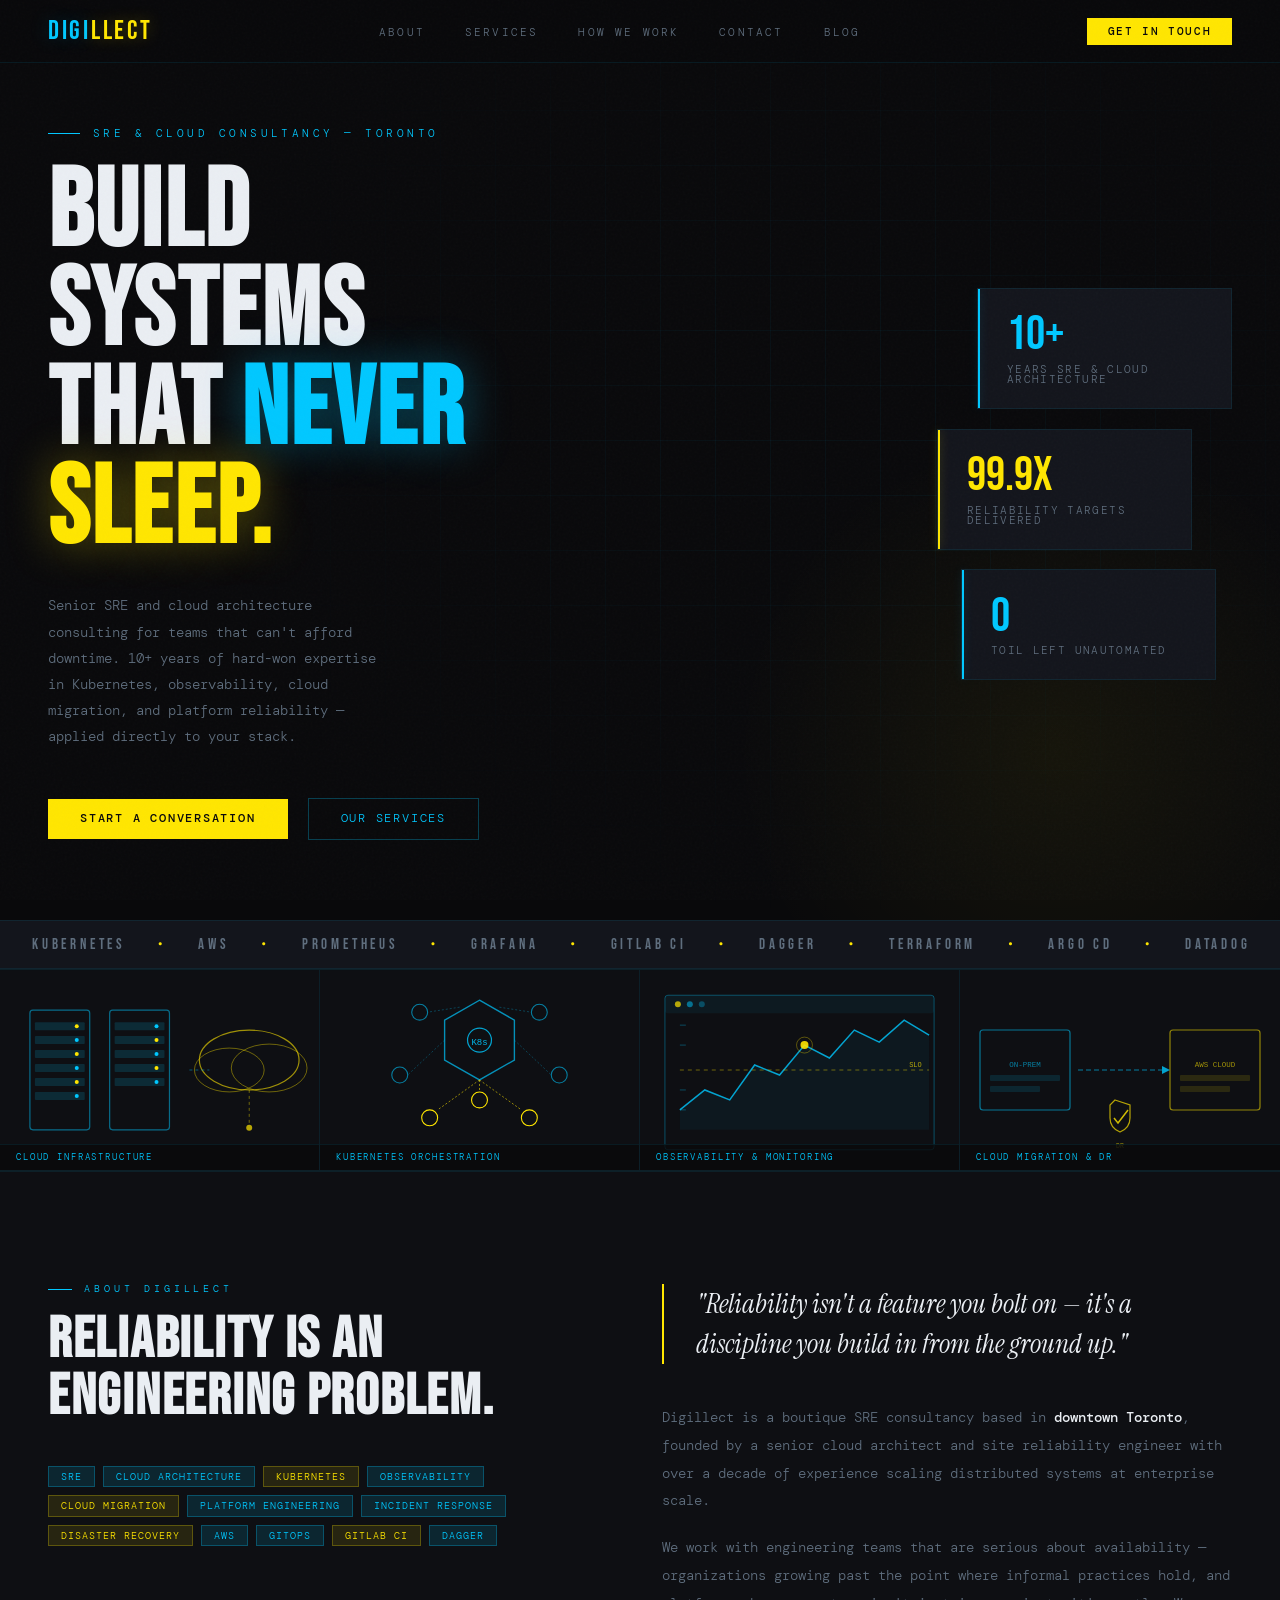
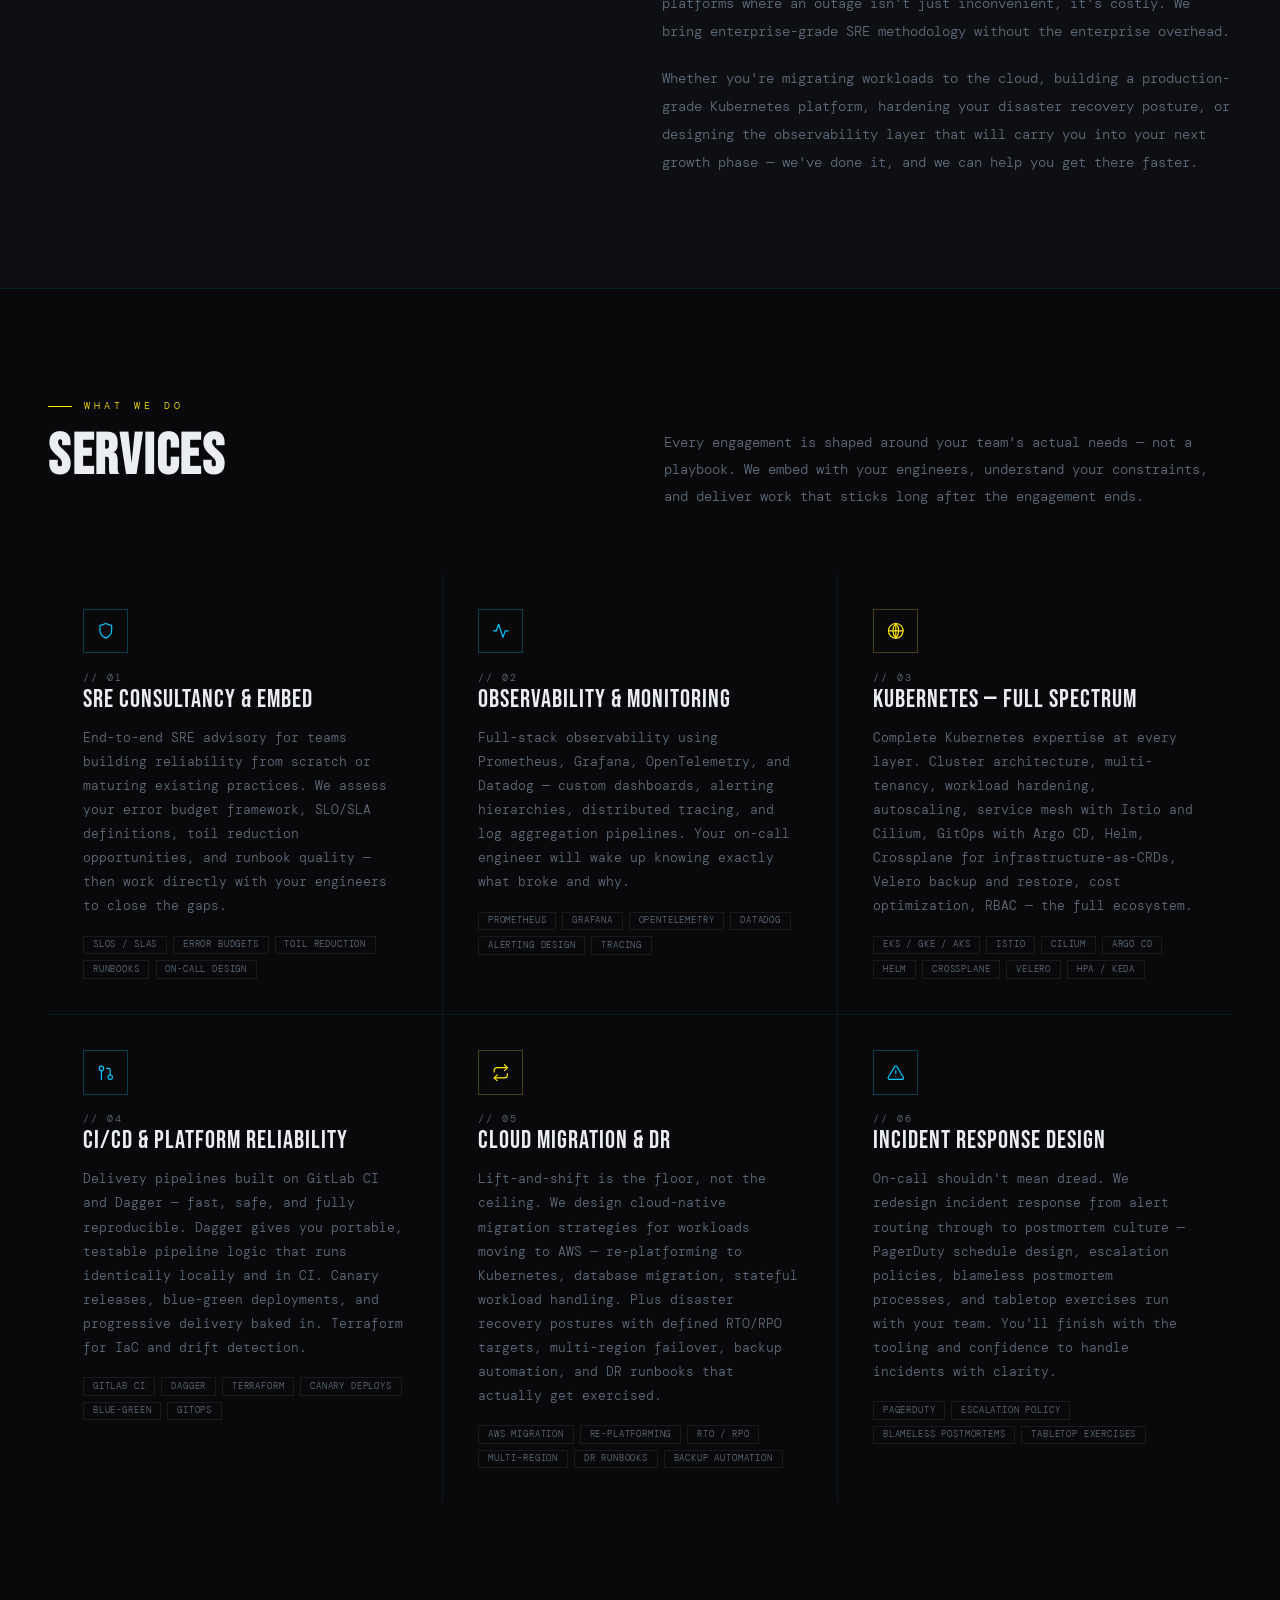
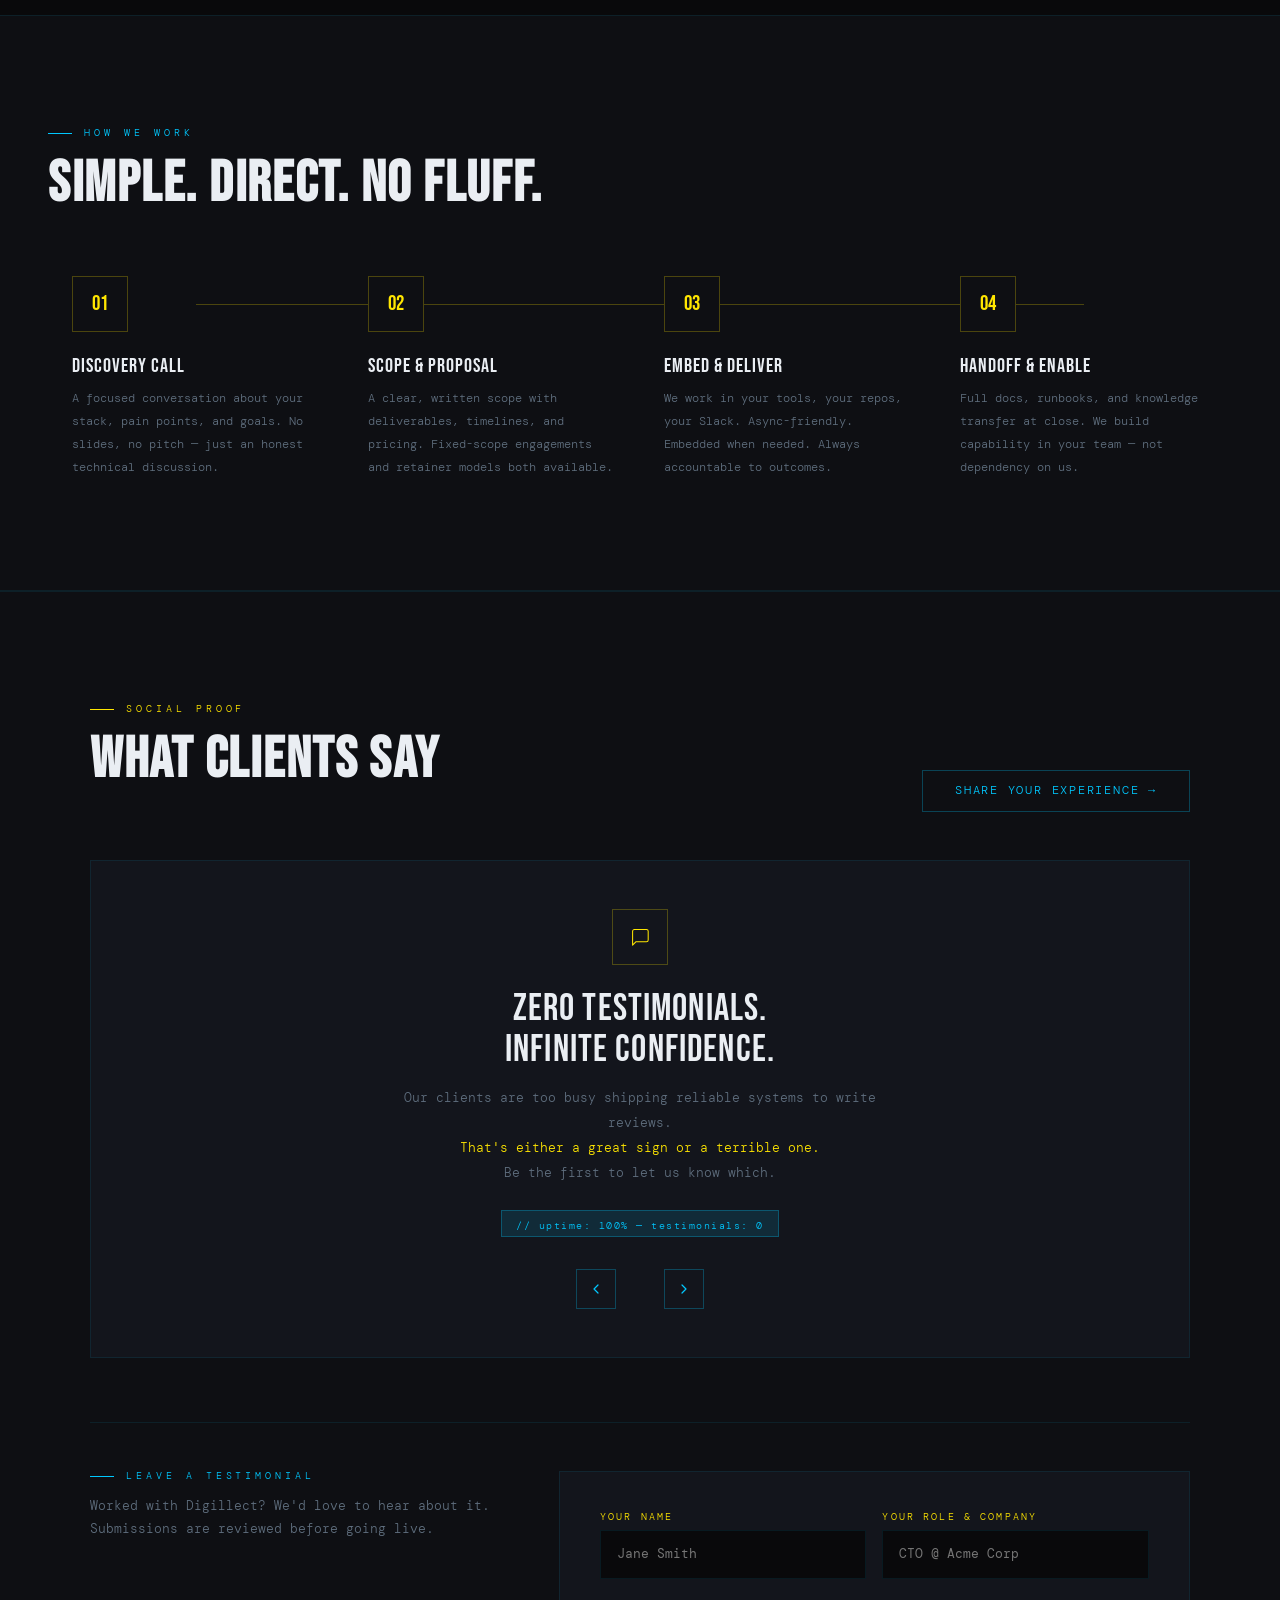
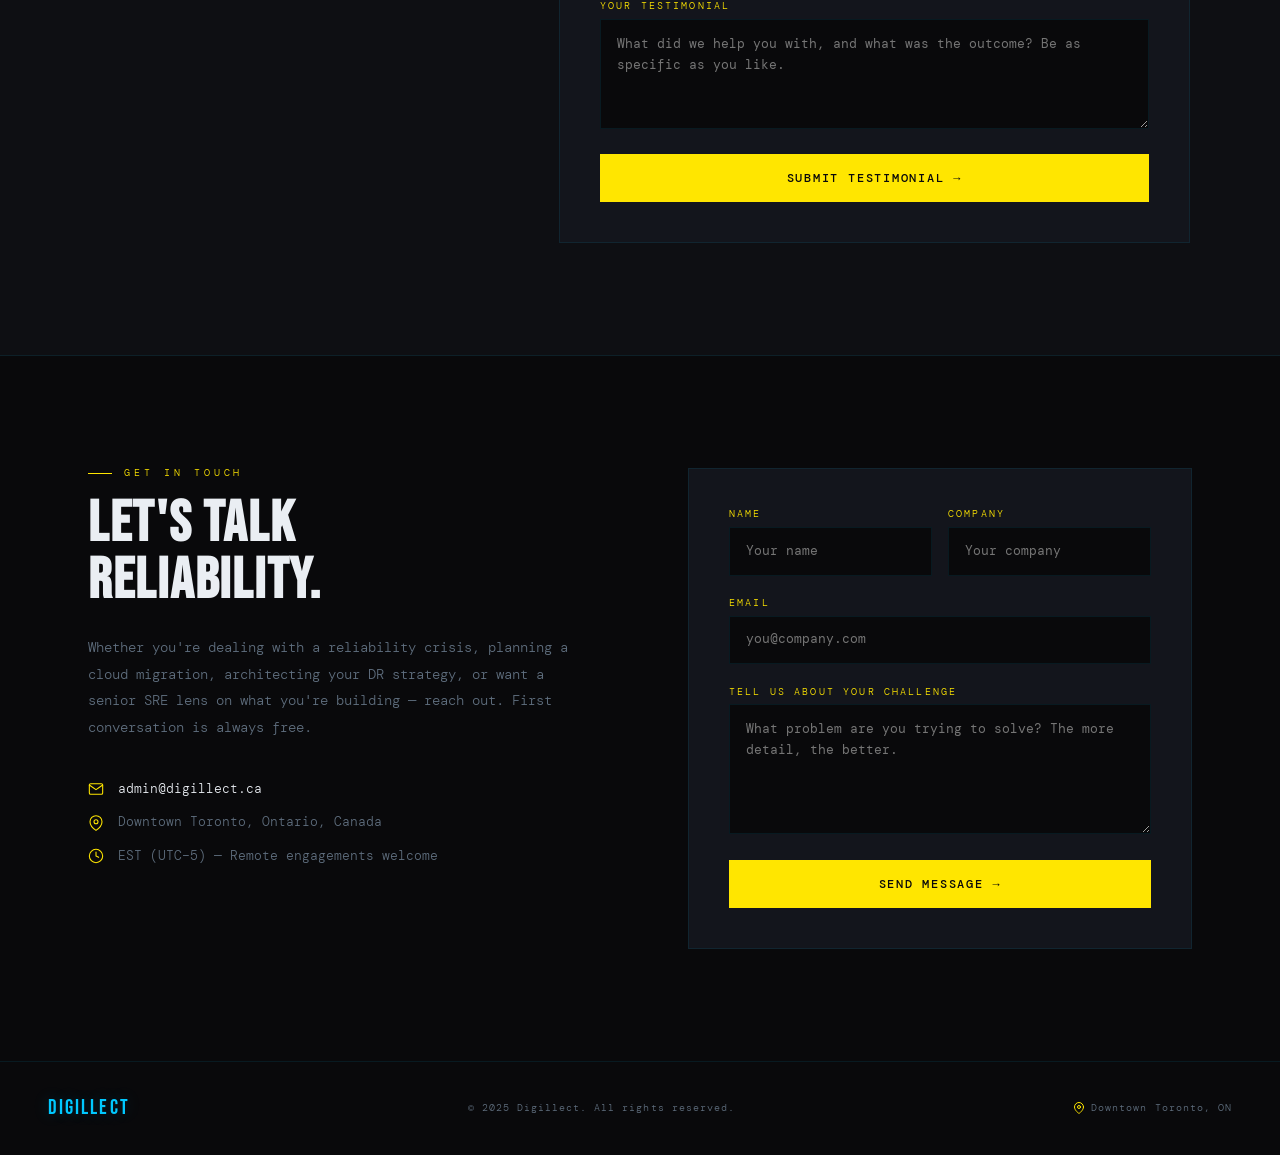
<file: index.html>
<!DOCTYPE html>
<html lang="en">
<head>
  <meta charset="UTF-8" />
  <meta name="viewport" content="width=device-width, initial-scale=1.0" />
  <title>Digillect — SRE &amp; Cloud Consultancy, Toronto</title>
  <meta name="description" content="Digillect is a Toronto-based SRE and cloud consultancy with 10+ years in Kubernetes, observability, cloud migration, disaster recovery, and platform reliability." />
  <meta name="keywords" content="SRE consultancy Toronto, site reliability engineering, Kubernetes expert, cloud migration AWS, observability Prometheus Grafana, GitLab CI Dagger, disaster recovery, platform engineering, DevOps consulting Toronto" />
  <meta name="author" content="Digillect" />
  <meta name="robots" content="index, follow" />
  <link rel="canonical" href="https://digillect.ca/" />

  <!-- Open Graph (LinkedIn, Slack, Facebook previews) -->
  <meta property="og:type"        content="website" />
  <meta property="og:url"         content="https://digillect.ca/" />
  <meta property="og:title"       content="Digillect — SRE &amp; Cloud Consultancy, Toronto" />
  <meta property="og:description" content="Senior SRE and cloud architecture consulting for teams that can't afford downtime. 10+ years in Kubernetes, observability, cloud migration, and platform reliability." />
  <meta property="og:image"       content="https://digillect.ca/assets/og-image.png" />
  <meta property="og:locale"      content="en_CA" />
  <meta property="og:site_name"   content="Digillect" />

  <!-- Twitter / X Card -->
  <meta name="twitter:card"        content="summary_large_image" />
  <meta name="twitter:url"         content="https://digillect.ca/" />
  <meta name="twitter:title"       content="Digillect — SRE &amp; Cloud Consultancy, Toronto" />
  <meta name="twitter:description" content="Senior SRE and cloud architecture consulting for teams that can't afford downtime. Kubernetes, observability, cloud migration, DR." />
  <meta name="twitter:image"       content="https://digillect.ca/assets/og-image.png" />

  <!-- Structured Data — Local Business + Professional Service -->
  <script type="application/ld+json">
  {
    "@context": "https://schema.org",
    "@type": ["ProfessionalService", "LocalBusiness"],
    "name": "Digillect",
    "description": "Toronto-based SRE and cloud consultancy specialising in Kubernetes, observability, cloud migration, disaster recovery, and platform reliability.",
    "url": "https://digillect.ca",
    "email": "admin@digillect.ca",
    "address": {
      "@type": "PostalAddress",
      "addressLocality": "Toronto",
      "addressRegion": "ON",
      "addressCountry": "CA"
    },
    "areaServed": [
      { "@type": "City", "name": "Toronto" },
      { "@type": "Country", "name": "Canada" }
    ],
    "serviceType": [
      "SRE Consultancy",
      "Cloud Architecture",
      "Kubernetes Engineering",
      "Observability & Monitoring",
      "Cloud Migration",
      "Disaster Recovery",
      "CI/CD Platform Engineering",
      "Incident Response Design"
    ],
    "knowsAbout": [
      "Site Reliability Engineering",
      "Kubernetes",
      "AWS",
      "Prometheus",
      "Grafana",
      "GitLab CI",
      "Dagger",
      "Terraform",
      "Argo CD",
      "OpenTelemetry"
    ],
    "sameAs": []
  }
  </script>

  <!-- Fonts -->
  <link rel="preconnect" href="https://fonts.googleapis.com" />
  <link rel="preconnect" href="https://fonts.gstatic.com" crossorigin />
  <link href="https://fonts.googleapis.com/css2?family=Bebas+Neue&family=DM+Mono:ital,wght@0,300;0,400;0,500;1,300&family=Instrument+Serif:ital@0;1&display=swap" rel="stylesheet" />

  <!-- Styles -->
  <link rel="stylesheet" href="css/tokens.css" />
  <link rel="stylesheet" href="css/nav.css" />
  <link rel="stylesheet" href="css/hero.css" />
  <link rel="stylesheet" href="css/sections.css" />
  <link rel="stylesheet" href="css/responsive.css" />
</head>
<body>

<!-- ══════════════════════════════════════════
     NAV
══════════════════════════════════════════ -->
<nav>
  <a class="nav-logo" href="#">Digi<span>llect</span></a>
  <ul class="nav-links">
    <li><a href="#about">About</a></li>
    <li><a href="#services">Services</a></li>
    <li><a href="#engage">How We Work</a></li>
    <li><a href="#contact">Contact</a></li>
    <li><a href="blog/index.html">Blog</a></li>
  </ul>
  <a class="nav-cta" href="#contact">Get in Touch</a>
  <button class="nav-hamburger" id="nav-hamburger" aria-label="Toggle menu">
    <span></span><span></span><span></span>
  </button>
</nav>

<!-- Mobile drawer -->
<div class="nav-mobile-drawer" id="nav-mobile-drawer">
  <a href="#about"          onclick="closeDrawer()">About</a>
  <a href="#services"       onclick="closeDrawer()">Services</a>
  <a href="#engage"         onclick="closeDrawer()">How We Work</a>
  <a href="#testimonials"   onclick="closeDrawer()">Testimonials</a>
  <a href="blog/index.html" onclick="closeDrawer()">Blog</a>
  <a href="#contact"        onclick="closeDrawer()">Contact</a>
  <a href="#contact" class="drawer-cta" onclick="closeDrawer()">Get in Touch</a>
</div>

<!-- ══════════════════════════════════════════
     HERO
══════════════════════════════════════════ -->
<section id="hero">
  <div class="hero-grid" aria-hidden="true"></div>

  <div class="hero-left" style="position:relative;z-index:1;">
    <p class="hero-eyebrow">SRE &amp; Cloud Consultancy — Toronto</p>
    <h1 class="hero-headline">
      Build<br>Systems<br>That <span class="hb">Never</span><br><span class="hy">Sleep.</span>
    </h1>
    <p class="hero-sub">
      Senior SRE and cloud architecture consulting for teams that can't afford downtime.
      10+ years of hard-won expertise in Kubernetes, observability, cloud migration,
      and platform reliability — applied directly to your stack.
    </p>
    <div class="hero-actions">
      <a class="btn-primary" href="#contact">Start a Conversation</a>
      <a class="btn-ghost"   href="#services">Our Services</a>
    </div>
  </div>

  <div class="hero-right" aria-hidden="true">
    <div class="stat-card">
      <div class="stat-num">10+</div>
      <div class="stat-label">Years SRE &amp; Cloud Architecture</div>
    </div>
    <div class="stat-card yc">
      <div class="stat-num">99.9x</div>
      <div class="stat-label">Reliability Targets Delivered</div>
    </div>
    <div class="stat-card">
      <div class="stat-num">0</div>
      <div class="stat-label">Toil Left Unautomated</div>
    </div>
  </div>
</section>

<!-- ══════════════════════════════════════════
     TECH MARQUEE
══════════════════════════════════════════ -->
<div class="marquee-wrapper" aria-hidden="true">
  <div class="marquee-track">
    <div class="marquee-item">Kubernetes<span class="mdot">●</span>AWS<span class="mdot">●</span>Prometheus<span class="mdot">●</span>Grafana<span class="mdot">●</span>GitLab CI<span class="mdot">●</span>Dagger<span class="mdot">●</span>Terraform<span class="mdot">●</span>Argo CD<span class="mdot">●</span>Datadog<span class="mdot">●</span>Helm<span class="mdot">●</span>Istio<span class="mdot">●</span>Cilium<span class="mdot">●</span>OpenTelemetry<span class="mdot">●</span>EKS<span class="mdot">●</span>GKE<span class="mdot">●</span>Velero<span class="mdot">●</span>Crossplane<span class="mdot">●</span>PagerDuty<span class="mdot">●</span></div>
    <div class="marquee-item">Kubernetes<span class="mdot">●</span>AWS<span class="mdot">●</span>Prometheus<span class="mdot">●</span>Grafana<span class="mdot">●</span>GitLab CI<span class="mdot">●</span>Dagger<span class="mdot">●</span>Terraform<span class="mdot">●</span>Argo CD<span class="mdot">●</span>Datadog<span class="mdot">●</span>Helm<span class="mdot">●</span>Istio<span class="mdot">●</span>Cilium<span class="mdot">●</span>OpenTelemetry<span class="mdot">●</span>EKS<span class="mdot">●</span>GKE<span class="mdot">●</span>Velero<span class="mdot">●</span>Crossplane<span class="mdot">●</span>PagerDuty<span class="mdot">●</span></div>
  </div>
</div>

<!-- ══════════════════════════════════════════
     ILLUSTRATION STRIP
     SVGs are inlined for guaranteed rendering
     (no external requests, no CORS issues).
     Source files also exist in assets/svg/
     for editing convenience.
══════════════════════════════════════════ -->
<div class="illus-strip">

  <div class="illus-cell">
    <svg viewBox="0 0 320 200" xmlns="http://www.w3.org/2000/svg">
      <rect width="320" height="200" fill="#0e0f13"/>
      <rect x="30" y="40" width="60" height="120" rx="3" fill="none" stroke="#00c8ff" stroke-width="1.2" opacity="0.5"/>
      <rect x="35" y="52" width="50" height="8" rx="1" fill="#00c8ff" opacity="0.15"/>
      <rect x="35" y="66" width="50" height="8" rx="1" fill="#00c8ff" opacity="0.15"/>
      <rect x="35" y="80" width="50" height="8" rx="1" fill="#00c8ff" opacity="0.15"/>
      <rect x="35" y="94" width="50" height="8" rx="1" fill="#00c8ff" opacity="0.15"/>
      <rect x="35" y="108" width="50" height="8" rx="1" fill="#00c8ff" opacity="0.15"/>
      <rect x="35" y="122" width="50" height="8" rx="1" fill="#00c8ff" opacity="0.15"/>
      <circle cx="77" cy="56"  r="2" fill="#ffe600"/><circle cx="77" cy="70"  r="2" fill="#00c8ff"/>
      <circle cx="77" cy="84"  r="2" fill="#ffe600"/><circle cx="77" cy="98"  r="2" fill="#00c8ff"/>
      <circle cx="77" cy="112" r="2" fill="#ffe600"/><circle cx="77" cy="126" r="2" fill="#00c8ff"/>
      <rect x="110" y="40" width="60" height="120" rx="3" fill="none" stroke="#00c8ff" stroke-width="1.2" opacity="0.5"/>
      <rect x="115" y="52" width="50" height="8" rx="1" fill="#00c8ff" opacity="0.15"/>
      <rect x="115" y="66" width="50" height="8" rx="1" fill="#00c8ff" opacity="0.15"/>
      <rect x="115" y="80" width="50" height="8" rx="1" fill="#00c8ff" opacity="0.15"/>
      <rect x="115" y="94" width="50" height="8" rx="1" fill="#00c8ff" opacity="0.15"/>
      <rect x="115" y="108" width="50" height="8" rx="1" fill="#00c8ff" opacity="0.15"/>
      <circle cx="157" cy="56" r="2" fill="#00c8ff"/><circle cx="157" cy="70" r="2" fill="#ffe600"/>
      <circle cx="157" cy="84" r="2" fill="#00c8ff"/><circle cx="157" cy="98" r="2" fill="#ffe600"/>
      <circle cx="157" cy="112" r="2" fill="#00c8ff"/>
      <ellipse cx="250" cy="90"  rx="50" ry="30" fill="none" stroke="#ffe600" stroke-width="1.2" opacity="0.6"/>
      <ellipse cx="230" cy="100" rx="35" ry="22" fill="none" stroke="#ffe600" stroke-width="1"   opacity="0.4"/>
      <ellipse cx="270" cy="98"  rx="38" ry="24" fill="none" stroke="#ffe600" stroke-width="1"   opacity="0.4"/>
      <line x1="190" y1="100" x2="210" y2="100" stroke="#00c8ff" stroke-width="0.8" stroke-dasharray="3,3" opacity="0.5"/>
      <line x1="250" y1="120" x2="250" y2="155" stroke="#ffe600" stroke-width="0.8" stroke-dasharray="3,3" opacity="0.5"/>
      <circle cx="250" cy="158" r="3" fill="#ffe600" opacity="0.7"/>
    </svg>
    <div class="illus-label">Cloud Infrastructure</div>
  </div>

  <div class="illus-cell">
    <svg viewBox="0 0 320 200" xmlns="http://www.w3.org/2000/svg">
      <rect width="320" height="200" fill="#0e0f13"/>
      <polygon points="160,30 195,50 195,90 160,110 125,90 125,50" fill="none" stroke="#00c8ff" stroke-width="1.4" opacity="0.7"/>
      <circle cx="160" cy="70" r="12" fill="none" stroke="#00c8ff" stroke-width="1.2" opacity="0.8"/>
      <text x="160" y="75" text-anchor="middle" font-family="monospace" font-size="9" fill="#00c8ff" opacity="0.9">K8s</text>
      <circle cx="160" cy="130" r="8" fill="none" stroke="#ffe600" stroke-width="1.1"/>
      <circle cx="210" cy="148" r="8" fill="none" stroke="#ffe600" stroke-width="1.1"/>
      <circle cx="110" cy="148" r="8" fill="none" stroke="#ffe600" stroke-width="1.1"/>
      <circle cx="240" cy="105" r="8" fill="none" stroke="#00c8ff" stroke-width="1.1" opacity="0.6"/>
      <circle cx="80"  cy="105" r="8" fill="none" stroke="#00c8ff" stroke-width="1.1" opacity="0.6"/>
      <circle cx="220" cy="42"  r="8" fill="none" stroke="#00c8ff" stroke-width="1.1" opacity="0.6"/>
      <circle cx="100" cy="42"  r="8" fill="none" stroke="#00c8ff" stroke-width="1.1" opacity="0.6"/>
      <line x1="160" y1="110" x2="160" y2="122" stroke="#ffe600" stroke-width="0.8" stroke-dasharray="2,2" opacity="0.7"/>
      <line x1="160" y1="110" x2="202" y2="140" stroke="#ffe600" stroke-width="0.8" stroke-dasharray="2,2" opacity="0.7"/>
      <line x1="160" y1="110" x2="118" y2="140" stroke="#ffe600" stroke-width="0.8" stroke-dasharray="2,2" opacity="0.7"/>
      <line x1="195" y1="70"  x2="232" y2="105" stroke="#00c8ff" stroke-width="0.7" stroke-dasharray="2,2" opacity="0.4"/>
      <line x1="125" y1="70"  x2="88"  y2="105" stroke="#00c8ff" stroke-width="0.7" stroke-dasharray="2,2" opacity="0.4"/>
      <line x1="180" y1="37"  x2="212" y2="42"  stroke="#00c8ff" stroke-width="0.7" stroke-dasharray="2,2" opacity="0.4"/>
      <line x1="140" y1="37"  x2="108" y2="42"  stroke="#00c8ff" stroke-width="0.7" stroke-dasharray="2,2" opacity="0.4"/>
    </svg>
    <div class="illus-label">Kubernetes Orchestration</div>
  </div>

  <div class="illus-cell">
    <svg viewBox="0 0 320 200" xmlns="http://www.w3.org/2000/svg">
      <rect width="320" height="200" fill="#0e0f13"/>
      <rect x="25" y="25" width="270" height="155" rx="3" fill="none" stroke="#00c8ff" stroke-width="1" opacity="0.35"/>
      <rect x="25" y="25" width="270" height="18" rx="3" fill="#00c8ff" opacity="0.06"/>
      <circle cx="38" cy="34" r="3" fill="#ffe600" opacity="0.7"/>
      <circle cx="50" cy="34" r="3" fill="#00c8ff" opacity="0.5"/>
      <circle cx="62" cy="34" r="3" fill="#00c8ff" opacity="0.3"/>
      <polyline points="40,140 65,120 90,130 115,95 140,105 165,75 190,88 215,60 240,72 265,50 290,65" fill="none" stroke="#00c8ff" stroke-width="1.5" opacity="0.8"/>
      <polygon points="40,140 65,120 90,130 115,95 140,105 165,75 190,88 215,60 240,72 265,50 290,65 290,160 40,160" fill="#00c8ff" opacity="0.05"/>
      <line x1="40" y1="100" x2="290" y2="100" stroke="#ffe600" stroke-width="0.8" stroke-dasharray="4,4" opacity="0.5"/>
      <text x="270" y="97" font-family="monospace" font-size="7" fill="#ffe600" opacity="0.7">SLO</text>
      <circle cx="165" cy="75" r="4" fill="#ffe600" opacity="0.9"/>
      <circle cx="165" cy="75" r="8" fill="none" stroke="#ffe600" stroke-width="0.8" opacity="0.4"/>
      <line x1="40" y1="55"  x2="46" y2="55"  stroke="#00c8ff" stroke-width="0.8" opacity="0.4"/>
      <line x1="40" y1="75"  x2="46" y2="75"  stroke="#00c8ff" stroke-width="0.8" opacity="0.4"/>
      <line x1="40" y1="120" x2="46" y2="120" stroke="#00c8ff" stroke-width="0.8" opacity="0.4"/>
      <line x1="40" y1="140" x2="46" y2="140" stroke="#00c8ff" stroke-width="0.8" opacity="0.4"/>
    </svg>
    <div class="illus-label">Observability &amp; Monitoring</div>
  </div>

  <div class="illus-cell">
    <svg viewBox="0 0 320 200" xmlns="http://www.w3.org/2000/svg">
      <rect width="320" height="200" fill="#0e0f13"/>
      <rect x="20" y="60" width="90" height="80" rx="3" fill="none" stroke="#00c8ff" stroke-width="1.2" opacity="0.55"/>
      <text x="65" y="97" text-anchor="middle" font-family="monospace" font-size="7.5" fill="#00c8ff" opacity="0.6">ON-PREM</text>
      <rect x="30" y="105" width="70" height="6" rx="1" fill="#00c8ff" opacity="0.12"/>
      <rect x="30" y="116" width="50" height="6" rx="1" fill="#00c8ff" opacity="0.12"/>
      <rect x="210" y="60" width="90" height="80" rx="3" fill="none" stroke="#ffe600" stroke-width="1.2" opacity="0.55"/>
      <text x="255" y="97" text-anchor="middle" font-family="monospace" font-size="7.5" fill="#ffe600" opacity="0.6">AWS CLOUD</text>
      <rect x="220" y="105" width="70" height="6" rx="1" fill="#ffe600" opacity="0.12"/>
      <rect x="220" y="116" width="50" height="6" rx="1" fill="#ffe600" opacity="0.12"/>
      <line x1="118" y1="100" x2="202" y2="100" stroke="#00c8ff" stroke-width="1.2" stroke-dasharray="5,3" opacity="0.6"/>
      <polygon points="202,96 210,100 202,104" fill="#00c8ff" opacity="0.8"/>
      <path d="M155,130 L170,135 L170,148 Q170,158 160,162 Q150,158 150,148 L150,135 Z" fill="none" stroke="#ffe600" stroke-width="1.2" opacity="0.7"/>
      <polyline points="154,148 158,153 168,140" fill="none" stroke="#ffe600" stroke-width="1.5" opacity="0.8"/>
      <text x="160" y="178" text-anchor="middle" font-family="monospace" font-size="6.5" fill="#ffe600" opacity="0.6">DR</text>
    </svg>
    <div class="illus-label">Cloud Migration &amp; DR</div>
  </div>

</div>

<!-- ══════════════════════════════════════════
     ABOUT
══════════════════════════════════════════ -->
<section id="about">
  <div class="about-grid reveal">
    <div>
      <p class="section-label">About Digillect</p>
      <h2 class="section-title">Reliability Is an Engineering Problem.</h2>
      <div class="tag-list">
        <span class="tag">SRE</span>
        <span class="tag">Cloud Architecture</span>
        <span class="tag y">Kubernetes</span>
        <span class="tag">Observability</span>
        <span class="tag y">Cloud Migration</span>
        <span class="tag">Platform Engineering</span>
        <span class="tag">Incident Response</span>
        <span class="tag y">Disaster Recovery</span>
        <span class="tag">AWS</span>
        <span class="tag">GitOps</span>
        <span class="tag y">GitLab CI</span>
        <span class="tag">Dagger</span>
      </div>
    </div>
    <div>
      <blockquote class="about-quote">
        "Reliability isn't a feature you bolt on — it's a discipline you build in from the ground up."
      </blockquote>
      <div class="about-body">
        <p>Digillect is a boutique SRE consultancy based in <strong>downtown Toronto</strong>, founded by a senior cloud architect and site reliability engineer with over a decade of experience scaling distributed systems at enterprise scale.</p>
        <p>We work with engineering teams that are serious about availability — organizations growing past the point where informal practices hold, and platforms where an outage isn't just inconvenient, it's costly. We bring enterprise-grade SRE methodology without the enterprise overhead.</p>
        <p>Whether you're migrating workloads to the cloud, building a production-grade Kubernetes platform, hardening your disaster recovery posture, or designing the observability layer that will carry you into your next growth phase — we've done it, and we can help you get there faster.</p>
      </div>
    </div>
  </div>
</section>

<!-- ══════════════════════════════════════════
     SERVICES
══════════════════════════════════════════ -->
<section id="services">
  <div class="services-wrap">
    <div class="services-header reveal">
      <div>
        <p class="section-label y">What We Do</p>
        <h2 class="section-title">Services</h2>
      </div>
      <p class="services-intro">Every engagement is shaped around your team's actual needs — not a playbook. We embed with your engineers, understand your constraints, and deliver work that sticks long after the engagement ends.</p>
    </div>

    <div class="services-grid" id="svc-grid">

      <!-- 01 SRE Consultancy -->
      <div class="svc-card">
        <div class="svc-icon-box">
          <svg viewBox="0 0 24 24"><path d="M12 22s8-4 8-10V5l-8-3-8 3v7c0 6 8 10 8 10z"/></svg>
        </div>
        <div class="svc-num">// 01</div>
        <div class="svc-name">SRE Consultancy &amp; Embed</div>
        <p class="svc-desc">End-to-end SRE advisory for teams building reliability from scratch or maturing existing practices. We assess your error budget framework, SLO/SLA definitions, toil reduction opportunities, and runbook quality — then work directly with your engineers to close the gaps.</p>
        <div class="svc-tags">
          <span class="svc-tag">SLOs / SLAs</span>
          <span class="svc-tag">Error Budgets</span>
          <span class="svc-tag">Toil Reduction</span>
          <span class="svc-tag">Runbooks</span>
          <span class="svc-tag">On-Call Design</span>
        </div>
      </div>

      <!-- 02 Observability -->
      <div class="svc-card">
        <div class="svc-icon-box">
          <svg viewBox="0 0 24 24"><polyline points="22 12 18 12 15 21 9 3 6 12 2 12"/></svg>
        </div>
        <div class="svc-num">// 02</div>
        <div class="svc-name">Observability &amp; Monitoring</div>
        <p class="svc-desc">Full-stack observability using Prometheus, Grafana, OpenTelemetry, and Datadog — custom dashboards, alerting hierarchies, distributed tracing, and log aggregation pipelines. Your on-call engineer will wake up knowing exactly what broke and why.</p>
        <div class="svc-tags">
          <span class="svc-tag">Prometheus</span>
          <span class="svc-tag">Grafana</span>
          <span class="svc-tag">OpenTelemetry</span>
          <span class="svc-tag">Datadog</span>
          <span class="svc-tag">Alerting Design</span>
          <span class="svc-tag">Tracing</span>
        </div>
      </div>

      <!-- 03 Kubernetes -->
      <div class="svc-card yc">
        <div class="svc-icon-box y">
          <svg viewBox="0 0 24 24"><circle cx="12" cy="12" r="10"/><line x1="12" y1="2" x2="12" y2="22"/><path d="M2 12h20"/><path d="M12 2a15.3 15.3 0 014 10 15.3 15.3 0 01-4 10 15.3 15.3 0 01-4-10 15.3 15.3 0 014-10z"/></svg>
        </div>
        <div class="svc-num">// 03</div>
        <div class="svc-name">Kubernetes — Full Spectrum</div>
        <p class="svc-desc">Complete Kubernetes expertise at every layer. Cluster architecture, multi-tenancy, workload hardening, autoscaling, service mesh with Istio and Cilium, GitOps with Argo CD, Helm, Crossplane for infrastructure-as-CRDs, Velero backup and restore, cost optimization, RBAC — the full ecosystem.</p>
        <div class="svc-tags">
          <span class="svc-tag">EKS / GKE / AKS</span>
          <span class="svc-tag">Istio</span>
          <span class="svc-tag">Cilium</span>
          <span class="svc-tag">Argo CD</span>
          <span class="svc-tag">Helm</span>
          <span class="svc-tag">Crossplane</span>
          <span class="svc-tag">Velero</span>
          <span class="svc-tag">HPA / KEDA</span>
        </div>
      </div>

      <!-- 04 CI/CD -->
      <div class="svc-card">
        <div class="svc-icon-box">
          <svg viewBox="0 0 24 24"><circle cx="18" cy="18" r="3"/><circle cx="6" cy="6" r="3"/><path d="M13 6h3a2 2 0 012 2v7"/><line x1="6" y1="9" x2="6" y2="21"/></svg>
        </div>
        <div class="svc-num">// 04</div>
        <div class="svc-name">CI/CD &amp; Platform Reliability</div>
        <p class="svc-desc">Delivery pipelines built on GitLab CI and Dagger — fast, safe, and fully reproducible. Dagger gives you portable, testable pipeline logic that runs identically locally and in CI. Canary releases, blue-green deployments, and progressive delivery baked in. Terraform for IaC and drift detection.</p>
        <div class="svc-tags">
          <span class="svc-tag">GitLab CI</span>
          <span class="svc-tag">Dagger</span>
          <span class="svc-tag">Terraform</span>
          <span class="svc-tag">Canary Deploys</span>
          <span class="svc-tag">Blue-Green</span>
          <span class="svc-tag">GitOps</span>
        </div>
      </div>

      <!-- 05 Cloud Migration & DR -->
      <div class="svc-card yc">
        <div class="svc-icon-box y">
          <svg viewBox="0 0 24 24"><polyline points="17 1 21 5 17 9"/><path d="M3 11V9a4 4 0 014-4h14"/><polyline points="7 23 3 19 7 15"/><path d="M21 13v2a4 4 0 01-4 4H3"/></svg>
        </div>
        <div class="svc-num">// 05</div>
        <div class="svc-name">Cloud Migration &amp; DR</div>
        <p class="svc-desc">Lift-and-shift is the floor, not the ceiling. We design cloud-native migration strategies for workloads moving to AWS — re-platforming to Kubernetes, database migration, stateful workload handling. Plus disaster recovery postures with defined RTO/RPO targets, multi-region failover, backup automation, and DR runbooks that actually get exercised.</p>
        <div class="svc-tags">
          <span class="svc-tag">AWS Migration</span>
          <span class="svc-tag">Re-Platforming</span>
          <span class="svc-tag">RTO / RPO</span>
          <span class="svc-tag">Multi-Region</span>
          <span class="svc-tag">DR Runbooks</span>
          <span class="svc-tag">Backup Automation</span>
        </div>
      </div>

      <!-- 06 Incident Response -->
      <div class="svc-card">
        <div class="svc-icon-box">
          <svg viewBox="0 0 24 24"><path d="M10.29 3.86L1.82 18a2 2 0 001.71 3h16.94a2 2 0 001.71-3L13.71 3.86a2 2 0 00-3.42 0z"/><line x1="12" y1="9" x2="12" y2="13"/><line x1="12" y1="17" x2="12.01" y2="17"/></svg>
        </div>
        <div class="svc-num">// 06</div>
        <div class="svc-name">Incident Response Design</div>
        <p class="svc-desc">On-call shouldn't mean dread. We redesign incident response from alert routing through to postmortem culture — PagerDuty schedule design, escalation policies, blameless postmortem processes, and tabletop exercises run with your team. You'll finish with the tooling and confidence to handle incidents with clarity.</p>
        <div class="svc-tags">
          <span class="svc-tag">PagerDuty</span>
          <span class="svc-tag">Escalation Policy</span>
          <span class="svc-tag">Blameless Postmortems</span>
          <span class="svc-tag">Tabletop Exercises</span>
        </div>
      </div>

    </div>
  </div>
</section>

<!-- ══════════════════════════════════════════
     HOW WE WORK
══════════════════════════════════════════ -->
<section id="engage">
  <div class="engage-inner">
    <div class="reveal">
      <p class="section-label">How We Work</p>
      <h2 class="section-title">Simple. Direct. No Fluff.</h2>
    </div>
    <div class="engage-steps reveal">
      <div class="step">
        <div class="step-num">01</div>
        <div class="step-title">Discovery Call</div>
        <p class="step-desc">A focused conversation about your stack, pain points, and goals. No slides, no pitch — just an honest technical discussion.</p>
      </div>
      <div class="step">
        <div class="step-num">02</div>
        <div class="step-title">Scope &amp; Proposal</div>
        <p class="step-desc">A clear, written scope with deliverables, timelines, and pricing. Fixed-scope engagements and retainer models both available.</p>
      </div>
      <div class="step">
        <div class="step-num">03</div>
        <div class="step-title">Embed &amp; Deliver</div>
        <p class="step-desc">We work in your tools, your repos, your Slack. Async-friendly. Embedded when needed. Always accountable to outcomes.</p>
      </div>
      <div class="step">
        <div class="step-num">04</div>
        <div class="step-title">Handoff &amp; Enable</div>
        <p class="step-desc">Full docs, runbooks, and knowledge transfer at close. We build capability in your team — not dependency on us.</p>
      </div>
    </div>
  </div>
</section>

<!-- ══════════════════════════════════════════
     TESTIMONIALS
══════════════════════════════════════════ -->
<section id="testimonials">
  <div class="testi-wrap reveal">

    <div class="testi-header">
      <div>
        <p class="section-label y">Social Proof</p>
        <h2 class="section-title">What Clients Say</h2>
      </div>
      <a href="#testi-submit" class="btn-ghost" style="align-self:flex-end;">Share Your Experience →</a>
    </div>

    <!-- Carousel -->
    <div class="testi-carousel" id="testi-carousel">

      <!-- Default empty state — shown when no testimonials exist -->
      <div class="testi-empty" id="testi-empty">
        <div class="testi-empty-icon">
          <svg viewBox="0 0 24 24" fill="none" stroke="currentColor" stroke-width="1.2" stroke-linecap="round" stroke-linejoin="round">
            <path d="M21 15a2 2 0 01-2 2H7l-4 4V5a2 2 0 012-2h14a2 2 0 012 2z"/>
          </svg>
        </div>
        <p class="testi-empty-headline">Zero testimonials.<br>Infinite confidence.</p>
        <p class="testi-empty-sub">
          Our clients are too busy shipping reliable systems to write reviews.<br>
          <span style="color:var(--yellow)">That's either a great sign or a terrible one.</span><br>
          Be the first to let us know which.
        </p>
        <div class="testi-empty-badge">
          <span class="testi-empty-badge-text">// uptime: 100% — testimonials: 0</span>
        </div>
      </div>

      <!-- Testimonial slides (hidden by default, shown via JS when populated) -->
      <div class="testi-slides" id="testi-slides" hidden>
        <!-- slides injected by JS from TESTIMONIALS array in main.js -->
      </div>

      <!-- Carousel controls -->
      <div class="testi-controls" id="testi-controls" hidden>
        <button class="testi-btn" id="testi-prev" aria-label="Previous">
          <svg viewBox="0 0 24 24" fill="none" stroke="currentColor" stroke-width="1.8" stroke-linecap="round" stroke-linejoin="round"><polyline points="15 18 9 12 15 6"/></svg>
        </button>
        <div class="testi-dots" id="testi-dots"></div>
        <button class="testi-btn" id="testi-next" aria-label="Next">
          <svg viewBox="0 0 24 24" fill="none" stroke="currentColor" stroke-width="1.8" stroke-linecap="round" stroke-linejoin="round"><polyline points="9 18 15 12 9 6"/></svg>
        </button>
      </div>

    </div><!-- /testi-carousel -->

    <!-- Submit a testimonial -->
    <div class="testi-submit-wrap" id="testi-submit">
      <div class="testi-submit-label">
        <p class="section-label" style="margin-bottom:0.5rem;">Leave a Testimonial</p>
        <p class="testi-submit-note">Worked with Digillect? We'd love to hear about it. Submissions are reviewed before going live.</p>
      </div>
      <div class="contact-form" style="flex:1;">
        <form id="testi-form" novalidate>
          <div class="form-row-2">
            <div>
              <label class="form-label">Your Name</label>
              <input class="form-input" type="text" name="testi_name" placeholder="Jane Smith" required />
            </div>
            <div>
              <label class="form-label">Your Role &amp; Company</label>
              <input class="form-input" type="text" name="testi_role" placeholder="CTO @ Acme Corp" required />
            </div>
          </div>
          <div class="form-row">
            <label class="form-label">Your Testimonial</label>
            <textarea class="form-textarea" name="testi_message" placeholder="What did we help you with, and what was the outcome? Be as specific as you like." required style="min-height:110px;"></textarea>
          </div>
          <button class="form-submit" id="testi-btn" type="submit">Submit Testimonial →</button>
          <div id="testi-status" class="form-status" hidden></div>
        </form>
      </div>
    </div>

  </div>
</section>

<!-- ══════════════════════════════════════════
     CONTACT
══════════════════════════════════════════ -->
<section id="contact">
  <div class="contact-grid reveal">
    <div>
      <p class="section-label y">Get in Touch</p>
      <h2 class="section-title">Let's Talk<br>Reliability.</h2>
      <p class="contact-body">Whether you're dealing with a reliability crisis, planning a cloud migration, architecting your DR strategy, or want a senior SRE lens on what you're building — reach out. First conversation is always free.</p>

      <div class="contact-row">
        <span class="contact-row-icon">
          <svg viewBox="0 0 24 24"><path d="M4 4h16c1.1 0 2 .9 2 2v12c0 1.1-.9 2-2 2H4c-1.1 0-2-.9-2-2V6c0-1.1.9-2 2-2z"/><polyline points="22,6 12,13 2,6"/></svg>
        </span>
        <a href="mailto:admin@digillect.ca">admin@digillect.ca</a>
      </div>
      <div class="contact-row">
        <span class="contact-row-icon">
          <svg viewBox="0 0 24 24"><path d="M21 10c0 7-9 13-9 13s-9-6-9-13a9 9 0 0118 0z"/><circle cx="12" cy="10" r="3"/></svg>
        </span>
        <span>Downtown Toronto, Ontario, Canada</span>
      </div>
      <div class="contact-row">
        <span class="contact-row-icon">
          <svg viewBox="0 0 24 24"><circle cx="12" cy="12" r="10"/><polyline points="12 6 12 12 16 14"/></svg>
        </span>
        <span>EST (UTC−5) — Remote engagements welcome</span>
      </div>
    </div>

    <div class="contact-form">
      <form id="contact-form" novalidate>
        <div class="form-row-2">
          <div>
            <label class="form-label">Name</label>
            <input class="form-input" type="text" name="name" placeholder="Your name" required />
          </div>
          <div>
            <label class="form-label">Company</label>
            <input class="form-input" type="text" name="company" placeholder="Your company" />
          </div>
        </div>
        <div class="form-row">
          <label class="form-label">Email</label>
          <input class="form-input" type="email" name="email" placeholder="you@company.com" required />
        </div>
        <div class="form-row">
          <label class="form-label">Tell us about your challenge</label>
          <textarea class="form-textarea" name="message" placeholder="What problem are you trying to solve? The more detail, the better." required></textarea>
        </div>
        <button class="form-submit" id="form-btn" type="submit">Send Message →</button>
        <div id="form-status" class="form-status" hidden></div>
      </form>
    </div>
  </div>
</section>

<!-- ══════════════════════════════════════════
     FOOTER
══════════════════════════════════════════ -->
<footer>
  <div class="footer-logo">Digillect</div>
  <div class="footer-copy">© 2025 Digillect. All rights reserved.</div>
  <div class="footer-loc">
    <svg viewBox="0 0 24 24"><path d="M21 10c0 7-9 13-9 13s-9-6-9-13a9 9 0 0118 0z"/><circle cx="12" cy="10" r="3"/></svg>
    Downtown Toronto, ON
  </div>
</footer>

<!-- JS -->
<script src="js/main.js"></script>
</body>
</html>
</file>
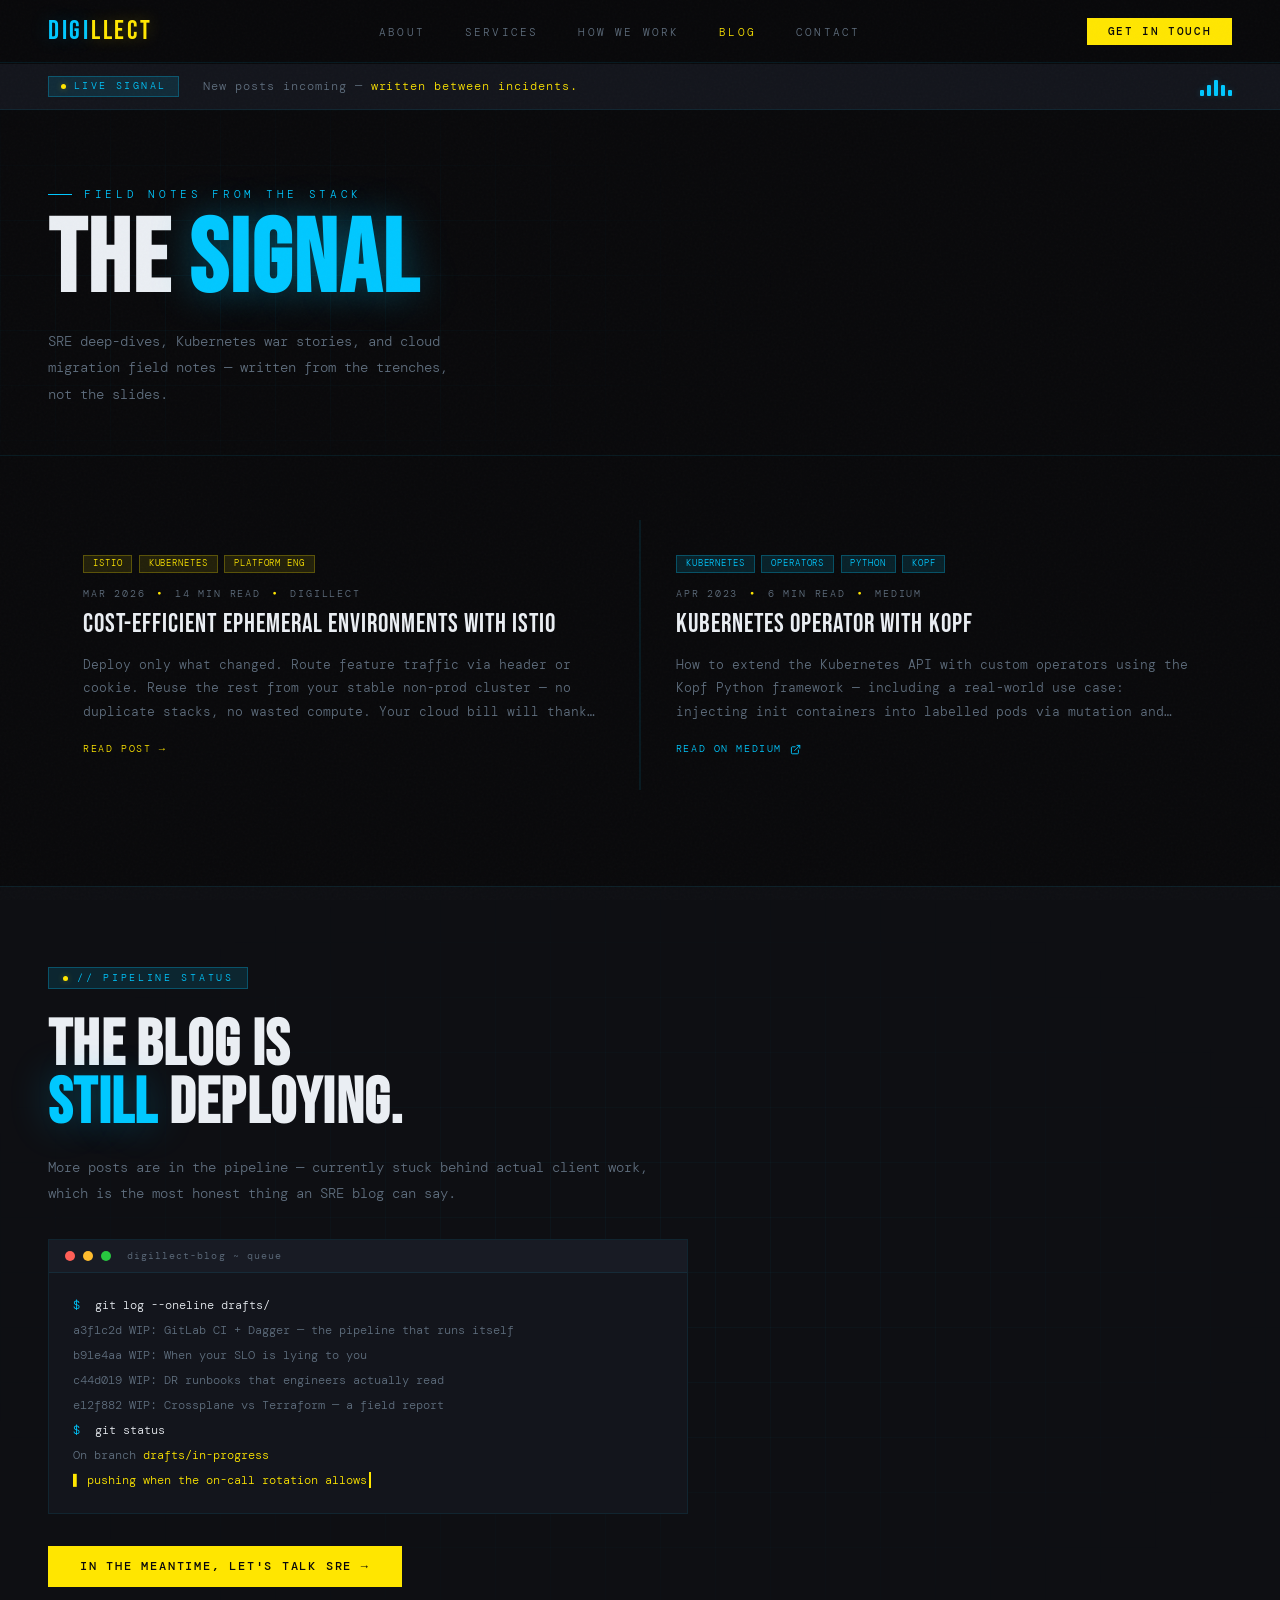
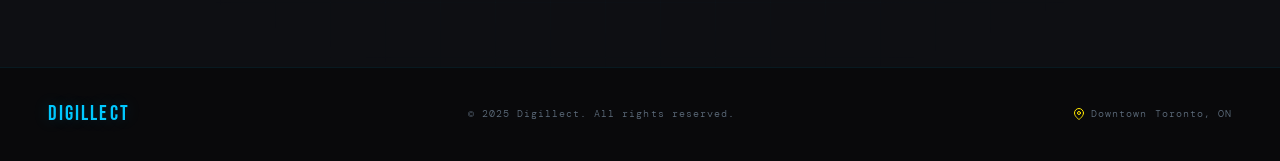
<file: blog/index.html>
<!DOCTYPE html>
<html lang="en">
<head>
  <meta charset="UTF-8" />
  <meta name="viewport" content="width=device-width, initial-scale=1.0" />
  <title>Blog — Digillect SRE &amp; Cloud Consultancy</title>
  <meta name="description" content="SRE deep-dives, Kubernetes war stories, cloud migration field notes, and platform reliability insights from Digillect." />
  <meta name="robots" content="index, follow" />
  <link rel="canonical" href="https://digillect.ca/blog/" />
  <meta property="og:type"        content="website" />
  <meta property="og:url"         content="https://digillect.ca/blog/" />
  <meta property="og:title"       content="Blog — Digillect SRE &amp; Cloud Consultancy" />
  <meta property="og:description" content="SRE deep-dives, Kubernetes war stories, cloud migration field notes, and platform reliability insights." />
  <meta property="og:site_name"   content="Digillect" />

  <link rel="preconnect" href="https://fonts.googleapis.com" />
  <link rel="preconnect" href="https://fonts.gstatic.com" crossorigin />
  <link href="https://fonts.googleapis.com/css2?family=Bebas+Neue&family=DM+Mono:ital,wght@0,300;0,400;0,500;1,300&family=Instrument+Serif:ital@0;1&display=swap" rel="stylesheet" />

  <link rel="stylesheet" href="../css/tokens.css" />
  <link rel="stylesheet" href="../css/nav.css" />
  <link rel="stylesheet" href="blog.css" />
</head>
<body>

<nav>
  <a class="nav-logo" href="../index.html">Digi<span>llect</span></a>
  <ul class="nav-links">
    <li><a href="../index.html#about">About</a></li>
    <li><a href="../index.html#services">Services</a></li>
    <li><a href="../index.html#engage">How We Work</a></li>
    <li><a href="index.html" class="nav-active">Blog</a></li>
    <li><a href="../index.html#contact">Contact</a></li>
  </ul>
  <a class="nav-cta" href="../index.html#contact">Get in Touch</a>
  <button class="nav-hamburger" id="nav-hamburger" aria-label="Toggle menu">
    <span></span><span></span><span></span>
  </button>
</nav>

<!-- Mobile drawer -->
<div class="nav-mobile-drawer" id="nav-mobile-drawer">
  <a href="../index.html#about">About</a>
  <a href="../index.html#services">Services</a>
  <a href="../index.html#engage">How We Work</a>
  <a href="index.html" class="nav-active">Blog</a>
  <a href="../index.html#contact">Contact</a>
  <a href="../index.html#contact" class="drawer-cta">Get in Touch</a>
</div>

<!-- ── HERO TICKER ── -->
<div class="blog-ticker-wrap">
  <div class="blog-ticker-inner">
    <div class="blog-ticker-badge">
      <span class="ticker-dot"></span>
      <span class="ticker-label">LIVE SIGNAL</span>
    </div>
    <p class="blog-ticker-text">
      New posts incoming — <span class="ty">written between incidents.</span>
    </p>
  </div>
  <div class="signal-bars" aria-hidden="true">
    <span class="bar"></span>
    <span class="bar"></span>
    <span class="bar"></span>
    <span class="bar"></span>
    <span class="bar"></span>
  </div>
</div>

<!-- ── PAGE HEADER ── -->
<header class="blog-header">
  <div class="blog-header-inner">
    <p class="blog-eyebrow">Field Notes from the Stack</p>
    <h1 class="blog-headline">The <span class="hb">Signal</span></h1>
    <p class="blog-header-sub">SRE deep-dives, Kubernetes war stories, and cloud migration field notes — written from the trenches, not the slides.</p>
  </div>
</header>

<!-- ── BLOG GRID ── -->
<main class="blog-main">
  <div class="blog-grid" id="blog-grid">
    <!-- Cards injected by JS from POSTS array -->
  </div>
</main>

<!-- ── END OF PAGE — MORE INCOMING ── -->
<div class="blog-more-wrap" id="blog-more">
  <div class="blog-more-inner">
    <div class="blog-more-grid-bg" aria-hidden="true"></div>
    <div class="blog-more-content">
      <div class="blog-more-badge">
        <span class="ticker-dot"></span>
        <span>// PIPELINE STATUS</span>
      </div>
      <h2 class="blog-more-headline">
        The Blog Is<br><span class="hb">Still</span> Deploying.
      </h2>
      <p class="blog-more-sub">
        More posts are in the pipeline — currently stuck behind actual client work,<br>
        which is the most honest thing an SRE blog can say.
      </p>
      <div class="blog-more-terminal">
        <div class="blog-empty-bar">
          <span class="tbar-dot" style="background:#ff5f57"></span>
          <span class="tbar-dot" style="background:#febc2e"></span>
          <span class="tbar-dot" style="background:#28c840"></span>
          <span class="tbar-title">digillect-blog ~ queue</span>
        </div>
        <div class="blog-empty-body">
          <p><span class="tc">$</span> git log --oneline drafts/</p>
          <p class="t-muted">a3f1c2d  WIP: GitLab CI + Dagger — the pipeline that runs itself</p>
          <p class="t-muted">b91e4aa  WIP: When your SLO is lying to you</p>
          <p class="t-muted">c44d019  WIP: DR runbooks that engineers actually read</p>
          <p class="t-muted">e12f882  WIP: Crossplane vs Terraform — a field report</p>
          <p><span class="tc">$</span> git status</p>
          <p class="t-muted">On branch <span class="ty">drafts/in-progress</span></p>
          <p><span class="ty">▌</span> <span class="t-cursor">pushing when the on-call rotation allows</span></p>
        </div>
      </div>
      <a href="../index.html#contact" class="blog-more-cta">In the meantime, let's talk SRE →</a>
    </div>
  </div>
</div>

<!-- ── FOOTER ── -->
<footer class="blog-footer">
  <div class="footer-logo">Digillect</div>
  <div class="footer-copy">© 2025 Digillect. All rights reserved.</div>
  <div class="footer-loc">
    <svg viewBox="0 0 24 24"><path d="M21 10c0 7-9 13-9 13s-9-6-9-13a9 9 0 0118 0z"/><circle cx="12" cy="10" r="3"/></svg>
    Downtown Toronto, ON
  </div>
</footer>

<script src="blog.js"></script>
</body>
</html>
</file>
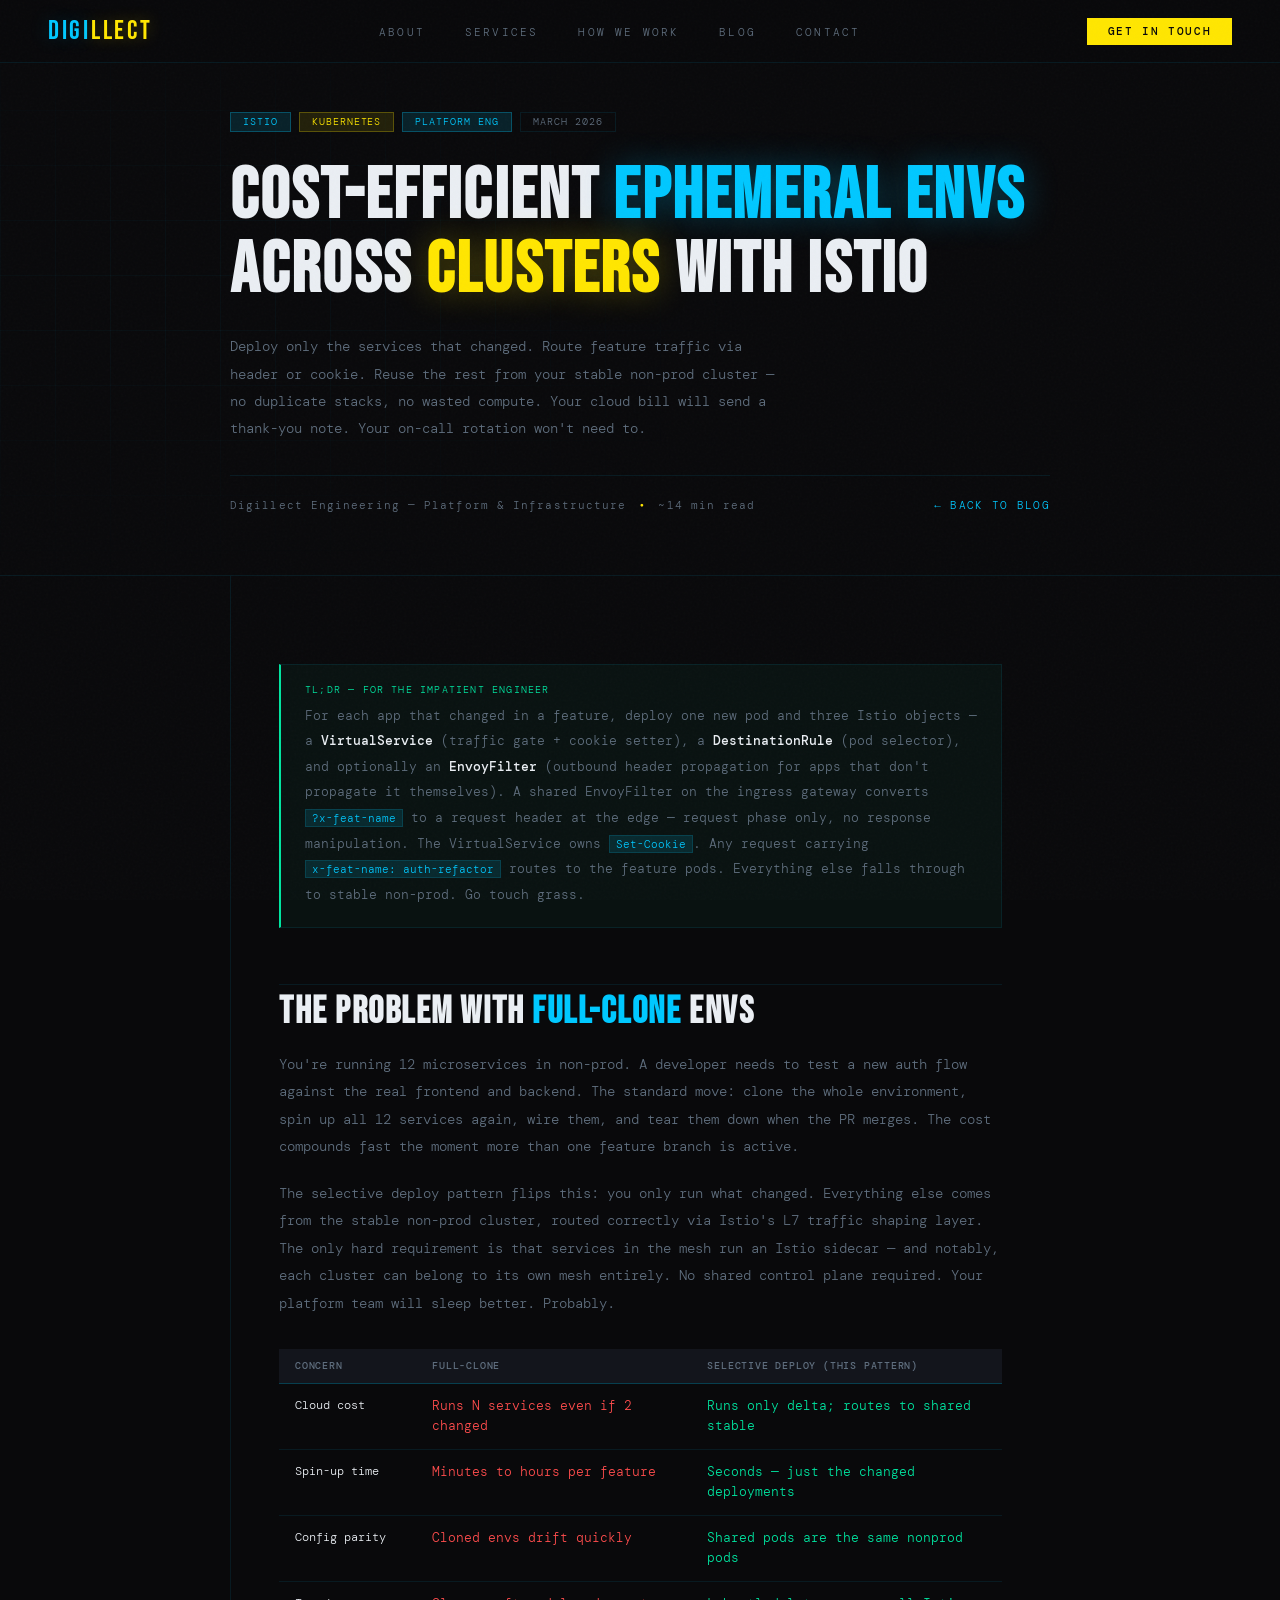
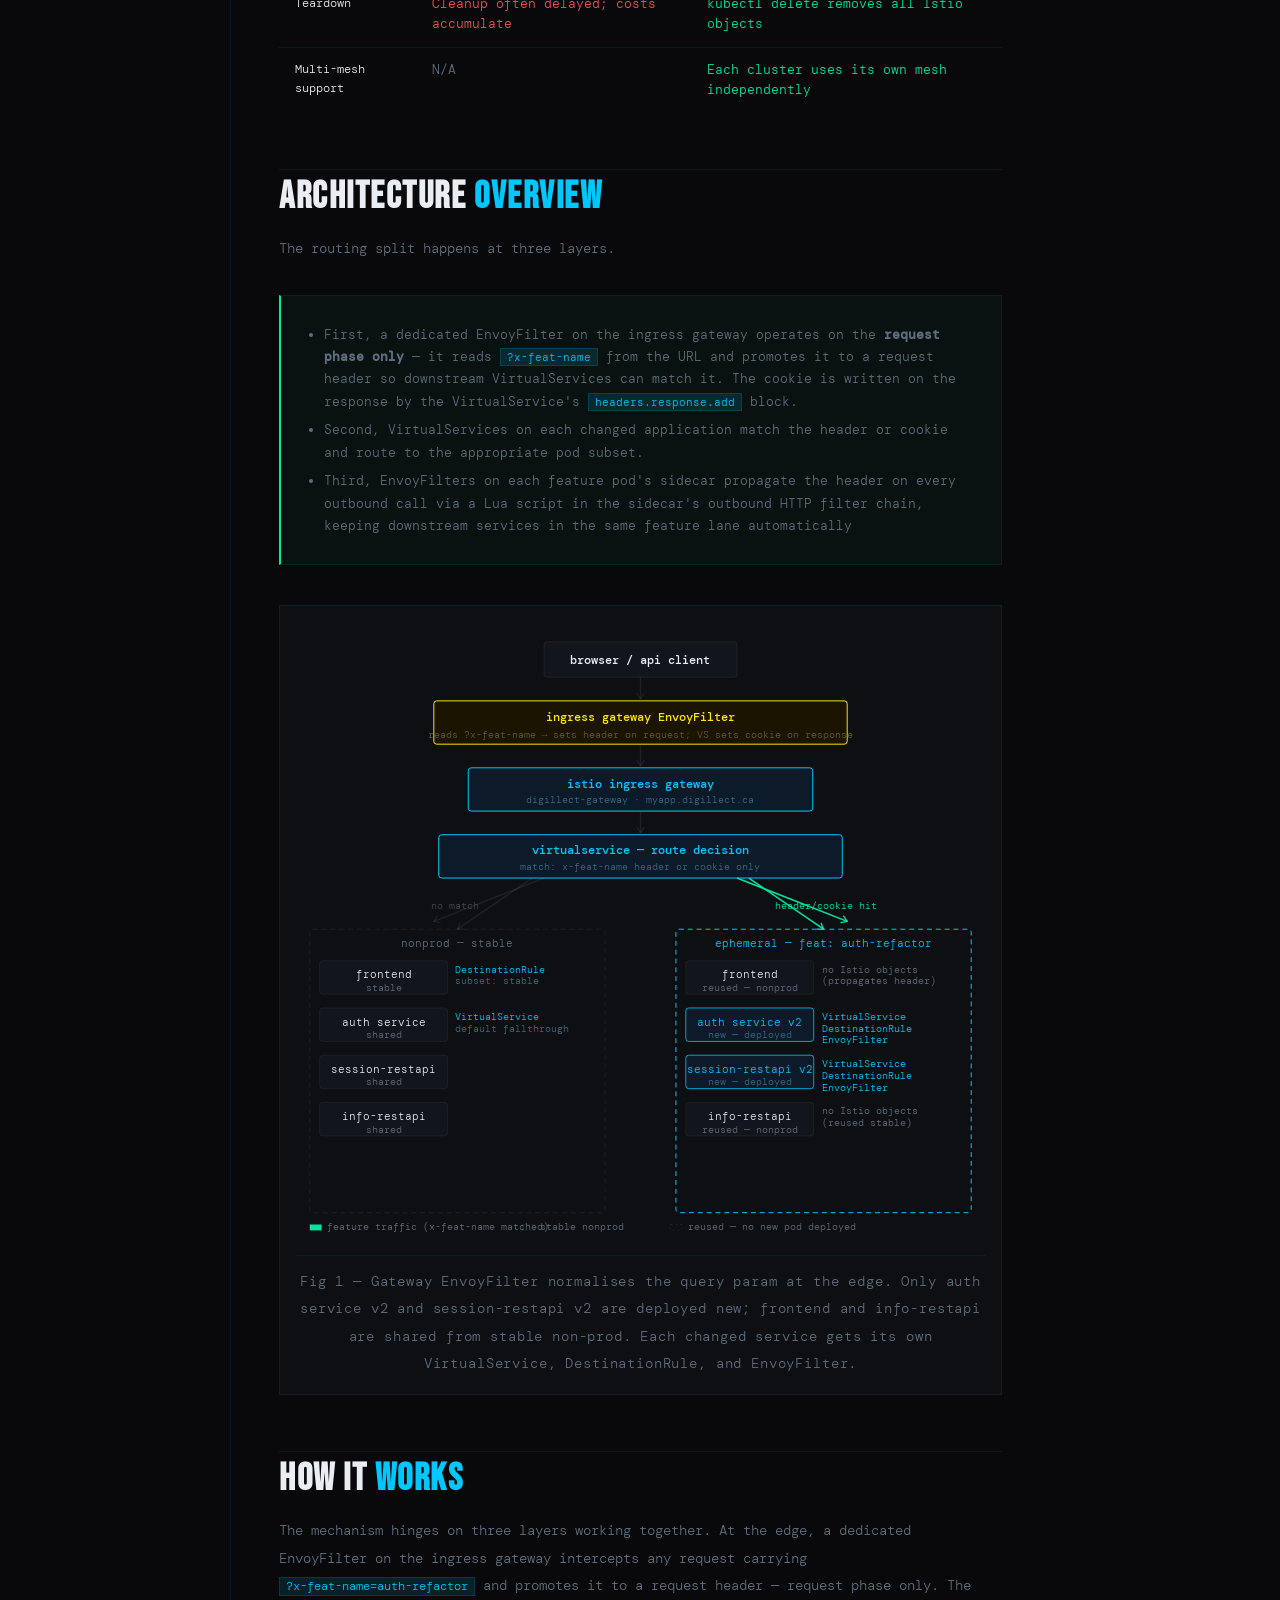
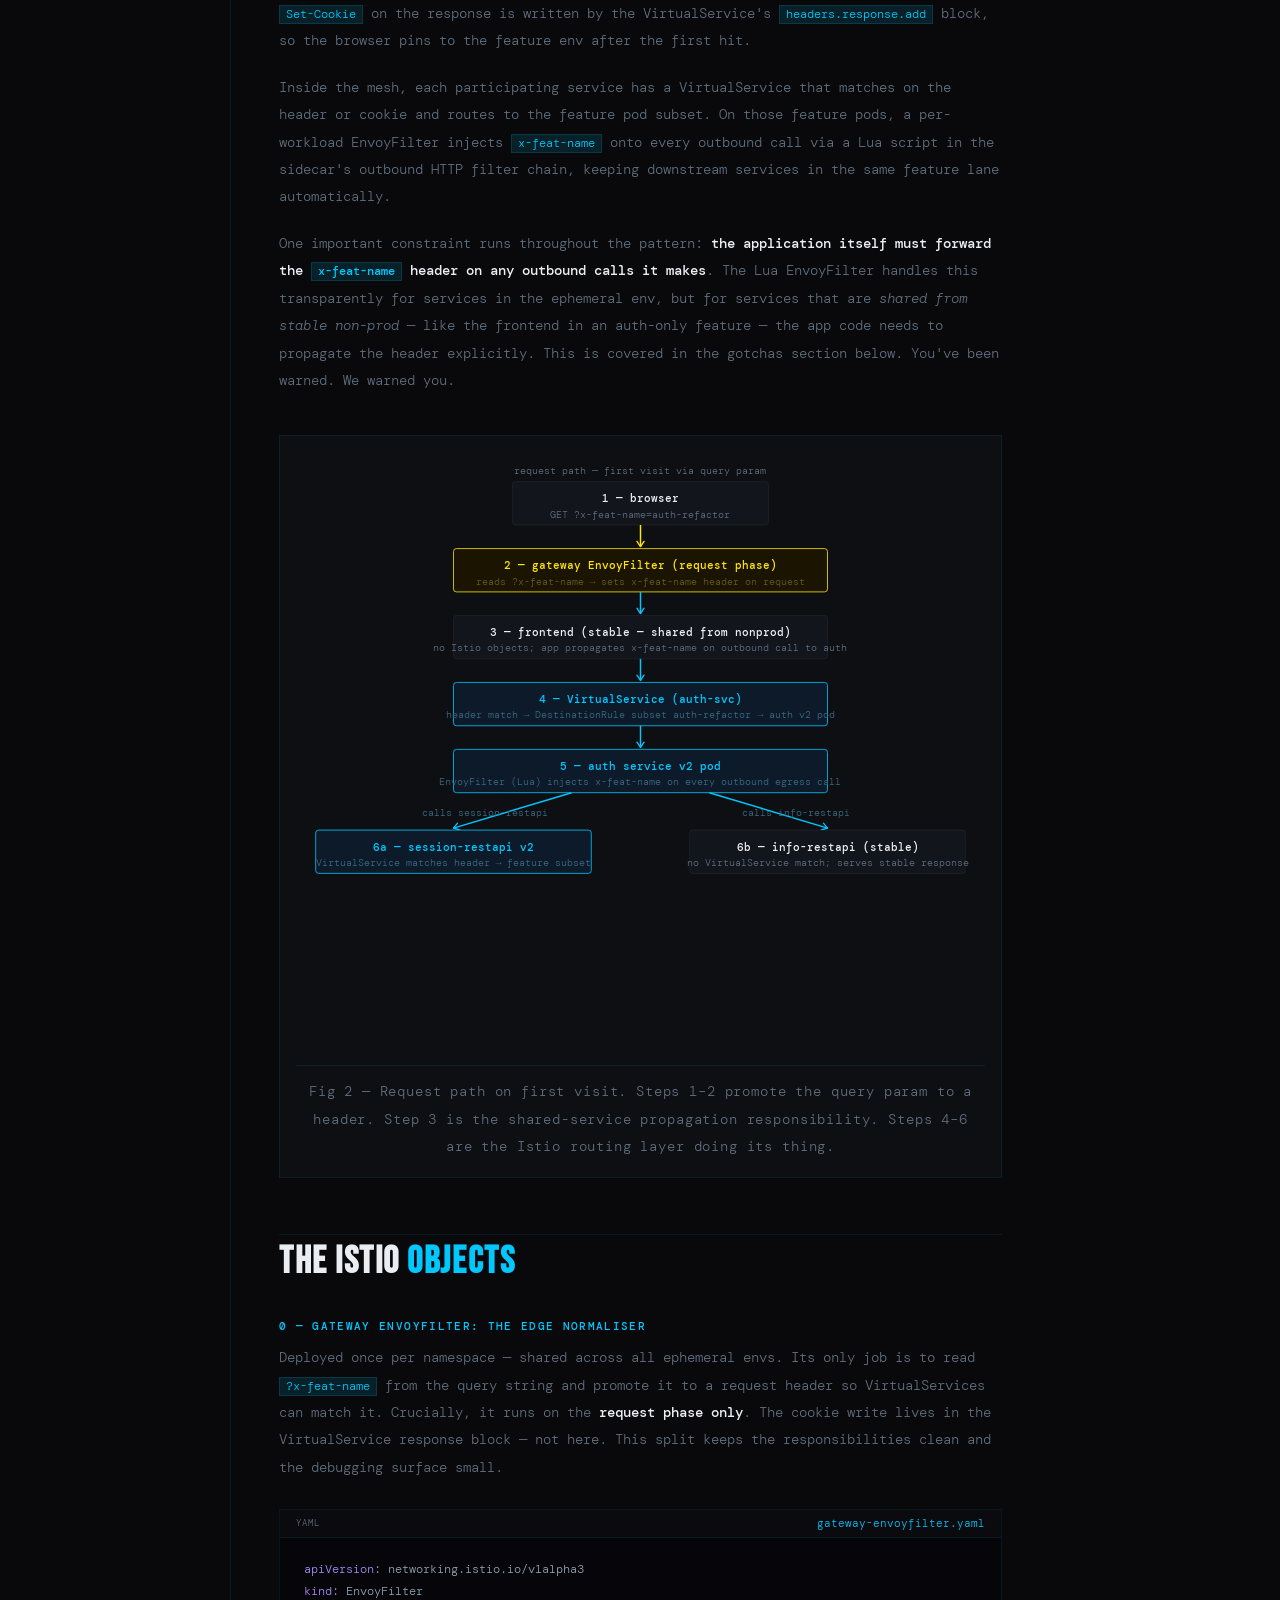
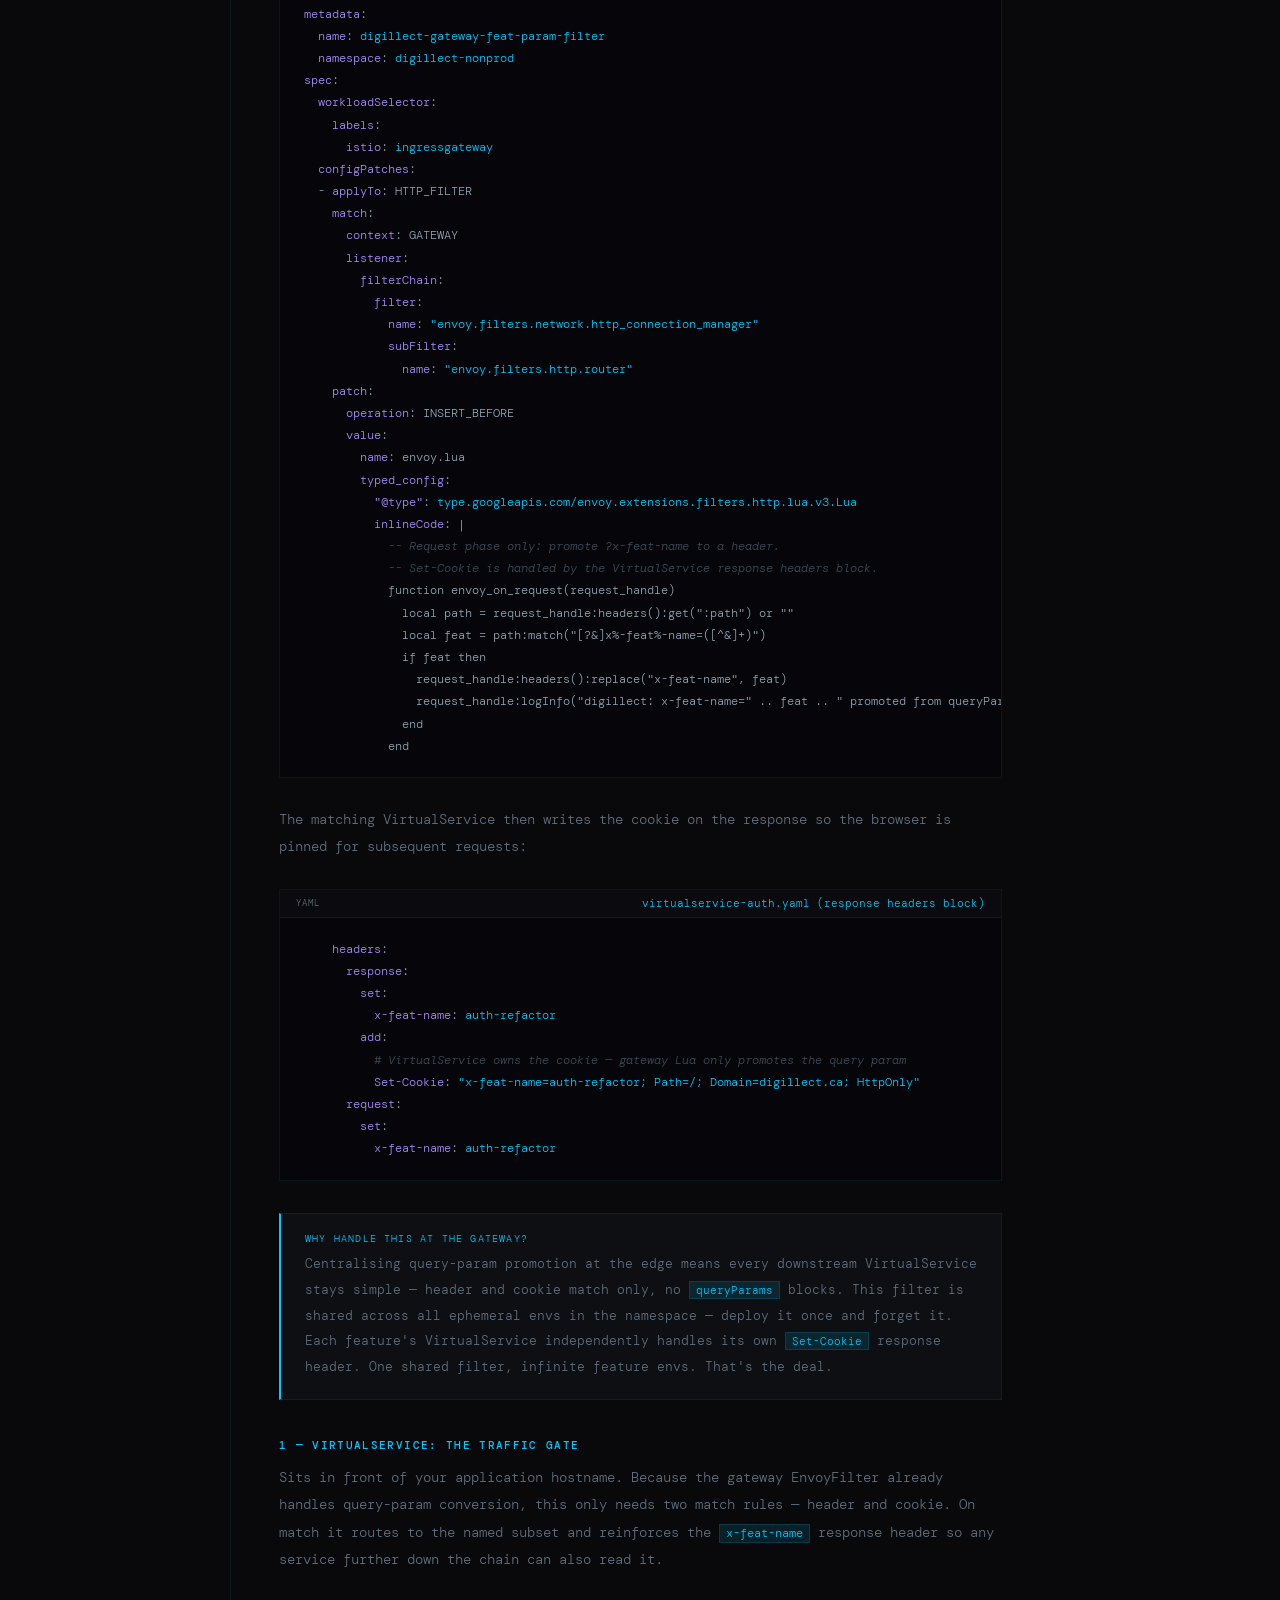
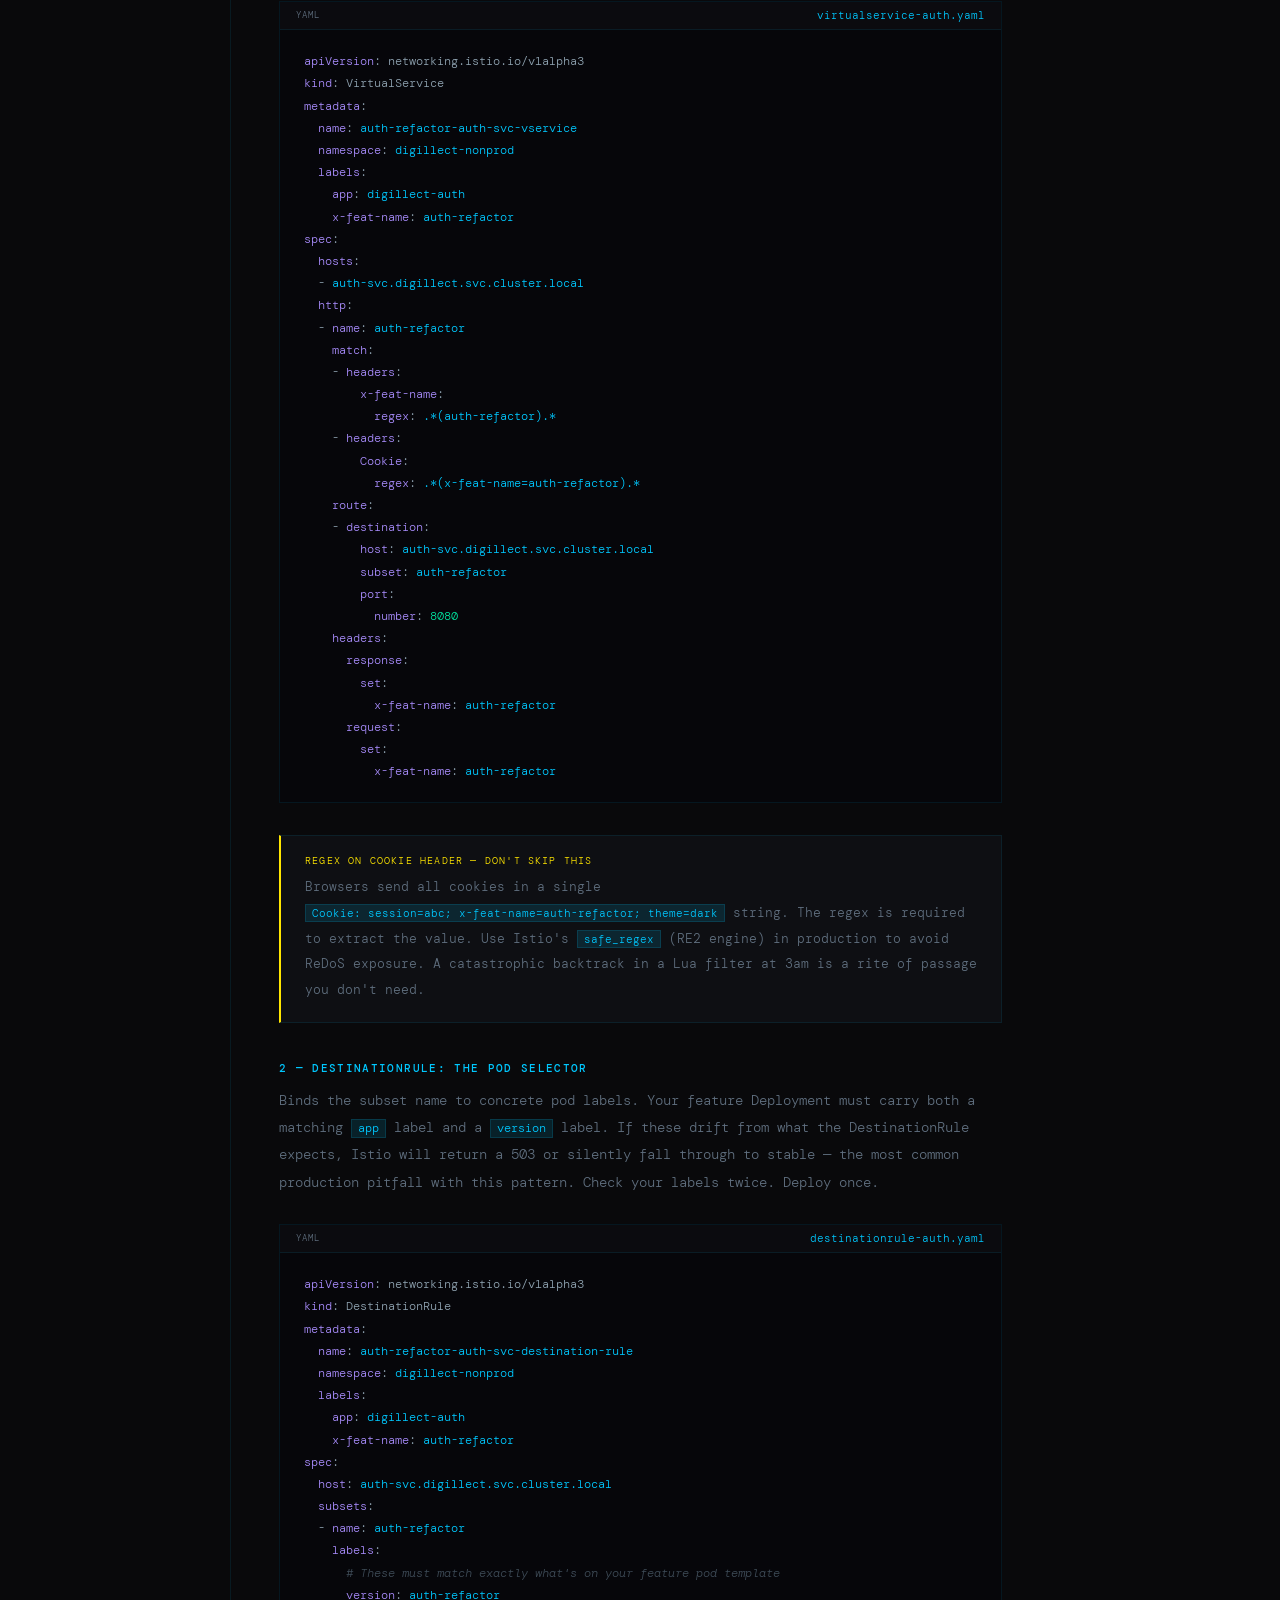
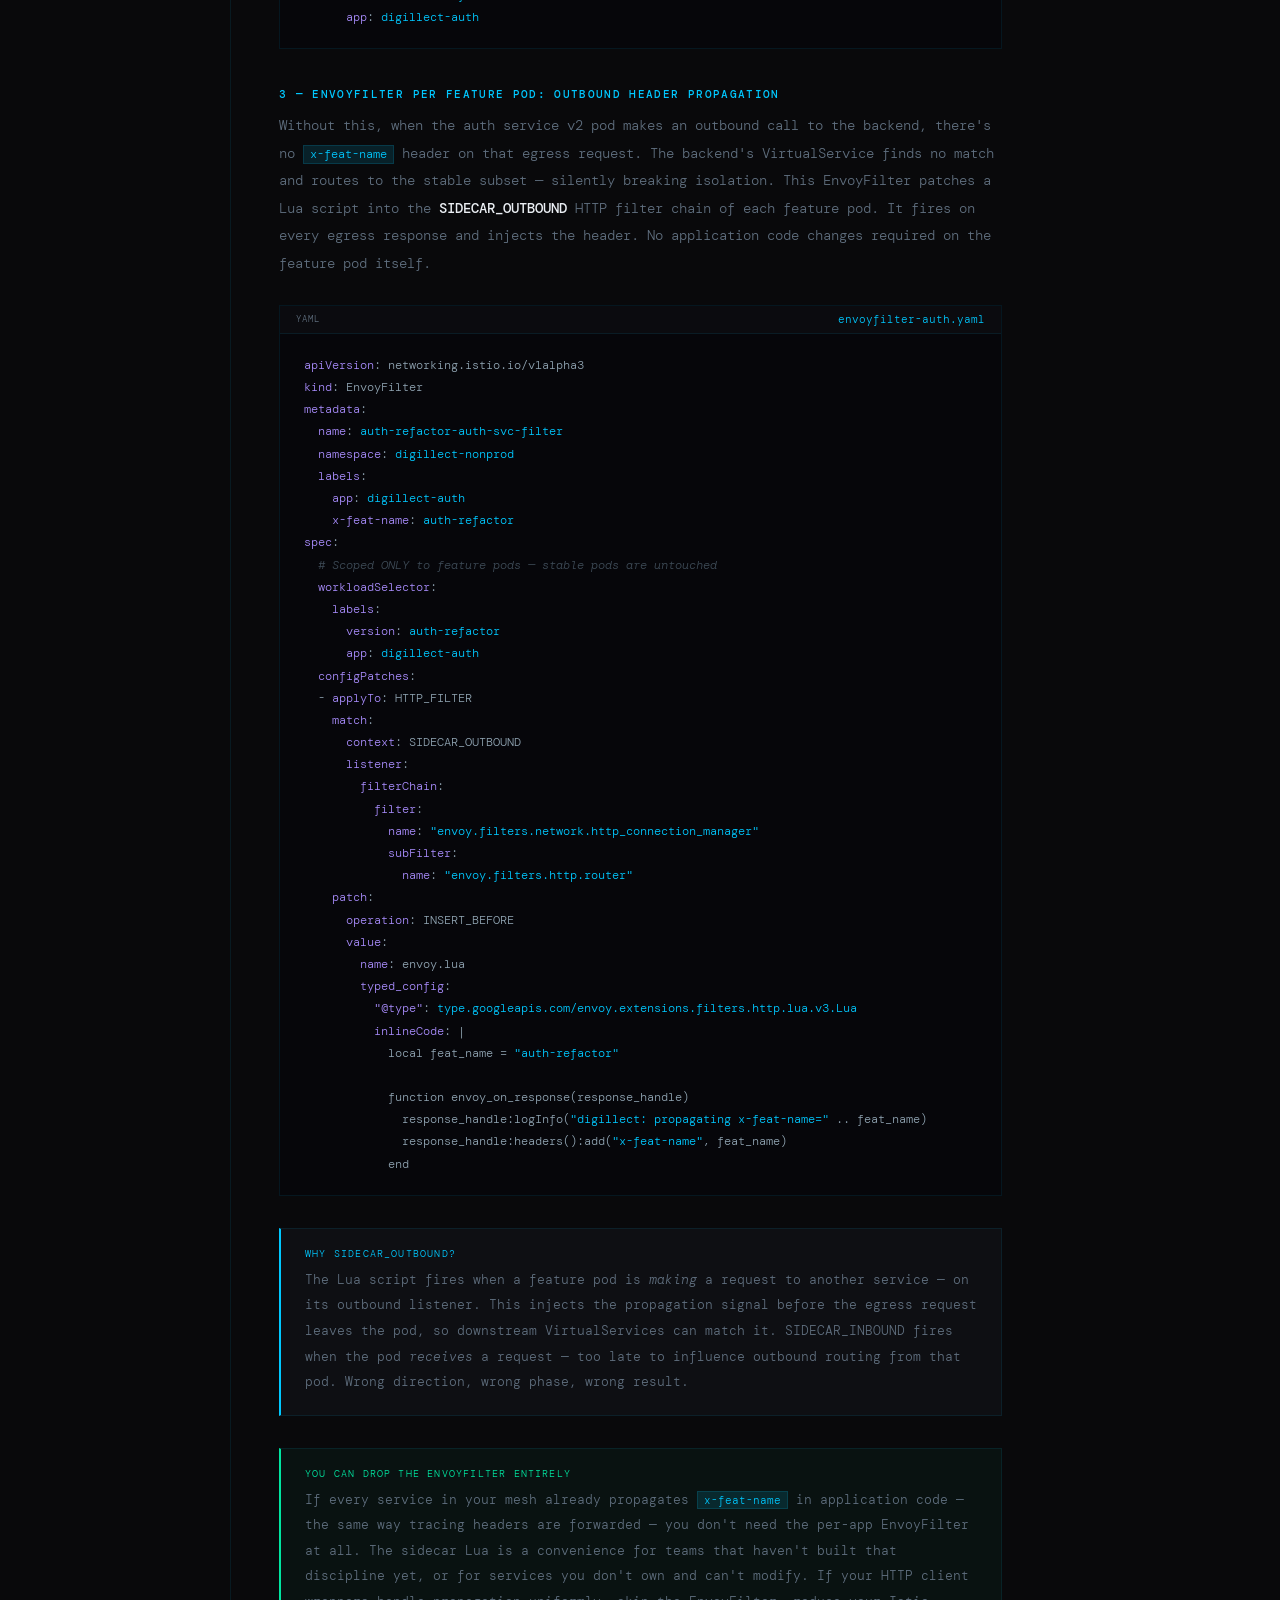
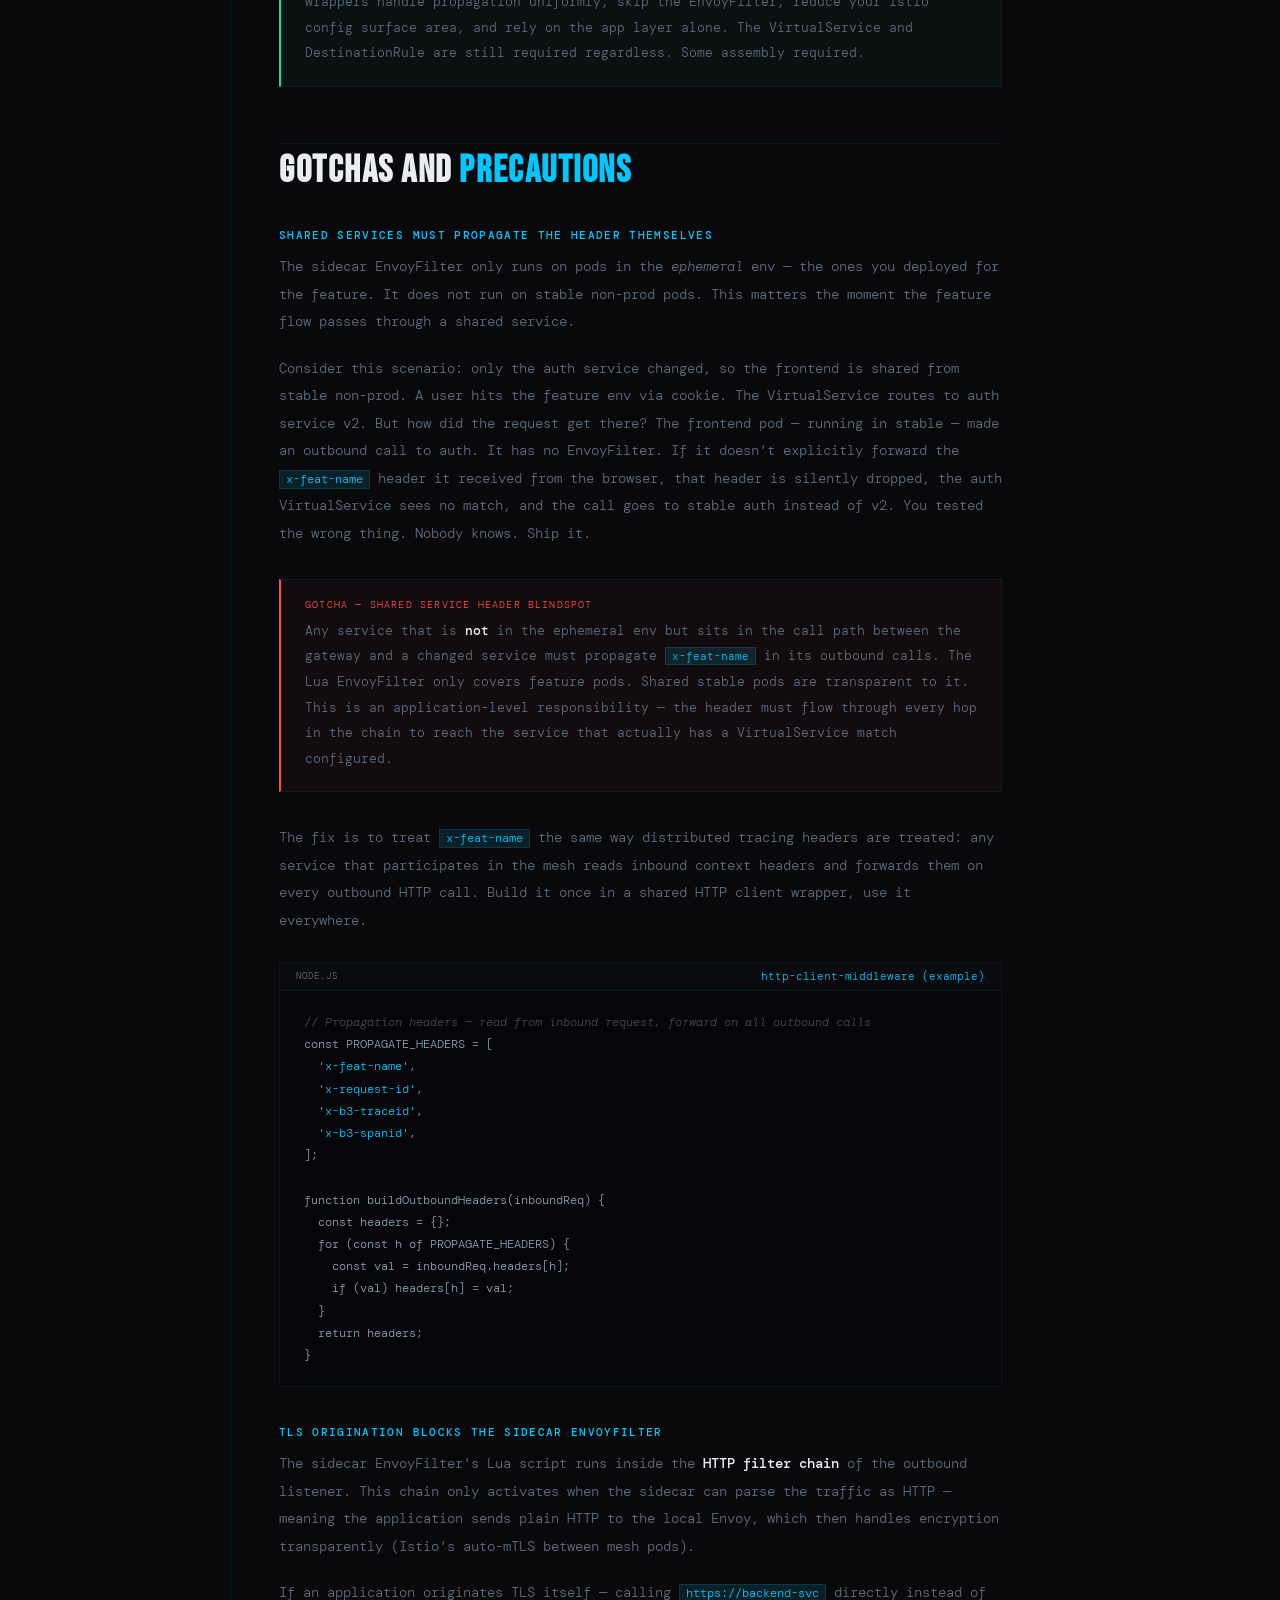
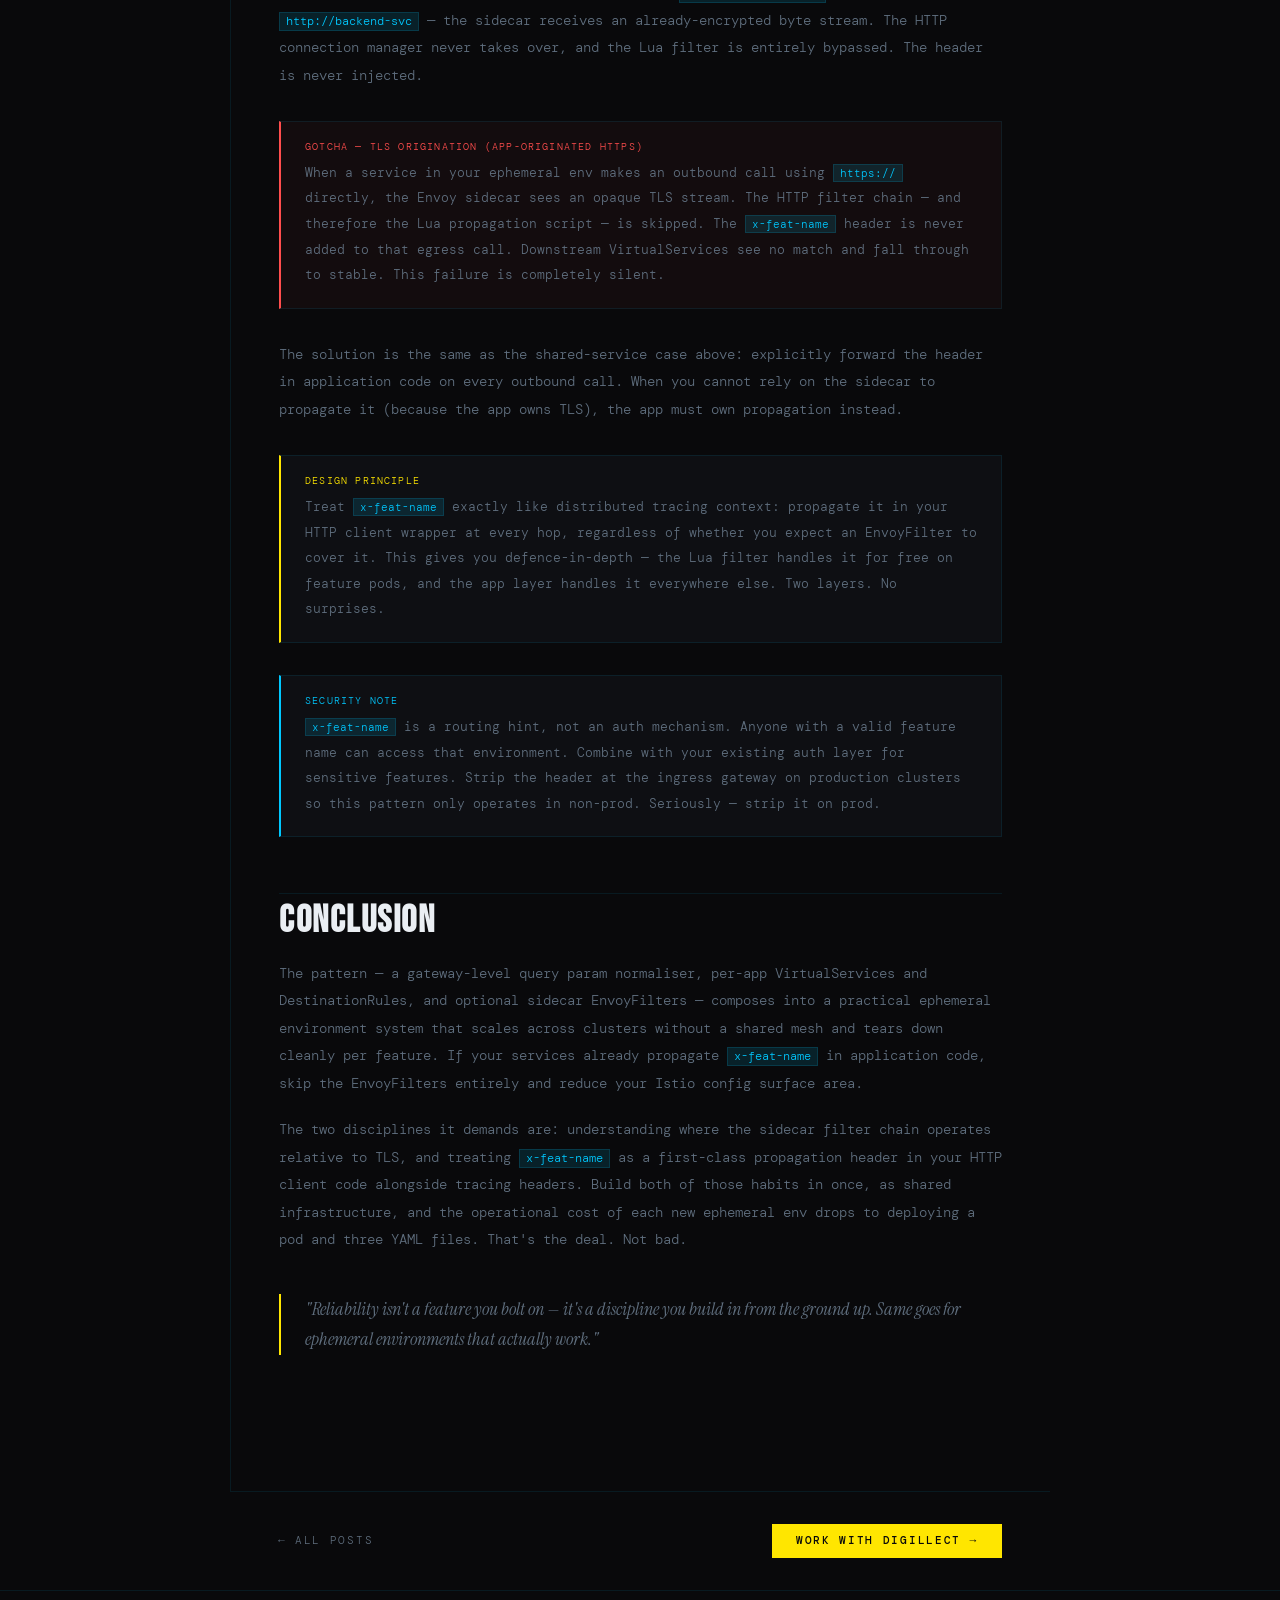
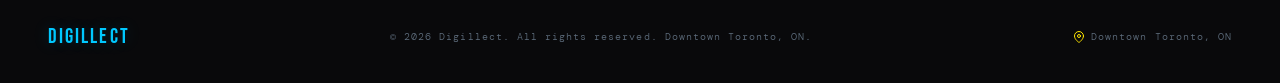
<file: blog/ephemeral-envs-istio/index.html>
<!DOCTYPE html>
<html lang="en">
<head>
  <meta charset="UTF-8" />
  <meta name="viewport" content="width=device-width, initial-scale=1.0" />
  <title>Cost-Efficient Ephemeral Environments with Istio — Digillect</title>
  <meta name="description" content="Deploy only the services that changed. Route feature traffic via header or cookie. Reuse the rest from your stable non-prod cluster — no duplicate stacks, no wasted compute." />
  <meta name="keywords" content="Istio ephemeral environments, Kubernetes feature environments, VirtualService routing, EnvoyFilter Lua, ephemeral env Istio, Kubernetes cost optimisation, platform engineering Toronto" />
  <meta name="author" content="Digillect" />
  <meta name="robots" content="index, follow" />
  <link rel="canonical" href="https://digillect.ca/blog/ephemeral-envs-istio/" />

  <meta property="og:type"        content="article" />
  <meta property="og:url"         content="https://digillect.ca/blog/ephemeral-envs-istio/" />
  <meta property="og:title"       content="Cost-Efficient Ephemeral Environments with Istio" />
  <meta property="og:description" content="Deploy only what changed. Route feature traffic via header or cookie. Reuse stable non-prod for the rest — no duplicate stacks, no wasted compute." />
  <meta property="og:site_name"   content="Digillect" />
  <meta property="article:published_time" content="2026-03-01" />
  <meta property="article:tag"    content="Istio" />
  <meta property="article:tag"    content="Kubernetes" />
  <meta property="article:tag"    content="Platform Engineering" />

  <link rel="preconnect" href="https://fonts.googleapis.com" />
  <link rel="preconnect" href="https://fonts.gstatic.com" crossorigin />
  <link href="https://fonts.googleapis.com/css2?family=Bebas+Neue&family=DM+Mono:ital,wght@0,300;0,400;0,500;1,300&family=Instrument+Serif:ital@0;1&display=swap" rel="stylesheet" />

  <link rel="stylesheet" href="../../css/tokens.css" />
  <link rel="stylesheet" href="../../css/nav.css" />
  <link rel="stylesheet" href="post.css" />
</head>
<body>

<!-- ══ NAV ══ -->
<nav>
  <a class="nav-logo" href="../../index.html">Digi<span>llect</span></a>
  <ul class="nav-links">
    <li><a href="../../index.html#about">About</a></li>
    <li><a href="../../index.html#services">Services</a></li>
    <li><a href="../../index.html#engage">How We Work</a></li>
    <li><a href="../index.html" class="nav-active">Blog</a></li>
    <li><a href="../../index.html#contact">Contact</a></li>
  </ul>
  <a class="nav-cta" href="../../index.html#contact">Get in Touch</a>
  <button class="nav-hamburger" id="nav-hamburger" aria-label="Toggle menu">
    <span></span><span></span><span></span>
  </button>
</nav>

<div class="nav-mobile-drawer" id="nav-mobile-drawer">
  <a href="../../index.html#about">About</a>
  <a href="../../index.html#services">Services</a>
  <a href="../../index.html#engage">How We Work</a>
  <a href="../index.html" class="nav-active">Blog</a>
  <a href="../../index.html#contact">Contact</a>
  <a href="../../index.html#contact" class="drawer-cta">Get in Touch</a>
</div>

<!-- ══ HERO ══ -->
<header class="post-hero">
  <div class="post-hero-inner">
    <div class="post-tags">
      <span class="post-tag blue">Istio</span>
      <span class="post-tag yellow">Kubernetes</span>
      <span class="post-tag blue">Platform Eng</span>
      <span class="post-tag muted">March 2026</span>
    </div>
    <h1 class="post-headline">
      Cost-efficient <span class="hb">ephemeral envs</span><br>
      across <span class="hy">clusters</span> with Istio
    </h1>
    <p class="post-lead">
      Deploy only the services that changed. Route feature traffic via header or cookie.
      Reuse the rest from your stable non-prod cluster — no duplicate stacks, no wasted compute.
      Your cloud bill will send a thank-you note. Your on-call rotation won't need to.
    </p>
    <div class="post-meta">
      <span>Digillect Engineering — Platform &amp; Infrastructure</span>
      <span class="post-meta-sep">●</span>
      <span>~14 min read</span>
      <a href="../index.html" class="post-back">← Back to Blog</a>
    </div>
  </div>
</header>

<!-- ══ ARTICLE ══ -->
<article class="post-body">

<div class="callout ok">
  <div class="callout-label">TL;DR — for the impatient engineer</div>
  <p>For each app that changed in a feature, deploy one new pod and three Istio objects — a <strong>VirtualService</strong> (traffic gate + cookie setter), a <strong>DestinationRule</strong> (pod selector), and optionally an <strong>EnvoyFilter</strong> (outbound header propagation for apps that don't propagate it themselves). A shared EnvoyFilter on the ingress gateway converts <code>?x-feat-name</code> to a request header at the edge — request phase only, no response manipulation. The VirtualService owns <code>Set-Cookie</code>. Any request carrying <code>x-feat-name: auth-refactor</code> routes to the feature pods. Everything else falls through to stable non-prod. Go touch grass.</p>
</div>

<h2>The problem with <span class="hb">full-clone</span> envs</h2>

<p>You're running 12 microservices in non-prod. A developer needs to test a new auth flow against the real frontend and backend. The standard move: clone the whole environment, spin up all 12 services again, wire them, and tear them down when the PR merges. The cost compounds fast the moment more than one feature branch is active.</p>

<p>The selective deploy pattern flips this: you only run what changed. Everything else comes from the stable non-prod cluster, routed correctly via Istio's L7 traffic shaping layer. The only hard requirement is that services in the mesh run an Istio sidecar — and notably, each cluster can belong to its own mesh entirely. No shared control plane required. Your platform team will sleep better. Probably.</p>

<table class="compare-table">
  <thead>
    <tr><th>Concern</th><th>Full-clone</th><th>Selective deploy (this pattern)</th></tr>
  </thead>
  <tbody>
    <tr><td class="lc">Cloud cost</td><td class="bad">Runs N services even if 2 changed</td><td class="good">Runs only delta; routes to shared stable</td></tr>
    <tr><td class="lc">Spin-up time</td><td class="bad">Minutes to hours per feature</td><td class="good">Seconds — just the changed deployments</td></tr>
    <tr><td class="lc">Config parity</td><td class="bad">Cloned envs drift quickly</td><td class="good">Shared pods are the same nonprod pods</td></tr>
    <tr><td class="lc">Teardown</td><td class="bad">Cleanup often delayed; costs accumulate</td><td class="good">kubectl delete removes all Istio objects</td></tr>
    <tr><td class="lc">Multi-mesh support</td><td>N/A</td><td class="good">Each cluster uses its own mesh independently</td></tr>
  </tbody>
</table>

<h2>Architecture <span class="hb">overview</span></h2>

<p>The routing split happens at three layers. 
  <div class="callout ok">
    <ul>
      <li>First, a dedicated EnvoyFilter on the ingress gateway operates on the <strong>request phase only</strong> — it reads <code>?x-feat-name</code> from the URL and promotes it to a request header so downstream VirtualServices can match it. The cookie is written on the response by the VirtualService's <code>headers.response.add</code> block.</li>
      <li>Second, VirtualServices on each changed application match the header or cookie and route to the appropriate pod subset. </li>
      <li>Third, EnvoyFilters on each feature pod's sidecar propagate the header on every outbound call via a Lua script in the sidecar's outbound HTTP filter chain, keeping downstream services in the same feature lane automatically</li>
    </ul> 
  </div>
</p>

<div class="diagram-wrap">
<svg class="arch-svg" viewBox="0 0 700 620" xmlns="http://www.w3.org/2000/svg">
<defs><marker id="arr" viewBox="0 0 10 10" refX="8" refY="5" markerWidth="6" markerHeight="6" orient="auto-start-reverse"><path d="M2 1L8 5L2 9" fill="none" stroke="context-stroke" stroke-width="1.5" stroke-linecap="round" stroke-linejoin="round"/></marker></defs>
<rect x="252" y="12" width="196" height="36" rx="3" fill="#13151c" stroke="rgba(255,255,255,0.07)" stroke-width="1"/>
<text x="350" y="30" text-anchor="middle" dominant-baseline="central" fill="#eaeef3" font-size="12" font-weight="500">browser / api client</text>
<line x1="350" y1="48" x2="350" y2="70" stroke="rgba(255,255,255,0.07)" stroke-width="1.5" marker-end="url(#arr)"/>
<rect x="140" y="72" width="420" height="44" rx="3" fill="#1a1400" stroke="#ffe600" stroke-width="1"/>
<text x="350" y="88" text-anchor="middle" dominant-baseline="central" fill="#ffe600" font-size="12" font-weight="500">ingress gateway EnvoyFilter</text>
<text x="350" y="106" text-anchor="middle" dominant-baseline="central" fill="#6a5a20" font-size="10">reads ?x-feat-name → sets header on request; VS sets cookie on response</text>
<line x1="350" y1="116" x2="350" y2="138" stroke="rgba(255,255,255,0.07)" stroke-width="1.5" marker-end="url(#arr)"/>
<rect x="175" y="140" width="350" height="44" rx="3" fill="#0d1a2a" stroke="#00c8ff" stroke-width="1"/>
<text x="350" y="156" text-anchor="middle" dominant-baseline="central" fill="#00c8ff" font-size="12" font-weight="500">istio ingress gateway</text>
<text x="350" y="172" text-anchor="middle" dominant-baseline="central" fill="#3a6a80" font-size="10">digillect-gateway · myapp.digillect.ca</text>
<line x1="350" y1="184" x2="350" y2="206" stroke="rgba(255,255,255,0.07)" stroke-width="1.5" marker-end="url(#arr)"/>
<rect x="145" y="208" width="410" height="44" rx="3" fill="#0d1a2a" stroke="#00c8ff" stroke-width="1"/>
<text x="350" y="224" text-anchor="middle" dominant-baseline="central" fill="#00c8ff" font-size="12" font-weight="500">virtualservice — route decision</text>
<text x="350" y="240" text-anchor="middle" dominant-baseline="central" fill="#3a6a80" font-size="10">match: x-feat-name header or cookie only</text>
<path d="M252 252 L140 296" stroke="rgba(255,255,255,0.07)" stroke-width="1.5" fill="none" marker-end="url(#arr)"/>
<text x="162" y="283" text-anchor="middle" fill="#3d4a56" font-size="10">no match</text>
<path d="M448 252 L560 296" stroke="#00e5a0" stroke-width="1.5" fill="none" marker-end="url(#arr)"/>
<text x="538" y="283" text-anchor="middle" fill="#00e5a0" font-size="10">header/cookie hit</text>
<rect x="14" y="304" width="300" height="288" rx="3" fill="none" stroke="rgba(255,255,255,0.07)" stroke-width="1" stroke-dasharray="5 4"/>
<text x="164" y="322" text-anchor="middle" fill="#5f6e7e" font-size="11">nonprod — stable</text>
<rect x="24" y="336" width="130" height="34" rx="3" fill="#13151c" stroke="rgba(255,255,255,0.07)" stroke-width="0.8"/>
<text x="89" y="350" text-anchor="middle" dominant-baseline="central" fill="#eaeef3" font-size="11">frontend</text>
<text x="89" y="363" text-anchor="middle" dominant-baseline="central" fill="#5f6e7e" font-size="10">stable</text>
<rect x="24" y="384" width="130" height="34" rx="3" fill="#13151c" stroke="rgba(255,255,255,0.07)" stroke-width="0.8"/>
<text x="89" y="398" text-anchor="middle" dominant-baseline="central" fill="#eaeef3" font-size="11">auth service</text>
<text x="89" y="411" text-anchor="middle" dominant-baseline="central" fill="#5f6e7e" font-size="10">shared</text>
<rect x="24" y="432" width="130" height="34" rx="3" fill="#13151c" stroke="rgba(255,255,255,0.07)" stroke-width="0.8"/>
<text x="89" y="446" text-anchor="middle" dominant-baseline="central" fill="#eaeef3" font-size="11">session-restapi</text>
<text x="89" y="459" text-anchor="middle" dominant-baseline="central" fill="#5f6e7e" font-size="10">shared</text>
<rect x="24" y="480" width="130" height="34" rx="3" fill="#13151c" stroke="rgba(255,255,255,0.07)" stroke-width="0.8"/>
<text x="89" y="494" text-anchor="middle" dominant-baseline="central" fill="#eaeef3" font-size="11">info-restapi</text>
<text x="89" y="507" text-anchor="middle" dominant-baseline="central" fill="#5f6e7e" font-size="10">shared</text>
<text x="162" y="348" text-anchor="start" fill="#00c8ff" font-size="10">DestinationRule</text>
<text x="162" y="360" text-anchor="start" fill="#3a6a80" font-size="10">subset: stable</text>
<text x="162" y="396" text-anchor="start" fill="#00c8ff" font-size="10">VirtualService</text>
<text x="162" y="408" text-anchor="start" fill="#3a6a80" font-size="10">default fallthrough</text>
<rect x="386" y="304" width="300" height="288" rx="3" fill="none" stroke="#00c8ff" stroke-width="1" stroke-dasharray="5 4"/>
<text x="536" y="322" text-anchor="middle" fill="#00c8ff" font-size="11">ephemeral — feat: auth-refactor</text>
<rect x="396" y="336" width="130" height="34" rx="3" fill="#13151c" stroke="rgba(255,255,255,0.07)" stroke-width="0.8"/>
<text x="461" y="350" text-anchor="middle" dominant-baseline="central" fill="#eaeef3" font-size="11">frontend</text>
<text x="461" y="363" text-anchor="middle" dominant-baseline="central" fill="#5f6e7e" font-size="10">reused — nonprod</text>
<rect x="396" y="384" width="130" height="34" rx="3" fill="#0d1a2a" stroke="#00c8ff" stroke-width="0.8"/>
<text x="461" y="398" text-anchor="middle" dominant-baseline="central" fill="#00c8ff" font-size="11">auth service v2</text>
<text x="461" y="411" text-anchor="middle" dominant-baseline="central" fill="#3a6a80" font-size="10">new — deployed</text>
<rect x="396" y="432" width="130" height="34" rx="3" fill="#0d1a2a" stroke="#00c8ff" stroke-width="0.8"/>
<text x="461" y="446" text-anchor="middle" dominant-baseline="central" fill="#00c8ff" font-size="11">session-restapi v2</text>
<text x="461" y="459" text-anchor="middle" dominant-baseline="central" fill="#3a6a80" font-size="10">new — deployed</text>
<rect x="396" y="480" width="130" height="34" rx="3" fill="#13151c" stroke="rgba(255,255,255,0.07)" stroke-width="0.8"/>
<text x="461" y="494" text-anchor="middle" dominant-baseline="central" fill="#eaeef3" font-size="11">info-restapi</text>
<text x="461" y="507" text-anchor="middle" dominant-baseline="central" fill="#5f6e7e" font-size="10">reused — nonprod</text>
<text x="534" y="348" text-anchor="start" fill="#5f6e7e" font-size="10">no Istio objects</text>
<text x="534" y="360" text-anchor="start" fill="#5f6e7e" font-size="10">(propagates header)</text>
<text x="534" y="396" text-anchor="start" fill="#00c8ff" font-size="10">VirtualService</text>
<text x="534" y="408" text-anchor="start" fill="#00c8ff" font-size="10">DestinationRule</text>
<text x="534" y="420" text-anchor="start" fill="#00c8ff" font-size="10">EnvoyFilter</text>
<text x="534" y="444" text-anchor="start" fill="#00c8ff" font-size="10">VirtualService</text>
<text x="534" y="456" text-anchor="start" fill="#00c8ff" font-size="10">DestinationRule</text>
<text x="534" y="468" text-anchor="start" fill="#00c8ff" font-size="10">EnvoyFilter</text>
<text x="534" y="492" text-anchor="start" fill="#5f6e7e" font-size="10">no Istio objects</text>
<text x="534" y="504" text-anchor="start" fill="#5f6e7e" font-size="10">(reused stable)</text>
<path d="M240 252 L164 304" stroke="rgba(255,255,255,0.07)" stroke-width="1.5" fill="none" marker-end="url(#arr)"/>
<path d="M460 252 L536 304" stroke="#00e5a0" stroke-width="1.5" fill="none" marker-end="url(#arr)"/>
<rect x="14" y="604" width="12" height="6" fill="#00e5a0"/>
<text x="32" y="610" fill="#5f6e7e" font-size="10">feature traffic (x-feat-name matched)</text>
<rect x="230" y="604" width="12" height="6" fill="none" stroke="rgba(255,255,255,0.07)" stroke-width="0.8"/>
<text x="248" y="610" fill="#5f6e7e" font-size="10">stable nonprod</text>
<rect x="380" y="604" width="12" height="6" fill="none" stroke="rgba(255,255,255,0.07)" stroke-dasharray="3 2" stroke-width="0.8"/>
<text x="398" y="610" fill="#5f6e7e" font-size="10">reused — no new pod deployed</text>
</svg>
<p class="diagram-caption">Fig 1 — Gateway EnvoyFilter normalises the query param at the edge. Only auth service v2 and session-restapi v2 are deployed new; frontend and info-restapi are shared from stable non-prod. Each changed service gets its own VirtualService, DestinationRule, and EnvoyFilter.</p>
</div>

<h2>How it <span class="hb">works</span></h2>

<p>The mechanism hinges on three layers working together. At the edge, a dedicated EnvoyFilter on the ingress gateway intercepts any request carrying <code>?x-feat-name=auth-refactor</code> and promotes it to a request header — request phase only. The <code>Set-Cookie</code> on the response is written by the VirtualService's <code>headers.response.add</code> block, so the browser pins to the feature env after the first hit.</p>

<p>Inside the mesh, each participating service has a VirtualService that matches on the header or cookie and routes to the feature pod subset. On those feature pods, a per-workload EnvoyFilter injects <code>x-feat-name</code> onto every outbound call via a Lua script in the sidecar's outbound HTTP filter chain, keeping downstream services in the same feature lane automatically.</p>

<p>One important constraint runs throughout the pattern: <strong>the application itself must forward the <code>x-feat-name</code> header on any outbound calls it makes</strong>. The Lua EnvoyFilter handles this transparently for services in the ephemeral env, but for services that are <em>shared from stable non-prod</em> — like the frontend in an auth-only feature — the app code needs to propagate the header explicitly. This is covered in the gotchas section below. You've been warned. We warned you.</p>

<div class="diagram-wrap">
<svg class="arch-svg" viewBox="0 0 700 600" xmlns="http://www.w3.org/2000/svg">
<defs><marker id="ar2" viewBox="0 0 10 10" refX="8" refY="5" markerWidth="6" markerHeight="6" orient="auto-start-reverse"><path d="M2 1L8 5L2 9" fill="none" stroke="context-stroke" stroke-width="1.5" stroke-linecap="round" stroke-linejoin="round"/></marker></defs>
<text x="350" y="14" text-anchor="middle" fill="#5f6e7e" font-size="10">request path — first visit via query param</text>
<rect x="220" y="22" width="260" height="44" rx="3" fill="#13151c" stroke="rgba(255,255,255,0.07)" stroke-width="0.8"/>
<text x="350" y="39" text-anchor="middle" dominant-baseline="central" fill="#eaeef3" font-size="11" font-weight="500">1 — browser</text>
<text x="350" y="55" text-anchor="middle" dominant-baseline="central" fill="#5f6e7e" font-size="10">GET ?x-feat-name=auth-refactor</text>
<line x1="350" y1="66" x2="350" y2="88" stroke="#ffe600" stroke-width="1.5" marker-end="url(#ar2)"/>
<rect x="160" y="90" width="380" height="44" rx="3" fill="#1a1400" stroke="#ffe600" stroke-width="0.8"/>
<text x="350" y="107" text-anchor="middle" dominant-baseline="central" fill="#ffe600" font-size="11" font-weight="500">2 — gateway EnvoyFilter (request phase)</text>
<text x="350" y="123" text-anchor="middle" dominant-baseline="central" fill="#6a5a20" font-size="10">reads ?x-feat-name → sets x-feat-name header on request</text>
<line x1="350" y1="134" x2="350" y2="156" stroke="#00c8ff" stroke-width="1.5" marker-end="url(#ar2)"/>
<rect x="160" y="158" width="380" height="44" rx="3" fill="#13151c" stroke="rgba(255,255,255,0.07)" stroke-width="0.8"/>
<text x="350" y="175" text-anchor="middle" dominant-baseline="central" fill="#eaeef3" font-size="11" font-weight="500">3 — frontend (stable — shared from nonprod)</text>
<text x="350" y="191" text-anchor="middle" dominant-baseline="central" fill="#5f6e7e" font-size="10">no Istio objects; app propagates x-feat-name on outbound call to auth</text>
<line x1="350" y1="202" x2="350" y2="224" stroke="#00c8ff" stroke-width="1.5" marker-end="url(#ar2)"/>
<rect x="160" y="226" width="380" height="44" rx="3" fill="#0d1a2a" stroke="#00c8ff" stroke-width="0.8"/>
<text x="350" y="243" text-anchor="middle" dominant-baseline="central" fill="#00c8ff" font-size="11" font-weight="500">4 — VirtualService (auth-svc)</text>
<text x="350" y="259" text-anchor="middle" dominant-baseline="central" fill="#3a6a80" font-size="10">header match → DestinationRule subset auth-refactor → auth v2 pod</text>
<line x1="350" y1="270" x2="350" y2="292" stroke="#00c8ff" stroke-width="1.5" marker-end="url(#ar2)"/>
<rect x="160" y="294" width="380" height="44" rx="3" fill="#0d1a2a" stroke="#00c8ff" stroke-width="0.8"/>
<text x="350" y="311" text-anchor="middle" dominant-baseline="central" fill="#00c8ff" font-size="11" font-weight="500">5 — auth service v2 pod</text>
<text x="350" y="327" text-anchor="middle" dominant-baseline="central" fill="#3a6a80" font-size="10">EnvoyFilter (Lua) injects x-feat-name on every outbound egress call</text>
<path d="M280 338 L160 374" fill="none" stroke="#00c8ff" stroke-width="1.5" marker-end="url(#ar2)"/>
<path d="M420 338 L540 374" fill="none" stroke="#00c8ff" stroke-width="1.5" marker-end="url(#ar2)"/>
<text x="192" y="362" text-anchor="middle" fill="#3a6a80" font-size="10">calls session-restapi</text>
<text x="508" y="362" text-anchor="middle" fill="#3a6a80" font-size="10">calls info-restapi</text>
<rect x="20" y="376" width="280" height="44" rx="3" fill="#0d1a2a" stroke="#00c8ff" stroke-width="0.8"/>
<text x="160" y="393" text-anchor="middle" dominant-baseline="central" fill="#00c8ff" font-size="11" font-weight="500">6a — session-restapi v2</text>
<text x="160" y="409" text-anchor="middle" dominant-baseline="central" fill="#3a6a80" font-size="10">VirtualService matches header → feature subset</text>
<rect x="400" y="376" width="280" height="44" rx="3" fill="#13151c" stroke="rgba(255,255,255,0.07)" stroke-width="0.8"/>
<text x="540" y="393" text-anchor="middle" dominant-baseline="central" fill="#eaeef3" font-size="11" font-weight="500">6b — info-restapi (stable)</text>
<text x="540" y="409" text-anchor="middle" dominant-baseline="central" fill="#5f6e7e" font-size="10">no VirtualService match; serves stable response</text>
</svg>
<p class="diagram-caption">Fig 2 — Request path on first visit. Steps 1–2 promote the query param to a header. Step 3 is the shared-service propagation responsibility. Steps 4–6 are the Istio routing layer doing its thing.</p>
</div>

<h2>The Istio <span class="hb">objects</span></h2>

<h3>0 — Gateway EnvoyFilter: the edge normaliser</h3>

<p>Deployed once per namespace — shared across all ephemeral envs. Its only job is to read <code>?x-feat-name</code> from the query string and promote it to a request header so VirtualServices can match it. Crucially, it runs on the <strong>request phase only</strong>. The cookie write lives in the VirtualService response block — not here. This split keeps the responsibilities clean and the debugging surface small.</p>

<div class="code-block">
  <div class="code-header"><span class="code-lang">YAML</span><span class="code-file">gateway-envoyfilter.yaml</span></div>
  <pre><span class="k">apiVersion</span>: networking.istio.io/v1alpha3
<span class="k">kind</span>: EnvoyFilter
<span class="k">metadata</span>:
  <span class="k">name</span>: <span class="s">digillect-gateway-feat-param-filter</span>
  <span class="k">namespace</span>: <span class="s">digillect-nonprod</span>
<span class="k">spec</span>:
  <span class="k">workloadSelector</span>:
    <span class="k">labels</span>:
      <span class="k">istio</span>: <span class="s">ingressgateway</span>
  <span class="k">configPatches</span>:
  - <span class="k">applyTo</span>: HTTP_FILTER
    <span class="k">match</span>:
      <span class="k">context</span>: GATEWAY
      <span class="k">listener</span>:
        <span class="k">filterChain</span>:
          <span class="k">filter</span>:
            <span class="k">name</span>: <span class="s">"envoy.filters.network.http_connection_manager"</span>
            <span class="k">subFilter</span>:
              <span class="k">name</span>: <span class="s">"envoy.filters.http.router"</span>
    <span class="k">patch</span>:
      <span class="k">operation</span>: INSERT_BEFORE
      <span class="k">value</span>:
        <span class="k">name</span>: envoy.lua
        <span class="k">typed_config</span>:
          <span class="k">"@type"</span>: <span class="s">type.googleapis.com/envoy.extensions.filters.http.lua.v3.Lua</span>
          <span class="k">inlineCode</span>: |
            <span class="c">-- Request phase only: promote ?x-feat-name to a header.</span>
            <span class="c">-- Set-Cookie is handled by the VirtualService response headers block.</span>
            function envoy_on_request(request_handle)
              local path = request_handle:headers():get(":path") or ""
              local feat = path:match("[?&]x%-feat%-name=([^&]+)")
              if feat then
                request_handle:headers():replace("x-feat-name", feat)
                request_handle:logInfo("digillect: x-feat-name=" .. feat .. " promoted from queryParam")
              end
            end</pre>
</div>

<p>The matching VirtualService then writes the cookie on the response so the browser is pinned for subsequent requests:</p>

<div class="code-block">
  <div class="code-header"><span class="code-lang">YAML</span><span class="code-file">virtualservice-auth.yaml (response headers block)</span></div>
  <pre>    <span class="k">headers</span>:
      <span class="k">response</span>:
        <span class="k">set</span>:
          <span class="k">x-feat-name</span>: <span class="s">auth-refactor</span>
        <span class="k">add</span>:
          <span class="c"># VirtualService owns the cookie — gateway Lua only promotes the query param</span>
          <span class="k">Set-Cookie</span>: <span class="s">"x-feat-name=auth-refactor; Path=/; Domain=digillect.ca; HttpOnly"</span>
      <span class="k">request</span>:
        <span class="k">set</span>:
          <span class="k">x-feat-name</span>: <span class="s">auth-refactor</span></pre>
</div>

<div class="callout">
  <div class="callout-label">Why handle this at the gateway?</div>
  <p>Centralising query-param promotion at the edge means every downstream VirtualService stays simple — header and cookie match only, no <code>queryParams</code> blocks. This filter is shared across all ephemeral envs in the namespace — deploy it once and forget it. Each feature's VirtualService independently handles its own <code>Set-Cookie</code> response header. One shared filter, infinite feature envs. That's the deal.</p>
</div>

<h3>1 — VirtualService: the traffic gate</h3>

<p>Sits in front of your application hostname. Because the gateway EnvoyFilter already handles query-param conversion, this only needs two match rules — header and cookie. On match it routes to the named subset and reinforces the <code>x-feat-name</code> response header so any service further down the chain can also read it.</p>

<div class="code-block">
  <div class="code-header"><span class="code-lang">YAML</span><span class="code-file">virtualservice-auth.yaml</span></div>
  <pre><span class="k">apiVersion</span>: networking.istio.io/v1alpha3
<span class="k">kind</span>: VirtualService
<span class="k">metadata</span>:
  <span class="k">name</span>: <span class="s">auth-refactor-auth-svc-vservice</span>
  <span class="k">namespace</span>: <span class="s">digillect-nonprod</span>
  <span class="k">labels</span>:
    <span class="k">app</span>: <span class="s">digillect-auth</span>
    <span class="k">x-feat-name</span>: <span class="s">auth-refactor</span>
<span class="k">spec</span>:
  <span class="k">hosts</span>:
  - <span class="s">auth-svc.digillect.svc.cluster.local</span>
  <span class="k">http</span>:
  - <span class="k">name</span>: <span class="s">auth-refactor</span>
    <span class="k">match</span>:
    - <span class="k">headers</span>:
        <span class="k">x-feat-name</span>:
          <span class="k">regex</span>: <span class="s">.*(auth-refactor).*</span>
    - <span class="k">headers</span>:
        <span class="k">Cookie</span>:
          <span class="k">regex</span>: <span class="s">.*(x-feat-name=auth-refactor).*</span>
    <span class="k">route</span>:
    - <span class="k">destination</span>:
        <span class="k">host</span>: <span class="s">auth-svc.digillect.svc.cluster.local</span>
        <span class="k">subset</span>: <span class="s">auth-refactor</span>
        <span class="k">port</span>:
          <span class="k">number</span>: <span class="v">8080</span>
    <span class="k">headers</span>:
      <span class="k">response</span>:
        <span class="k">set</span>:
          <span class="k">x-feat-name</span>: <span class="s">auth-refactor</span>
      <span class="k">request</span>:
        <span class="k">set</span>:
          <span class="k">x-feat-name</span>: <span class="s">auth-refactor</span></pre>
</div>

<div class="callout warn">
  <div class="callout-label">Regex on Cookie header — don't skip this</div>
  <p>Browsers send all cookies in a single <code>Cookie: session=abc; x-feat-name=auth-refactor; theme=dark</code> string. The regex is required to extract the value. Use Istio's <code>safe_regex</code> (RE2 engine) in production to avoid ReDoS exposure. A catastrophic backtrack in a Lua filter at 3am is a rite of passage you don't need.</p>
</div>

<h3>2 — DestinationRule: the pod selector</h3>

<p>Binds the subset name to concrete pod labels. Your feature Deployment must carry both a matching <code>app</code> label and a <code>version</code> label. If these drift from what the DestinationRule expects, Istio will return a 503 or silently fall through to stable — the most common production pitfall with this pattern. Check your labels twice. Deploy once.</p>

<div class="code-block">
  <div class="code-header"><span class="code-lang">YAML</span><span class="code-file">destinationrule-auth.yaml</span></div>
  <pre><span class="k">apiVersion</span>: networking.istio.io/v1alpha3
<span class="k">kind</span>: DestinationRule
<span class="k">metadata</span>:
  <span class="k">name</span>: <span class="s">auth-refactor-auth-svc-destination-rule</span>
  <span class="k">namespace</span>: <span class="s">digillect-nonprod</span>
  <span class="k">labels</span>:
    <span class="k">app</span>: <span class="s">digillect-auth</span>
    <span class="k">x-feat-name</span>: <span class="s">auth-refactor</span>
<span class="k">spec</span>:
  <span class="k">host</span>: <span class="s">auth-svc.digillect.svc.cluster.local</span>
  <span class="k">subsets</span>:
  - <span class="k">name</span>: <span class="s">auth-refactor</span>
    <span class="k">labels</span>:
      <span class="c"># These must match exactly what's on your feature pod template</span>
      <span class="k">version</span>: <span class="s">auth-refactor</span>
      <span class="k">app</span>: <span class="s">digillect-auth</span></pre>
</div>

<h3>3 — EnvoyFilter per feature pod: outbound header propagation</h3>

<p>Without this, when the auth service v2 pod makes an outbound call to the backend, there's no <code>x-feat-name</code> header on that egress request. The backend's VirtualService finds no match and routes to the stable subset — silently breaking isolation. This EnvoyFilter patches a Lua script into the <strong>SIDECAR_OUTBOUND</strong> HTTP filter chain of each feature pod. It fires on every egress response and injects the header. No application code changes required on the feature pod itself.</p>

<div class="code-block">
  <div class="code-header"><span class="code-lang">YAML</span><span class="code-file">envoyfilter-auth.yaml</span></div>
  <pre><span class="k">apiVersion</span>: networking.istio.io/v1alpha3
<span class="k">kind</span>: EnvoyFilter
<span class="k">metadata</span>:
  <span class="k">name</span>: <span class="s">auth-refactor-auth-svc-filter</span>
  <span class="k">namespace</span>: <span class="s">digillect-nonprod</span>
  <span class="k">labels</span>:
    <span class="k">app</span>: <span class="s">digillect-auth</span>
    <span class="k">x-feat-name</span>: <span class="s">auth-refactor</span>
<span class="k">spec</span>:
  <span class="c"># Scoped ONLY to feature pods — stable pods are untouched</span>
  <span class="k">workloadSelector</span>:
    <span class="k">labels</span>:
      <span class="k">version</span>: <span class="s">auth-refactor</span>
      <span class="k">app</span>: <span class="s">digillect-auth</span>
  <span class="k">configPatches</span>:
  - <span class="k">applyTo</span>: HTTP_FILTER
    <span class="k">match</span>:
      <span class="k">context</span>: SIDECAR_OUTBOUND
      <span class="k">listener</span>:
        <span class="k">filterChain</span>:
          <span class="k">filter</span>:
            <span class="k">name</span>: <span class="s">"envoy.filters.network.http_connection_manager"</span>
            <span class="k">subFilter</span>:
              <span class="k">name</span>: <span class="s">"envoy.filters.http.router"</span>
    <span class="k">patch</span>:
      <span class="k">operation</span>: INSERT_BEFORE
      <span class="k">value</span>:
        <span class="k">name</span>: envoy.lua
        <span class="k">typed_config</span>:
          <span class="k">"@type"</span>: <span class="s">type.googleapis.com/envoy.extensions.filters.http.lua.v3.Lua</span>
          <span class="k">inlineCode</span>: |
            local feat_name = <span class="s">"auth-refactor"</span>

            function envoy_on_response(response_handle)
              response_handle:logInfo(<span class="s">"digillect: propagating x-feat-name="</span> .. feat_name)
              response_handle:headers():add(<span class="s">"x-feat-name"</span>, feat_name)
            end</pre>
</div>

<div class="callout">
  <div class="callout-label">Why SIDECAR_OUTBOUND?</div>
  <p>The Lua script fires when a feature pod is <em>making</em> a request to another service — on its outbound listener. This injects the propagation signal before the egress request leaves the pod, so downstream VirtualServices can match it. SIDECAR_INBOUND fires when the pod <em>receives</em> a request — too late to influence outbound routing from that pod. Wrong direction, wrong phase, wrong result.</p>
</div>

<div class="callout ok">
  <div class="callout-label">You can drop the EnvoyFilter entirely</div>
  <p>If every service in your mesh already propagates <code>x-feat-name</code> in application code — the same way tracing headers are forwarded — you don't need the per-app EnvoyFilter at all. The sidecar Lua is a convenience for teams that haven't built that discipline yet, or for services you don't own and can't modify. If your HTTP client wrappers handle propagation uniformly, skip the EnvoyFilter, reduce your Istio config surface area, and rely on the app layer alone. The VirtualService and DestinationRule are still required regardless. Some assembly required.</p>
</div>

<h2>Gotchas and <span class="hb">precautions</span></h2>

<h3>Shared services must propagate the header themselves</h3>

<p>The sidecar EnvoyFilter only runs on pods in the <em>ephemeral</em> env — the ones you deployed for the feature. It does not run on stable non-prod pods. This matters the moment the feature flow passes through a shared service.</p>

<p>Consider this scenario: only the auth service changed, so the frontend is shared from stable non-prod. A user hits the feature env via cookie. The VirtualService routes to auth service v2. But how did the request get there? The frontend pod — running in stable — made an outbound call to auth. It has no EnvoyFilter. If it doesn't explicitly forward the <code>x-feat-name</code> header it received from the browser, that header is silently dropped, the auth VirtualService sees no match, and the call goes to stable auth instead of v2. You tested the wrong thing. Nobody knows. Ship it.</p>

<div class="callout danger">
  <div class="callout-label">Gotcha — shared service header blindspot</div>
  <p>Any service that is <strong>not</strong> in the ephemeral env but sits in the call path between the gateway and a changed service must propagate <code>x-feat-name</code> in its outbound calls. The Lua EnvoyFilter only covers feature pods. Shared stable pods are transparent to it. This is an application-level responsibility — the header must flow through every hop in the chain to reach the service that actually has a VirtualService match configured.</p>
</div>

<p>The fix is to treat <code>x-feat-name</code> the same way distributed tracing headers are treated: any service that participates in the mesh reads inbound context headers and forwards them on every outbound HTTP call. Build it once in a shared HTTP client wrapper, use it everywhere.</p>

<div class="code-block">
  <div class="code-header"><span class="code-lang">Node.js</span><span class="code-file">http-client-middleware (example)</span></div>
  <pre><span class="c">// Propagation headers — read from inbound request, forward on all outbound calls</span>
const PROPAGATE_HEADERS = [
  <span class="s">'x-feat-name'</span>,
  <span class="s">'x-request-id'</span>,
  <span class="s">'x-b3-traceid'</span>,
  <span class="s">'x-b3-spanid'</span>,
];

function buildOutboundHeaders(inboundReq) {
  const headers = {};
  for (const h of PROPAGATE_HEADERS) {
    const val = inboundReq.headers[h];
    if (val) headers[h] = val;
  }
  return headers;
}</pre>
</div>

<h3>TLS origination blocks the sidecar EnvoyFilter</h3>

<p>The sidecar EnvoyFilter's Lua script runs inside the <strong>HTTP filter chain</strong> of the outbound listener. This chain only activates when the sidecar can parse the traffic as HTTP — meaning the application sends plain HTTP to the local Envoy, which then handles encryption transparently (Istio's auto-mTLS between mesh pods).</p>

<p>If an application originates TLS itself — calling <code>https://backend-svc</code> directly instead of <code>http://backend-svc</code> — the sidecar receives an already-encrypted byte stream. The HTTP connection manager never takes over, and the Lua filter is entirely bypassed. The header is never injected.</p>


<div class="callout danger">
  <div class="callout-label">Gotcha — TLS origination (app-originated HTTPS)</div>
  <p>When a service in your ephemeral env makes an outbound call using <code>https://</code> directly, the Envoy sidecar sees an opaque TLS stream. The HTTP filter chain — and therefore the Lua propagation script — is skipped. The <code>x-feat-name</code> header is never added to that egress call. Downstream VirtualServices see no match and fall through to stable. This failure is completely silent.</p>
</div>

<p>The solution is the same as the shared-service case above: explicitly forward the header in application code on every outbound call. When you cannot rely on the sidecar to propagate it (because the app owns TLS), the app must own propagation instead.</p>

<div class="callout warn">
  <div class="callout-label">Design principle</div>
  <p>Treat <code>x-feat-name</code> exactly like distributed tracing context: propagate it in your HTTP client wrapper at every hop, regardless of whether you expect an EnvoyFilter to cover it. This gives you defence-in-depth — the Lua filter handles it for free on feature pods, and the app layer handles it everywhere else. Two layers. No surprises.</p>
</div>

<div class="callout">
  <div class="callout-label">Security note</div>
  <p><code>x-feat-name</code> is a routing hint, not an auth mechanism. Anyone with a valid feature name can access that environment. Combine with your existing auth layer for sensitive features. Strip the header at the ingress gateway on production clusters so this pattern only operates in non-prod. Seriously — strip it on prod.</p>
</div>

<!-- <h2>Deploying <span class="hb">the manifests</span></h2>

<div class="code-block">
  <div class="code-header"><span class="code-lang">Bash</span><span class="code-file">deploy.sh</span></div>
  <pre><span class="c"># 1. Deploy the gateway EnvoyFilter once per namespace (shared across all features)</span>
kubectl apply -f gateway-envoyfilter.yaml -n digillect-nonprod

<span class="c"># 2. Deploy the feature pod</span>
kubectl apply -f k8s/digillect-auth-v2-deployment.yaml -n digillect-nonprod

<span class="c"># 3. Apply the three per-feature Istio objects</span>
kubectl apply -f virtualservice-auth.yaml -n digillect-nonprod
kubectl apply -f destinationrule-auth.yaml -n digillect-nonprod
kubectl apply -f envoyfilter-auth.yaml -n digillect-nonprod

<span class="c"># 4. Share the feature URL — query param triggers first-visit cookie set</span>
echo "https://myapp.digillect.ca/?x-feat-name=auth-refactor"

<span class="c"># Teardown — remove the three per-feature objects and the pod</span>
<span class="c"># kubectl delete -f virtualservice-auth.yaml destinationrule-auth.yaml envoyfilter-auth.yaml</span>
<span class="c"># kubectl delete -f k8s/digillect-auth-v2-deployment.yaml</span></pre>
</div>

<div class="callout ok">
  <div class="callout-label">Post-deploy quick-check — don't skip this</div>
  <ul>
    <li>Verify pod labels: <code>kubectl get pod -l version=auth-refactor,app=digillect-auth -n digillect-nonprod</code></li>
    <li>Confirm all objects: <code>kubectl get virtualservice,destinationrule,envoyfilter -l x-feat-name=auth-refactor -n digillect-nonprod</code></li>
    <li>Test entry point: <code>curl -I "https://myapp.digillect.ca/?x-feat-name=auth-refactor"</code> — look for <code>x-feat-name: auth-refactor</code> and <code>Set-Cookie</code> in the response</li>
    <li>If any service uses <code>https://</code> internally: verify app-level header forwarding is in place before relying on the sidecar filter</li>
  </ul>
</div> -->

<h2>Conclusion</h2>

<p>The pattern — a gateway-level query param normaliser, per-app VirtualServices and DestinationRules, and optional sidecar EnvoyFilters — composes into a practical ephemeral environment system that scales across clusters without a shared mesh and tears down cleanly per feature. If your services already propagate <code>x-feat-name</code> in application code, skip the EnvoyFilters entirely and reduce your Istio config surface area.</p>

<p>The two disciplines it demands are: understanding where the sidecar filter chain operates relative to TLS, and treating <code>x-feat-name</code> as a first-class propagation header in your HTTP client code alongside tracing headers. Build both of those habits in once, as shared infrastructure, and the operational cost of each new ephemeral env drops to deploying a pod and three YAML files. That's the deal. Not bad.</p>

<blockquote>
  "Reliability isn't a feature you bolt on — it's a discipline you build in from the ground up. Same goes for ephemeral environments that actually work."
</blockquote>

</article>

<!-- ══ POST FOOTER NAV ══ -->
<div class="post-nav-strip">
  <a href="../index.html" class="post-nav-back">← All Posts</a>
  <a href="../../index.html#contact" class="post-nav-cta">Work with Digillect →</a>
</div>

<!-- ══ FOOTER ══ -->
<footer class="post-footer">
  <div class="footer-logo">Digillect</div>
  <div class="footer-copy">© 2026 Digillect. All rights reserved. Downtown Toronto, ON.</div>
  <div class="footer-loc">
    <svg viewBox="0 0 24 24"><path d="M21 10c0 7-9 13-9 13s-9-6-9-13a9 9 0 0118 0z"/><circle cx="12" cy="10" r="3"/></svg>
    Downtown Toronto, ON
  </div>
</footer>

<script>
  /* Hamburger */
  const btn    = document.getElementById('nav-hamburger');
  const drawer = document.getElementById('nav-mobile-drawer');
  if (btn && drawer) {
    btn.addEventListener('click', () => {
      const open = drawer.classList.toggle('open');
      btn.classList.toggle('open', open);
      document.body.style.overflow = open ? 'hidden' : '';
    });
    drawer.addEventListener('click', e => {
      if (e.target === drawer) {
        drawer.classList.remove('open');
        btn.classList.remove('open');
        document.body.style.overflow = '';
      }
    });
    document.addEventListener('keydown', e => {
      if (e.key === 'Escape') {
        drawer.classList.remove('open');
        btn.classList.remove('open');
        document.body.style.overflow = '';
      }
    });
  }
</script>
</body>
</html>
</file>
<file: css/tokens.css>
/* ============================================================
   tokens.css — Design tokens (colours, typography scale)
   ============================================================ */

:root {
  /* Palette */
  --blue:        #00c8ff;
  --blue-dim:    rgba(0,200,255,0.12);
  --blue-glow:   rgba(0,200,255,0.22);
  --yellow:      #ffe600;
  --yellow-dim:  rgba(255,230,0,0.10);
  --yellow-glow: rgba(255,230,0,0.30);

  /* Backgrounds */
  --bg:   #09090b;
  --bg2:  #0e0f13;
  --bg3:  #13151c;
  --bg4:  #181b24;

  /* Foregrounds */
  --fg:       #eaeef3;
  --fg-muted: #5f6e7e;
  --fg-mid:   #9aaab8;

  /* Borders */
  --border:   rgba(0,200,255,0.09);
  --border-b: rgba(0,200,255,0.28);
  --border-y: rgba(255,230,0,0.25);
}

/* ── Base reset ── */
*, *::before, *::after { box-sizing: border-box; margin: 0; padding: 0; }
html { scroll-behavior: smooth; }

body {
  background: var(--bg);
  color: var(--fg);
  font-family: 'DM Mono', monospace;
  font-weight: 300;
  overflow-x: hidden;
  line-height: 1;
}

/* Grain overlay */
body::before {
  content: '';
  position: fixed; inset: 0;
  pointer-events: none; z-index: 9000; opacity: 0.3;
  background-image: url("data:image/svg+xml,%3Csvg viewBox='0 0 512 512' xmlns='http://www.w3.org/2000/svg'%3E%3Cfilter id='noise'%3E%3CfeTurbulence type='fractalNoise' baseFrequency='0.75' numOctaves='4' stitchTiles='stitch'/%3E%3C/filter%3E%3Crect width='100%25' height='100%25' filter='url(%23noise)' opacity='0.08'/%3E%3C/svg%3E");
}

/* ── Shared section primitives ── */
section { padding: 7rem 3rem; }

.section-label {
  font-size: 0.65rem; letter-spacing: 0.38em; text-transform: uppercase;
  color: var(--blue); margin-bottom: 1rem;
  display: flex; align-items: center; gap: 0.75rem;
}
.section-label::before {
  content: ''; width: 1.5rem; height: 1px;
  background: var(--blue); display: inline-block;
}
.section-label.y { color: var(--yellow); }
.section-label.y::before { background: var(--yellow); }

.section-title {
  font-family: 'Bebas Neue', sans-serif;
  font-size: clamp(2.8rem, 4.5vw, 4.8rem);
  line-height: 1; letter-spacing: 0.03em; margin-bottom: 1.5rem;
}

/* ── Buttons ── */
.btn-primary {
  font-size: 0.74rem; letter-spacing: 0.15em; text-transform: uppercase;
  color: var(--bg); background: var(--yellow); font-weight: 500;
  padding: 0.9rem 2rem; text-decoration: none; display: inline-block;
  transition: box-shadow 0.25s, transform 0.2s;
}
.btn-primary:hover { box-shadow: 0 0 30px var(--yellow-glow); transform: translateY(-2px); }

.btn-ghost {
  font-size: 0.74rem; letter-spacing: 0.15em; text-transform: uppercase;
  color: var(--blue); border: 1px solid var(--border-b);
  padding: 0.9rem 2rem; text-decoration: none; display: inline-block;
  transition: background 0.2s, box-shadow 0.2s;
}
.btn-ghost:hover { background: var(--blue-dim); box-shadow: 0 0 18px var(--blue-glow); }

/* ── Scroll reveal ── */
.reveal {
  opacity: 0;
  transform: translateY(26px);
  transition: opacity 0.7s ease, transform 0.7s ease;
}
.reveal.visible { opacity: 1; transform: none; }
</file>
<file: css/nav.css>
/* ============================================================
   nav.css — Fixed navigation bar + mobile hamburger
   ============================================================ */

nav {
  position: fixed; top: 0; left: 0; right: 0; z-index: 500;
  display: flex; align-items: center; justify-content: space-between;
  padding: 1.1rem 3rem;
  background: rgba(9,9,11,0.92);
  backdrop-filter: blur(18px);
  border-bottom: 1px solid var(--border);
}

.nav-logo {
  font-family: 'Bebas Neue', sans-serif;
  font-size: 1.7rem; letter-spacing: 0.1em;
  text-decoration: none;
  color: var(--blue);
  text-shadow: 0 0 20px var(--blue-glow);
}
.nav-logo span {
  color: var(--yellow);
  text-shadow: 0 0 16px var(--yellow-glow);
}

.nav-links { display: flex; gap: 2.5rem; list-style: none; }
.nav-links a {
  font-size: 0.68rem; letter-spacing: 0.2em; text-transform: uppercase;
  color: var(--fg-muted); text-decoration: none; transition: color 0.2s;
}
.nav-links a:hover { color: var(--blue); }

.nav-cta {
  font-size: 0.68rem; letter-spacing: 0.15em; text-transform: uppercase;
  color: var(--bg); background: var(--yellow);
  padding: 0.5rem 1.3rem; text-decoration: none; font-weight: 500;
  transition: box-shadow 0.2s, transform 0.15s;
}
.nav-cta:hover { box-shadow: 0 0 22px var(--yellow-glow); transform: translateY(-1px); }

/* ── Hamburger button (hidden on desktop) ── */
.nav-hamburger {
  display: none;
  flex-direction: column; gap: 5px;
  background: none; border: none; cursor: pointer;
  padding: 0.25rem; z-index: 600;
}
.nav-hamburger span {
  display: block; width: 22px; height: 2px;
  background: var(--blue);
  transition: transform 0.25s ease, opacity 0.2s ease, background 0.2s;
}

/* open state */
.nav-hamburger.open span:nth-child(1) { transform: translateY(7px) rotate(45deg); background: var(--yellow); }
.nav-hamburger.open span:nth-child(2) { opacity: 0; }
.nav-hamburger.open span:nth-child(3) { transform: translateY(-7px) rotate(-45deg); background: var(--yellow); }

/* ── Mobile drawer ── */
.nav-mobile-drawer {
  display: none;
  position: fixed; top: 0; left: 0; right: 0; bottom: 0;
  background: rgba(9,9,11,0.97);
  backdrop-filter: blur(20px);
  z-index: 400;
  flex-direction: column;
  align-items: center; justify-content: center;
  gap: 2.5rem;
  opacity: 0;
  pointer-events: none;
  transition: opacity 0.25s ease;
}
.nav-mobile-drawer.open {
  display: flex;
  opacity: 1;
  pointer-events: all;
}
.nav-mobile-drawer a {
  font-family: 'Bebas Neue', sans-serif;
  font-size: 2.8rem; letter-spacing: 0.08em;
  color: var(--fg); text-decoration: none;
  transition: color 0.2s;
}
.nav-mobile-drawer a:hover,
.nav-mobile-drawer a.nav-active { color: var(--yellow); }
.nav-mobile-drawer .drawer-cta {
  font-family: 'DM Mono', monospace;
  font-size: 0.78rem; letter-spacing: 0.15em; text-transform: uppercase;
  color: var(--bg); background: var(--yellow);
  padding: 0.9rem 2.5rem; margin-top: 1rem;
}

/* ── Mobile breakpoint ── */
@media (max-width: 960px) {
  nav { padding: 1rem 1.5rem; }
  .nav-links { display: none; }
  .nav-cta   { display: none; }
  .nav-hamburger { display: flex; }
}
</file>
<file: css/hero.css>
/* ============================================================
   hero.css — Hero section + stat cards
   ============================================================ */

#hero {
  min-height: 100vh;
  display: grid; grid-template-columns: 1.15fr 0.85fr;
  align-items: center; padding: 8rem 3rem 5rem;
  position: relative; overflow: hidden;
}

/* Animated dot-grid background */
.hero-grid {
  position: absolute; inset: 0; pointer-events: none;
  background-image:
    linear-gradient(rgba(0,200,255,0.045) 1px, transparent 1px),
    linear-gradient(90deg, rgba(0,200,255,0.045) 1px, transparent 1px);
  background-size: 55px 55px;
  mask-image: radial-gradient(ellipse 70% 80% at 65% 45%, black 15%, transparent 70%);
}

/* Yellow ambient glow */
#hero::after {
  content: ''; position: absolute; bottom: -20%; right: -10%;
  width: 55vw; height: 55vw; border-radius: 50%;
  background: radial-gradient(circle, rgba(255,230,0,0.05) 0%, transparent 65%);
  pointer-events: none;
}

.hero-eyebrow {
  font-size: 0.68rem; letter-spacing: 0.32em; text-transform: uppercase;
  color: var(--blue); margin-bottom: 1.6rem;
  display: flex; align-items: center; gap: 0.8rem;
}
.hero-eyebrow::before {
  content: ''; width: 2rem; height: 1px;
  background: var(--blue); display: inline-block;
}

.hero-headline {
  font-family: 'Bebas Neue', sans-serif;
  font-size: clamp(4.8rem, 8.5vw, 9rem);
  line-height: 0.91; letter-spacing: 0.02em;
  color: var(--fg); margin-bottom: 2rem;
}
.hero-headline .hb { color: var(--blue); text-shadow: 0 0 45px rgba(0,200,255,0.35); }
.hero-headline .hy { color: var(--yellow); text-shadow: 0 0 45px rgba(255,230,0,0.35); }

.hero-sub {
  font-size: 0.87rem; line-height: 1.88;
  color: var(--fg-muted); max-width: 42ch; margin-bottom: 3rem;
}

.hero-actions { display: flex; gap: 1.25rem; align-items: center; flex-wrap: wrap; }

/* ── Stat cards ── */
.hero-right {
  display: flex; flex-direction: column;
  align-items: flex-end; gap: 1.2rem;
  position: relative; z-index: 1;
}

.stat-card {
  background: var(--bg3); border: 1px solid var(--border);
  padding: 1.4rem 1.8rem; width: 255px; position: relative;
  animation: float 6s ease-in-out infinite;
}
.stat-card:nth-child(2) { animation-delay: -2s; margin-right: 2.5rem; }
.stat-card:nth-child(3) { animation-delay: -4s; margin-right: 1rem; }

@keyframes float {
  0%, 100% { transform: translateY(0); }
  50%       { transform: translateY(-9px); }
}

.stat-card::before {
  content: ''; position: absolute; top: 0; left: 0;
  width: 2px; height: 100%;
  background: var(--blue); box-shadow: 0 0 10px var(--blue-glow);
}
.stat-card.yc::before {
  background: var(--yellow); box-shadow: 0 0 10px var(--yellow-glow);
}

.stat-num {
  font-family: 'Bebas Neue', sans-serif;
  font-size: 3rem; line-height: 1; color: var(--blue);
}
.stat-card.yc .stat-num { color: var(--yellow); }

.stat-label {
  font-size: 0.66rem; letter-spacing: 0.13em;
  text-transform: uppercase; color: var(--fg-muted); margin-top: 0.35rem;
}
</file>
<file: css/sections.css>
/* ============================================================
   sections.css — All page sections below the hero
   ============================================================ */

/* ── Marquee ── */
.marquee-wrapper {
  overflow: hidden; background: var(--bg3); padding: 1rem 0;
  border-top: 1px solid var(--border); border-bottom: 1px solid var(--border);
}
.marquee-track {
  display: flex; animation: marquee 36s linear infinite; width: max-content;
}
.marquee-item {
  font-family: 'Bebas Neue', sans-serif; font-size: 0.95rem;
  letter-spacing: 0.25em; color: var(--fg-muted); white-space: nowrap;
  display: flex; align-items: center; padding: 0 2rem;
}
.mdot { color: var(--yellow); margin: 0 2rem; font-size: 0.45rem; line-height: 1; }
@keyframes marquee { from { transform: translateX(0); } to { transform: translateX(-50%); } }

/* ── Illustration strip ── */
.illus-strip {
  display: grid; grid-template-columns: repeat(4,1fr);
  border-top: 1px solid var(--border); border-bottom: 1px solid var(--border);
  background: var(--bg2);
}
.illus-cell {
  position: relative; height: 200px; overflow: hidden;
  border-right: 1px solid var(--border); cursor: default;
  transition: background 0.3s;
}
.illus-cell:last-child { border-right: none; }
.illus-cell:hover { background: var(--bg3); }
.illus-cell svg { width: 100%; height: 100%; display: block; }
.illus-label {
  position: absolute; bottom: 0; left: 0; right: 0;
  padding: 0.5rem 1rem; font-size: 0.58rem; letter-spacing: 0.2em;
  text-transform: uppercase; color: var(--blue);
  background: rgba(9,9,11,0.8); border-top: 1px solid var(--border);
}

/* ── About ── */
#about {
  background: var(--bg2);
  border-top: 1px solid var(--border); border-bottom: 1px solid var(--border);
}
.about-grid {
  display: grid; grid-template-columns: 1fr 1.1fr;
  gap: 6rem; align-items: start; max-width: 1200px; margin: 0 auto;
}
.about-body { font-size: 0.87rem; line-height: 2; color: var(--fg-muted); }
.about-body p + p { margin-top: 1.2rem; }
.about-body strong { color: var(--fg); font-weight: 500; }

.tag-list { display: flex; flex-wrap: wrap; gap: 0.5rem; margin-top: 2.5rem; }
.tag {
  font-size: 0.62rem; letter-spacing: 0.1em; text-transform: uppercase;
  color: var(--blue); border: 1px solid var(--border-b);
  padding: 0.3rem 0.75rem; background: var(--blue-dim);
}
.tag.y { color: var(--yellow); border-color: var(--border-y); background: var(--yellow-dim); }

.about-quote {
  font-family: 'Instrument Serif', serif; font-style: italic;
  font-size: clamp(1.35rem, 2.1vw, 1.85rem); line-height: 1.48; color: var(--fg);
  border-left: 2px solid var(--yellow); padding-left: 2rem; margin-bottom: 2.5rem;
}

/* ── Services ── */
#services { padding-top: 7rem; padding-bottom: 7rem; }
.services-wrap { max-width: 1300px; margin: 0 auto; }
.services-header {
  display: grid; grid-template-columns: 1fr 1fr;
  gap: 3rem; margin-bottom: 4rem; align-items: end;
}
.services-intro { font-size: 0.86rem; line-height: 1.95; color: var(--fg-muted); }
.services-grid {
  display: grid; grid-template-columns: repeat(3,1fr);
  gap: 1px; background: var(--border);
}

.svc-card {
  background: var(--bg); padding: 2.2rem;
  position: relative; overflow: hidden; transition: background 0.3s;
}
.svc-card::after {
  content: ''; position: absolute; bottom: 0; left: 0;
  width: 0; height: 2px; background: var(--blue);
  transition: width 0.4s ease; box-shadow: 0 0 10px var(--blue-glow);
}
.svc-card.yc::after { background: var(--yellow); box-shadow: 0 0 10px var(--yellow-glow); }
.svc-card:hover { background: var(--bg2); }
.svc-card:hover::after { width: 100%; }

.svc-icon-box {
  width: 2.8rem; height: 2.8rem; border: 1px solid var(--border-b);
  display: flex; align-items: center; justify-content: center;
  margin-bottom: 1.2rem; color: var(--blue);
}
.svc-icon-box.y { border-color: var(--border-y); color: var(--yellow); }
.svc-icon-box svg {
  width: 1.1rem; height: 1.1rem;
  fill: none; stroke: currentColor; stroke-width: 1.6;
  stroke-linecap: round; stroke-linejoin: round;
}

.svc-num { font-size: 0.6rem; letter-spacing: 0.2em; color: var(--fg-muted); margin-bottom: 0.35rem; }
.svc-name { font-family: 'Bebas Neue', sans-serif; font-size: 1.55rem; letter-spacing: 0.04em; margin-bottom: 0.85rem; color: var(--fg); }
.svc-desc { font-size: 0.79rem; line-height: 1.9; color: var(--fg-muted); }
.svc-tags { display: flex; flex-wrap: wrap; gap: 0.38rem; margin-top: 1.1rem; }
.svc-tag {
  font-size: 0.58rem; letter-spacing: 0.09em; text-transform: uppercase;
  color: var(--fg-muted); border: 1px solid rgba(255,255,255,0.07); padding: 0.22rem 0.55rem;
}

/* ── How we work ── */
#engage {
  background: var(--bg2);
  border-top: 1px solid var(--border); border-bottom: 1px solid var(--border);
}
.engage-inner { max-width: 1200px; margin: 0 auto; }
.engage-steps {
  display: grid; grid-template-columns: repeat(4,1fr);
  margin-top: 4rem; position: relative;
}
.engage-steps::before {
  content: ''; position: absolute;
  top: 1.75rem; left: 12.5%; right: 12.5%;
  height: 1px; background: var(--border-y);
}
.step { padding: 0 1.5rem; }
.step-num {
  width: 3.5rem; height: 3.5rem; border: 1px solid var(--border-y);
  display: flex; align-items: center; justify-content: center;
  font-family: 'Bebas Neue', sans-serif; font-size: 1.3rem;
  color: var(--yellow); background: var(--bg2);
  margin-bottom: 1.5rem; position: relative; z-index: 1;
}
.step-title { font-family: 'Bebas Neue', sans-serif; font-size: 1.25rem; letter-spacing: 0.05em; margin-bottom: 0.7rem; }
.step-desc { font-size: 0.77rem; line-height: 1.85; color: var(--fg-muted); }

/* ── Testimonials ── */
#testimonials {
  background: var(--bg2);
  border-top: 1px solid var(--border);
  border-bottom: 1px solid var(--border);
}
.testi-wrap { max-width: 1100px; margin: 0 auto; }

.testi-header {
  display: flex; justify-content: space-between;
  align-items: flex-start; margin-bottom: 3rem; gap: 2rem; flex-wrap: wrap;
}

/* ── Carousel shell ── */
.testi-carousel {
  background: var(--bg3); border: 1px solid var(--border);
  padding: 3rem; margin-bottom: 4rem; position: relative; min-height: 220px;
  display: flex; flex-direction: column; align-items: center; gap: 2rem;
}

/* ── Empty state ── */
.testi-empty { text-align: center; max-width: 520px; margin: 0 auto; }
.testi-empty-icon {
  width: 3.5rem; height: 3.5rem;
  border: 1px solid var(--border-y); color: var(--yellow);
  display: flex; align-items: center; justify-content: center;
  margin: 0 auto 1.5rem;
}
.testi-empty-icon svg { width: 1.3rem; height: 1.3rem; }
.testi-empty-headline {
  font-family: 'Bebas Neue', sans-serif;
  font-size: clamp(1.8rem, 3vw, 2.8rem); line-height: 1.05;
  letter-spacing: 0.03em; color: var(--fg); margin-bottom: 1rem;
}
.testi-empty-sub {
  font-size: 0.82rem; line-height: 1.9; color: var(--fg-muted); margin-bottom: 1.5rem;
}
.testi-empty-badge {
  display: inline-block;
  border: 1px solid var(--border-b); padding: 0.3rem 0.9rem;
  background: var(--blue-dim);
}
.testi-empty-badge-text {
  font-size: 0.62rem; letter-spacing: 0.15em; color: var(--blue);
}

/* ── Slide ── */
.testi-slides { width: 100%; }
.testi-slide { display: none; animation: fadeSlide 0.45s ease; }
.testi-slide.active { display: block; }
@keyframes fadeSlide { from { opacity:0; transform:translateY(10px); } to { opacity:1; transform:none; } }

.testi-quote-mark {
  font-family: 'Instrument Serif', serif; font-size: 5rem; line-height: 0.5;
  color: var(--yellow); opacity: 0.4; margin-bottom: 1rem; display: block;
}
.testi-text {
  font-family: 'Instrument Serif', serif; font-style: italic;
  font-size: clamp(1.1rem, 2vw, 1.45rem); line-height: 1.6;
  color: var(--fg); margin-bottom: 2rem;
}
.testi-author { display: flex; align-items: center; gap: 1.25rem; }
.testi-logo {
  width: 2.8rem; height: 2.8rem; flex-shrink: 0;
  border: 1px solid var(--border-b);
  display: flex; align-items: center; justify-content: center;
  background: var(--bg2);
  font-family: 'Bebas Neue', sans-serif; font-size: 0.8rem;
  letter-spacing: 0.05em; color: var(--blue);
  overflow: hidden;
}
.testi-logo img { width: 100%; height: 100%; object-fit: contain; padding: 0.3rem; }
.testi-name { font-size: 0.82rem; color: var(--fg); font-weight: 500; }
.testi-role { font-size: 0.7rem; letter-spacing: 0.08em; color: var(--fg-muted); margin-top: 0.2rem; }

/* ── Carousel controls ── */
.testi-controls { display: flex; align-items: center; gap: 1.5rem; }
.testi-btn {
  width: 2.5rem; height: 2.5rem;
  border: 1px solid var(--border-b); background: none; cursor: pointer;
  color: var(--blue); display: flex; align-items: center; justify-content: center;
  transition: background 0.2s, box-shadow 0.2s;
}
.testi-btn:hover { background: var(--blue-dim); box-shadow: 0 0 12px var(--blue-glow); }
.testi-btn svg { width: 1rem; height: 1rem; }
.testi-dots { display: flex; gap: 0.5rem; }
.testi-dot {
  width: 6px; height: 6px; border-radius: 50%;
  background: var(--fg-muted); cursor: pointer;
  transition: background 0.2s, box-shadow 0.2s;
}
.testi-dot.active { background: var(--yellow); box-shadow: 0 0 8px var(--yellow-glow); }

/* ── Submit form ── */
.testi-submit-wrap {
  display: grid; grid-template-columns: 1fr 1.5fr;
  gap: 3rem; align-items: start;
  padding-top: 3rem; border-top: 1px solid var(--border);
}
.testi-submit-note {
  font-size: 0.8rem; line-height: 1.85; color: var(--fg-muted); margin-top: 0.75rem;
}

/* ── Contact ── */
#contact { max-width: 1200px; margin: 0 auto; }
.contact-grid { display: grid; grid-template-columns: 1fr 1fr; gap: 6rem; align-items: start; }
.contact-body { font-size: 0.86rem; line-height: 1.95; color: var(--fg-muted); margin-bottom: 2.5rem; }

.contact-row {
  display: flex; align-items: center; gap: 0.85rem;
  font-size: 0.8rem; color: var(--fg-muted); margin-bottom: 1.1rem;
}
.contact-row-icon { color: var(--yellow); flex-shrink: 0; }
.contact-row-icon svg {
  width: 1rem; height: 1rem; display: block;
  fill: none; stroke: currentColor; stroke-width: 1.6;
  stroke-linecap: round; stroke-linejoin: round;
}
.contact-row a { color: var(--fg); text-decoration: none; transition: color 0.2s; }
.contact-row a:hover { color: var(--blue); }

.contact-form { background: var(--bg3); border: 1px solid var(--border); padding: 2.5rem; }
.form-row { margin-bottom: 1.4rem; }
.form-label {
  display: block; font-size: 0.61rem; letter-spacing: 0.22em;
  text-transform: uppercase; color: var(--yellow); margin-bottom: 0.5rem;
}
.form-input,
.form-textarea {
  width: 100%; background: var(--bg); border: 1px solid var(--border);
  color: var(--fg); font-family: 'DM Mono', monospace;
  font-size: 0.82rem; padding: 0.8rem 1rem; outline: none;
  transition: border-color 0.2s, box-shadow 0.2s; line-height: 1.6;
}
.form-input:focus,
.form-textarea:focus {
  border-color: rgba(0,200,255,0.5); box-shadow: 0 0 14px var(--blue-glow);
}
.form-textarea { resize: vertical; min-height: 130px; }
.form-row-2 { display: grid; grid-template-columns: 1fr 1fr; gap: 1rem; margin-bottom: 1.4rem; }
.form-submit {
  width: 100%; font-family: 'DM Mono', monospace; font-size: 0.74rem;
  letter-spacing: 0.15em; text-transform: uppercase; font-weight: 500;
  color: var(--bg); background: var(--yellow); border: none;
  padding: 1rem; cursor: pointer; transition: box-shadow 0.25s, transform 0.2s;
}
.form-submit:hover { box-shadow: 0 0 28px var(--yellow-glow); transform: translateY(-2px); }

/* Form status message */
.form-status {
  margin-top: 1rem;
  padding: 0.85rem 1rem;
  font-size: 0.75rem;
  letter-spacing: 0.08em;
  line-height: 1.6;
  border-left: 2px solid;
}
.form-status.success {
  color: #00ff88;
  border-color: #00ff88;
  background: rgba(0,255,136,0.06);
}
.form-status.error {
  color: #ff4d4d;
  border-color: #ff4d4d;
  background: rgba(255,77,77,0.06);
}

/* ── Footer ── */
footer {
  border-top: 1px solid var(--border); padding: 2.25rem 3rem;
  display: flex; align-items: center; justify-content: space-between;
}
.footer-logo {
  font-family: 'Bebas Neue', sans-serif; font-size: 1.3rem;
  letter-spacing: 0.1em; color: var(--blue); text-shadow: 0 0 16px var(--blue-glow);
}
.footer-copy { font-size: 0.65rem; letter-spacing: 0.1em; color: var(--fg-muted); }
.footer-loc {
  font-size: 0.65rem; letter-spacing: 0.1em; color: var(--fg-muted);
  display: flex; align-items: center; gap: 0.4rem;
}
.footer-loc svg {
  width: 0.75rem; height: 0.75rem;
  fill: none; stroke: var(--yellow); stroke-width: 2;
  stroke-linecap: round; stroke-linejoin: round;
}
</file>
<file: css/responsive.css>
/* ============================================================
   responsive.css — Mobile / tablet breakpoints
   ============================================================ */

@media (max-width: 960px) {
  /* Nav — hamburger handled in nav.css */
  nav { padding: 1rem 1.5rem; }

  /* Hero */
  #hero { grid-template-columns: 1fr; padding: 7rem 1.5rem 4rem; }
  .hero-right { display: none; }

  /* Illustration strip */
  .illus-strip { grid-template-columns: 1fr 1fr; }
  .illus-cell { height: 160px; }

  /* About */
  .about-grid { grid-template-columns: 1fr; gap: 3rem; }

  /* Services */
  .services-header { grid-template-columns: 1fr; }
  .services-grid   { grid-template-columns: 1fr; }

  /* How we work */
  .engage-steps { grid-template-columns: 1fr 1fr; }
  .engage-steps::before { display: none; }

  /* Contact */
  .contact-grid { grid-template-columns: 1fr; gap: 3rem; }

  /* Testimonials */
  .testi-header { flex-direction: column; }
  .testi-carousel { padding: 2rem 1.5rem; }
  .testi-submit-wrap { grid-template-columns: 1fr; gap: 2rem; }

  /* General */
  section { padding: 5rem 1.5rem; }

  /* Footer */
  footer { flex-direction: column; gap: 1rem; text-align: center; }
  .footer-loc { justify-content: center; }
}

@media (max-width: 540px) {
  .illus-strip { grid-template-columns: 1fr; }
  .illus-cell  { height: 140px; }
  .engage-steps { grid-template-columns: 1fr; }
  .form-row-2   { grid-template-columns: 1fr; }
}
</file>
<file: blog/blog.css>
/* ============================================================
   blog.css — Blog page: ticker, header, grid, cards
   ============================================================ */

/* ── Ticker banner ── */
.blog-ticker-wrap {
  margin-top: 64px;
  background: var(--bg3);
  border-bottom: 1px solid var(--border);
  padding: 0.75rem 3rem;
  display: flex; align-items: center; justify-content: space-between;
  overflow: hidden;
}
.blog-ticker-inner { display: flex; align-items: center; gap: 1.5rem; }
.blog-ticker-badge {
  display: inline-flex; align-items: center; gap: 0.5rem;
  font-size: 0.6rem; letter-spacing: 0.3em; text-transform: uppercase;
  color: var(--blue); border: 1px solid var(--border-b);
  padding: 0.28rem 0.75rem; background: var(--blue-dim);
  white-space: nowrap; flex-shrink: 0;
}
.ticker-dot {
  width: 5px; height: 5px; border-radius: 50%;
  background: var(--yellow); box-shadow: 0 0 6px var(--yellow-glow);
  animation: pulse 2s ease-in-out infinite;
}
@keyframes pulse { 0%,100%{opacity:1} 50%{opacity:0.25} }
.ticker-label { font-size: 0.6rem; letter-spacing: 0.25em; }
.blog-ticker-text { font-size: 0.75rem; letter-spacing: 0.08em; color: var(--fg-muted); }
.blog-ticker-text .ty { color: var(--yellow); }

.signal-bars { display: flex; align-items: flex-end; gap: 3px; height: 20px; flex-shrink: 0; }
.bar {
  width: 4px; background: var(--blue);
  box-shadow: 0 0 6px var(--blue-glow);
  border-radius: 1px; animation: signal 1.2s ease-in-out infinite;
}
.bar:nth-child(1) { height: 30%; animation-delay: 0s; }
.bar:nth-child(2) { height: 55%; animation-delay: 0.1s; }
.bar:nth-child(3) { height: 80%; animation-delay: 0.2s; }
.bar:nth-child(4) { height: 55%; animation-delay: 0.3s; }
.bar:nth-child(5) { height: 30%; animation-delay: 0.4s; }
@keyframes signal { 0%,100%{opacity:0.3} 50%{opacity:1} }

/* ── Page header ── */
.blog-header {
  padding: 5rem 3rem 3rem;
  border-bottom: 1px solid var(--border);
  background: var(--bg); position: relative; overflow: hidden;
}
.blog-header::before {
  content: ''; position: absolute; inset: 0; pointer-events: none;
  background-image:
    linear-gradient(rgba(0,200,255,0.04) 1px, transparent 1px),
    linear-gradient(90deg, rgba(0,200,255,0.04) 1px, transparent 1px);
  background-size: 55px 55px;
  mask-image: radial-gradient(ellipse 60% 100% at 20% 50%, black 10%, transparent 70%);
}
.blog-header-inner { max-width: 1300px; margin: 0 auto; position: relative; z-index: 1; }
.blog-eyebrow {
  font-size: 0.66rem; letter-spacing: 0.35em; text-transform: uppercase;
  color: var(--blue); margin-bottom: 1rem;
  display: flex; align-items: center; gap: 0.75rem;
}
.blog-eyebrow::before { content: ''; width: 1.5rem; height: 1px; background: var(--blue); display: inline-block; }
.blog-headline {
  font-family: 'Bebas Neue', sans-serif;
  font-size: clamp(4rem, 8vw, 8rem);
  line-height: 0.9; letter-spacing: 0.02em; color: var(--fg); margin-bottom: 1.25rem;
}
.blog-headline .hb { color: var(--blue); text-shadow: 0 0 40px rgba(0,200,255,0.35); }
.blog-header-sub { font-size: 0.87rem; line-height: 1.88; color: var(--fg-muted); max-width: 52ch; }

/* ── Blog main ── */
.blog-main { padding: 4rem 3rem 6rem; max-width: 1300px; margin: 0 auto; }

/* ── Grid ── */
.blog-grid {
  display: grid; grid-template-columns: repeat(3,1fr);
  gap: 1.5px; background: var(--border);
}
.blog-grid.layout-single { grid-template-columns: 1fr; background: none; gap: 0; }
.blog-grid.layout-double { grid-template-columns: repeat(2,1fr); }

/* ── Card base ── */
.blog-card {
  background: var(--bg); padding: 2.2rem;
  position: relative; overflow: hidden;
  cursor: pointer; display: block; text-decoration: none;
  border: none; outline: none; transition: background 0.3s;
}
.blog-card::after {
  content: ''; position: absolute; bottom: 0; left: 0;
  width: 0; height: 2px; transition: width 0.4s ease;
}
.blog-card.accent-blue::after   { background: var(--blue);   box-shadow: 0 0 10px var(--blue-glow); }
.blog-card.accent-yellow::after { background: var(--yellow); box-shadow: 0 0 10px var(--yellow-glow); }
.blog-card:hover { background: var(--bg2); }
.blog-card:hover::after { width: 100%; }
.blog-card.accent-blue:hover   .blog-card-title { color: var(--blue);   text-shadow: 0 0 30px rgba(0,200,255,0.25); }
.blog-card.accent-yellow:hover .blog-card-title { color: var(--yellow); text-shadow: 0 0 30px rgba(255,230,0,0.25); }

/* ── Editorial single card ── */
.blog-grid.layout-single .blog-card {
  display: grid; grid-template-columns: 1fr 1.1fr;
  gap: 4rem; align-items: center; padding: 4rem;
  background: var(--bg2); border: 1px solid var(--border);
}
.blog-grid.layout-single .blog-card::after { display: none; }
.blog-grid.layout-single .blog-card:hover  { background: var(--bg3); }
.blog-grid.layout-single .blog-card-title  { font-size: clamp(2rem,3.5vw,3.2rem); margin-bottom: 1.2rem; }
.blog-grid.layout-single .blog-card-desc   { font-size: 0.88rem; -webkit-line-clamp: 5; }
.blog-card-visual-wrap { display: flex; align-items: center; justify-content: center; }

/* hide visual in multi-col */
.blog-grid:not(.layout-single) .blog-card-visual-wrap { display: none; }

/* card content */
.blog-card-tags { display: flex; flex-wrap: wrap; gap: 0.4rem; margin-bottom: 1rem; }
.blog-tag {
  font-size: 0.58rem; letter-spacing: 0.1em; text-transform: uppercase;
  color: var(--fg-muted); border: 1px solid rgba(255,255,255,0.07); padding: 0.2rem 0.55rem;
}
.blog-card.accent-blue   .blog-tag { color: var(--blue);   border-color: var(--border-b); background: var(--blue-dim); }
.blog-card.accent-yellow .blog-tag { color: var(--yellow); border-color: var(--border-y); background: var(--yellow-dim); }

.blog-card-meta {
  font-size: 0.62rem; letter-spacing: 0.18em; text-transform: uppercase;
  color: var(--fg-muted); margin-bottom: 0.85rem;
  display: flex; align-items: center; gap: 0.75rem;
}
.blog-card-meta-dot { color: var(--yellow); font-size: 0.4rem; }
.blog-card-title {
  font-family: 'Bebas Neue', sans-serif;
  font-size: 1.6rem; letter-spacing: 0.04em;
  color: var(--fg); margin-bottom: 0.85rem; line-height: 1.05;
  transition: color 0.3s, text-shadow 0.3s;
}
.blog-card-desc {
  font-size: 0.79rem; line-height: 1.88; color: var(--fg-muted);
  display: -webkit-box; -webkit-line-clamp: 3; -webkit-box-orient: vertical; overflow: hidden;
}
.blog-card-cta {
  display: inline-flex; align-items: center; gap: 0.5rem;
  font-size: 0.65rem; letter-spacing: 0.15em; text-transform: uppercase;
  margin-top: 1.25rem; transition: gap 0.2s;
  color: var(--blue);
}
.blog-card.accent-yellow .blog-card-cta { color: var(--yellow); }
.blog-card:hover .blog-card-cta { gap: 0.85rem; }
.ext-icon { width: 0.7rem; height: 0.7rem; fill: none; stroke: currentColor; stroke-width: 2; stroke-linecap: round; stroke-linejoin: round; flex-shrink: 0; }

/* ── Empty state terminal ── */
.blog-empty {
  grid-column: 1 / -1; text-align: center; padding: 5rem 2rem;
}
.blog-empty-terminal {
  display: inline-block; text-align: left;
  background: var(--bg3); border: 1px solid var(--border); min-width: 440px;
}
.blog-empty-bar {
  display: flex; align-items: center; gap: 0.5rem;
  padding: 0.7rem 1rem; background: var(--bg4); border-bottom: 1px solid var(--border);
}
.tbar-dot   { width: 10px; height: 10px; border-radius: 50%; }
.tbar-title { font-size: 0.65rem; letter-spacing: 0.1em; color: var(--fg-muted); margin-left: 0.5rem; }
.blog-empty-body {
  padding: 1.25rem 1.5rem;
  font-family: 'DM Mono', monospace; font-size: 0.78rem; line-height: 2;
}
.blog-empty-body p { color: var(--fg); }
.t-muted { color: var(--fg-muted) !important; }
.tc { color: var(--blue); margin-right: 0.5rem; }
.ty { color: var(--yellow); }
.t-cursor { color: var(--yellow); border-right: 2px solid var(--yellow); padding-right: 2px; animation: blink 1s step-end infinite; }
@keyframes blink { 0%,100%{border-color:var(--yellow)} 50%{border-color:transparent} }

/* ── More incoming section ── */
.blog-more-wrap {
  background: var(--bg2);
  border-top: 1px solid var(--border);
}
.blog-more-inner {
  max-width: 1300px; margin: 0 auto;
  padding: 5rem 3rem; position: relative; overflow: hidden;
}
.blog-more-grid-bg {
  position: absolute; inset: 0; pointer-events: none;
  background-image:
    linear-gradient(rgba(0,200,255,0.035) 1px, transparent 1px),
    linear-gradient(90deg, rgba(0,200,255,0.035) 1px, transparent 1px);
  background-size: 55px 55px;
  mask-image: radial-gradient(ellipse 80% 80% at 50% 50%, black 10%, transparent 70%);
}
.blog-more-content { position: relative; z-index: 1; max-width: 640px; }
.blog-more-badge {
  display: inline-flex; align-items: center; gap: 0.6rem;
  font-size: 0.6rem; letter-spacing: 0.28em; text-transform: uppercase;
  color: var(--blue); border: 1px solid var(--border-b);
  padding: 0.3rem 0.85rem; background: var(--blue-dim);
  margin-bottom: 1.75rem;
}
.blog-more-headline {
  font-family: 'Bebas Neue', sans-serif;
  font-size: clamp(2.8rem, 5vw, 5rem);
  line-height: 0.92; letter-spacing: 0.02em;
  color: var(--fg); margin-bottom: 1.25rem;
}
.blog-more-headline .hb { color: var(--blue); text-shadow: 0 0 40px rgba(0,200,255,0.3); }
.blog-more-sub {
  font-size: 0.86rem; line-height: 1.9;
  color: var(--fg-muted); margin-bottom: 2rem;
}
.blog-more-terminal {
  background: var(--bg3); border: 1px solid var(--border);
  margin-bottom: 2rem;
}
.blog-more-cta {
  display: inline-block;
  font-size: 0.74rem; letter-spacing: 0.15em; text-transform: uppercase;
  color: var(--bg); background: var(--yellow); font-weight: 500;
  padding: 0.9rem 2rem; text-decoration: none;
  transition: box-shadow 0.25s, transform 0.2s;
}
.blog-more-cta:hover { box-shadow: 0 0 28px var(--yellow-glow); transform: translateY(-2px); }

/* ── Footer ── */
.blog-footer {
  border-top: 1px solid var(--border); padding: 2.25rem 3rem;
  display: flex; align-items: center; justify-content: space-between;
}
.footer-logo { font-family: 'Bebas Neue', sans-serif; font-size: 1.3rem; letter-spacing: 0.1em; color: var(--blue); text-shadow: 0 0 16px var(--blue-glow); }
.footer-copy { font-size: 0.65rem; letter-spacing: 0.1em; color: var(--fg-muted); }
.footer-loc  { font-size: 0.65rem; letter-spacing: 0.1em; color: var(--fg-muted); display: flex; align-items: center; gap: 0.4rem; }
.footer-loc svg { width: 0.75rem; height: 0.75rem; fill: none; stroke: var(--yellow); stroke-width: 2; stroke-linecap: round; stroke-linejoin: round; }

/* ── Nav active ── */
.nav-active { color: var(--yellow) !important; }

/* ── Responsive ── */
@media (max-width: 960px) {
  nav { padding: 1rem 1.5rem; }
  .nav-links { display: none; }
  .blog-ticker-wrap { padding: 0.75rem 1.5rem; margin-top: 58px; }
  .blog-header { padding: 4rem 1.5rem 2.5rem; }
  .blog-main { padding: 3rem 1.5rem 5rem; }
  .blog-grid,
  .blog-grid.layout-double { grid-template-columns: 1fr; }
  .blog-grid.layout-single .blog-card { grid-template-columns: 1fr; gap: 2rem; padding: 2.5rem; }
  .blog-card-visual-wrap { display: none !important; }
  .blog-more-inner { padding: 4rem 1.5rem; }
  .blog-more-sub br { display: none; }
  .blog-footer { flex-direction: column; gap: 1rem; text-align: center; }
  .blog-footer .footer-loc { justify-content: center; }
  .blog-empty-terminal { min-width: unset; width: 100%; }
}
</file>
<file: blog/ephemeral-envs-istio/post.css>
/* ============================================================
   post.css — Individual blog post page
   ============================================================ */

/* ── Hero ── */
.post-hero {
  padding: 7rem 3rem 4rem;
  border-bottom: 1px solid var(--border);
  background: var(--bg); position: relative; overflow: hidden;
}
.post-hero::before {
  content: ''; position: absolute; inset: 0; pointer-events: none;
  background-image:
    linear-gradient(rgba(0,200,255,0.035) 1px, transparent 1px),
    linear-gradient(90deg, rgba(0,200,255,0.035) 1px, transparent 1px);
  background-size: 55px 55px;
  mask-image: radial-gradient(ellipse 70% 80% at 15% 50%, black 10%, transparent 65%);
}
.post-hero-inner {
  max-width: 820px; margin: 0 auto; position: relative; z-index: 1;
}

/* tags */
.post-tags { display: flex; gap: 0.5rem; flex-wrap: wrap; margin-bottom: 1.75rem; }
.post-tag {
  font-size: 0.6rem; letter-spacing: 0.1em; text-transform: uppercase;
  padding: 0.25rem 0.75rem; border: 1px solid;
}
.post-tag.blue   { color: var(--blue);   border-color: var(--border-b); background: var(--blue-dim); }
.post-tag.yellow { color: var(--yellow); border-color: var(--border-y); background: var(--yellow-dim); }
.post-tag.muted  { color: var(--fg-muted); border-color: var(--border); background: none; }

/* headline */
.post-headline {
  font-family: 'Bebas Neue', sans-serif;
  font-size: clamp(2.6rem, 6vw, 4.5rem);
  line-height: 1.04; letter-spacing: 0.03em;
  color: var(--fg); margin-bottom: 1.5rem;
}
.post-headline .hb { color: var(--blue); text-shadow: 0 0 35px rgba(0,200,255,0.3); }
.post-headline .hy { color: var(--yellow); text-shadow: 0 0 35px rgba(255,230,0,0.3); }

/* lead */
.post-lead {
  font-size: 0.9rem; line-height: 1.9;
  color: var(--fg-muted); max-width: 68ch; margin-bottom: 2rem;
}

/* meta bar */
.post-meta {
  display: flex; align-items: center; gap: 0.85rem;
  padding-top: 1.5rem; border-top: 1px solid var(--border);
  font-size: 0.68rem; letter-spacing: 0.1em; color: var(--fg-muted);
  flex-wrap: wrap;
}
.post-meta-sep { color: var(--yellow); font-size: 0.4rem; }
.post-back {
  margin-left: auto; color: var(--blue); text-decoration: none;
  font-size: 0.68rem; letter-spacing: 0.12em; text-transform: uppercase;
  transition: color 0.2s;
}
.post-back:hover { color: var(--yellow); }

/* ── Article body ── */
.post-body {
  max-width: 820px; margin: 0 auto;
  padding: 3.5rem 3rem 6rem;
  border-left: 1px solid var(--border);
}

/* headings */
.post-body h2 {
  font-family: 'Bebas Neue', sans-serif;
  font-size: clamp(1.8rem, 3vw, 2.6rem);
  letter-spacing: 0.04em; color: var(--fg);
  margin: 3.5rem 0 1.2rem;
  padding-top: 0.5rem;
  border-top: 1px solid var(--border);
}
.post-body h2 .hb { color: var(--blue); }
.post-body h2 .hy { color: var(--yellow); }

.post-body h3 {
  font-family: 'DM Mono', monospace;
  font-size: 0.7rem; font-weight: 500;
  letter-spacing: 0.12em; text-transform: uppercase;
  color: var(--blue); margin: 2.5rem 0 0.75rem;
}

/* paragraphs */
.post-body p {
  margin-bottom: 1.2rem; color: var(--fg-muted);
  font-size: 0.88rem; line-height: 1.95;
}
.post-body p:last-child { margin-bottom: 0; }
.post-body p strong { color: var(--fg); font-weight: 500; }
.post-body a { color: var(--blue); text-decoration: none; }
.post-body a:hover { text-decoration: underline; color: var(--yellow); }

/* inline code */
.post-body code {
  font-family: 'DM Mono', monospace;
  font-size: 0.82em; color: var(--blue);
  background: var(--blue-dim); border: 1px solid rgba(0,200,255,0.15);
  padding: 1px 6px; white-space: nowrap;
}

/* blockquote */
.post-body blockquote {
  font-family: 'Instrument Serif', serif; font-style: italic;
  font-size: 1.1rem; line-height: 1.75; color: var(--fg-muted);
  border-left: 2px solid var(--yellow); padding: 0 1.5rem;
  margin: 2.5rem 0;
}

/* callouts */
.callout {
  background: var(--bg2); border: 1px solid var(--border);
  border-left: 2px solid var(--blue);
  padding: 1.25rem 1.5rem; margin: 2rem 0;
}
.callout.warn   { border-left-color: var(--yellow); }
.callout.danger { border-left-color: #ff4d4d; background: rgba(255,77,77,0.04); }
.callout.ok     { border-left-color: #00e5a0; background: rgba(0,229,160,0.04); }

.callout-label {
  font-size: 0.62rem; letter-spacing: 0.12em; text-transform: uppercase;
  color: var(--blue); margin-bottom: 0.5rem;
}
.callout.warn   .callout-label { color: var(--yellow); }
.callout.danger .callout-label { color: #ff4d4d; }
.callout.ok     .callout-label { color: #00e5a0; }

.callout p {
  font-size: 0.82rem !important;
  margin: 0 !important; color: var(--fg-muted);
}
.callout ul {
  font-size: 0.82rem; color: var(--fg-muted);
  padding-left: 1.2rem; margin: 0.5rem 0 0;
}
.callout li { margin-bottom: 0.4rem; line-height: 1.7; }

/* code blocks */
.code-block {
  background: #06060a; border: 1px solid var(--border);
  margin: 1.75rem 0; overflow: hidden;
}
.code-header {
  display: flex; align-items: center; justify-content: space-between;
  padding: 0.5rem 1rem; border-bottom: 1px solid var(--border);
  background: rgba(255,255,255,0.02);
}
.code-lang {
  font-size: 0.58rem; letter-spacing: 0.1em; text-transform: uppercase;
  color: var(--fg-muted);
}
.code-file { font-size: 0.68rem; color: var(--blue); }
pre {
  padding: 1.25rem 1.5rem; overflow-x: auto;
  font-family: 'DM Mono', monospace;
  font-size: 0.75rem; line-height: 1.85; color: #8fa3b1;
}
pre .k { color: #a78bfa; }
pre .s { color: var(--blue); }
pre .c { color: #3d4a56; font-style: italic; }
pre .n { color: var(--yellow); }
pre .v { color: #00e5a0; }

/* compare table */
.compare-table {
  width: 100%; border-collapse: collapse;
  margin: 2rem 0; font-size: 0.8rem;
}
.compare-table th {
  background: var(--bg3); color: var(--fg-muted);
  font-weight: 500; font-size: 0.62rem; letter-spacing: 0.08em;
  text-transform: uppercase; padding: 0.75rem 1rem;
  text-align: left; border-bottom: 1px solid var(--border-b);
}
.compare-table td {
  padding: 0.75rem 1rem; border-bottom: 1px solid var(--border);
  color: var(--fg-muted); vertical-align: top; line-height: 1.6;
}
.compare-table tr:last-child td { border-bottom: none; }
.compare-table tr:hover td { background: rgba(255,255,255,0.015); }
.compare-table .lc { color: var(--fg); font-size: 0.75rem; }
.compare-table .good { color: #00e5a0; }
.compare-table .bad  { color: #ff4d4d; }

/* diagrams */
.diagram-wrap {
  background: var(--bg2); border: 1px solid var(--border);
  padding: 1.5rem 1rem 1rem; margin: 2.5rem 0; overflow: hidden;
}
.arch-svg { width: 100%; height: auto; font-family: 'DM Mono', monospace; }
.diagram-caption {
  text-align: center; font-size: 0.65rem; letter-spacing: 0.06em;
  color: var(--fg-muted); margin-top: 0.75rem;
  border-top: 1px solid var(--border); padding-top: 0.75rem;
}

/* ── Post nav strip ── */
.post-nav-strip {
  max-width: 820px; margin: 0 auto;
  padding: 2rem 3rem;
  border-top: 1px solid var(--border);
  display: flex; align-items: center; justify-content: space-between;
  flex-wrap: wrap; gap: 1rem;
}
.post-nav-back {
  font-size: 0.7rem; letter-spacing: 0.15em; text-transform: uppercase;
  color: var(--fg-muted); text-decoration: none; transition: color 0.2s;
}
.post-nav-back:hover { color: var(--blue); }
.post-nav-cta {
  font-size: 0.7rem; letter-spacing: 0.15em; text-transform: uppercase;
  color: var(--bg); background: var(--yellow); font-weight: 500;
  padding: 0.7rem 1.5rem; text-decoration: none;
  transition: box-shadow 0.2s;
}
.post-nav-cta:hover { box-shadow: 0 0 22px var(--yellow-glow); }

/* ── Footer ── */
.post-footer {
  border-top: 1px solid var(--border); padding: 2.25rem 3rem;
  display: flex; align-items: center; justify-content: space-between;
}
.footer-logo { font-family: 'Bebas Neue', sans-serif; font-size: 1.3rem; letter-spacing: 0.1em; color: var(--blue); text-shadow: 0 0 16px var(--blue-glow); }
.footer-copy { font-size: 0.65rem; letter-spacing: 0.1em; color: var(--fg-muted); }
.footer-loc  { font-size: 0.65rem; letter-spacing: 0.1em; color: var(--fg-muted); display: flex; align-items: center; gap: 0.4rem; }
.footer-loc svg { width: 0.75rem; height: 0.75rem; fill: none; stroke: var(--yellow); stroke-width: 2; stroke-linecap: round; stroke-linejoin: round; }

/* ── Responsive ── */
@media (max-width: 960px) {
  nav { padding: 1rem 1.5rem; }
  .nav-links { display: none; }
  .post-hero  { padding: 5.5rem 1.5rem 3rem; }
  .post-body  { padding: 2.5rem 1.5rem 5rem; border-left: none; }
  .post-nav-strip { padding: 1.5rem; }
  .post-footer { flex-direction: column; gap: 1rem; text-align: center; }
  .post-footer .footer-loc { justify-content: center; }
  .post-back  { margin-left: 0; margin-top: 0.5rem; width: 100%; }
  pre { font-size: 0.68rem; }
  .compare-table { font-size: 0.72rem; }
  .compare-table th,
  .compare-table td { padding: 0.6rem 0.75rem; }
}
</file>
